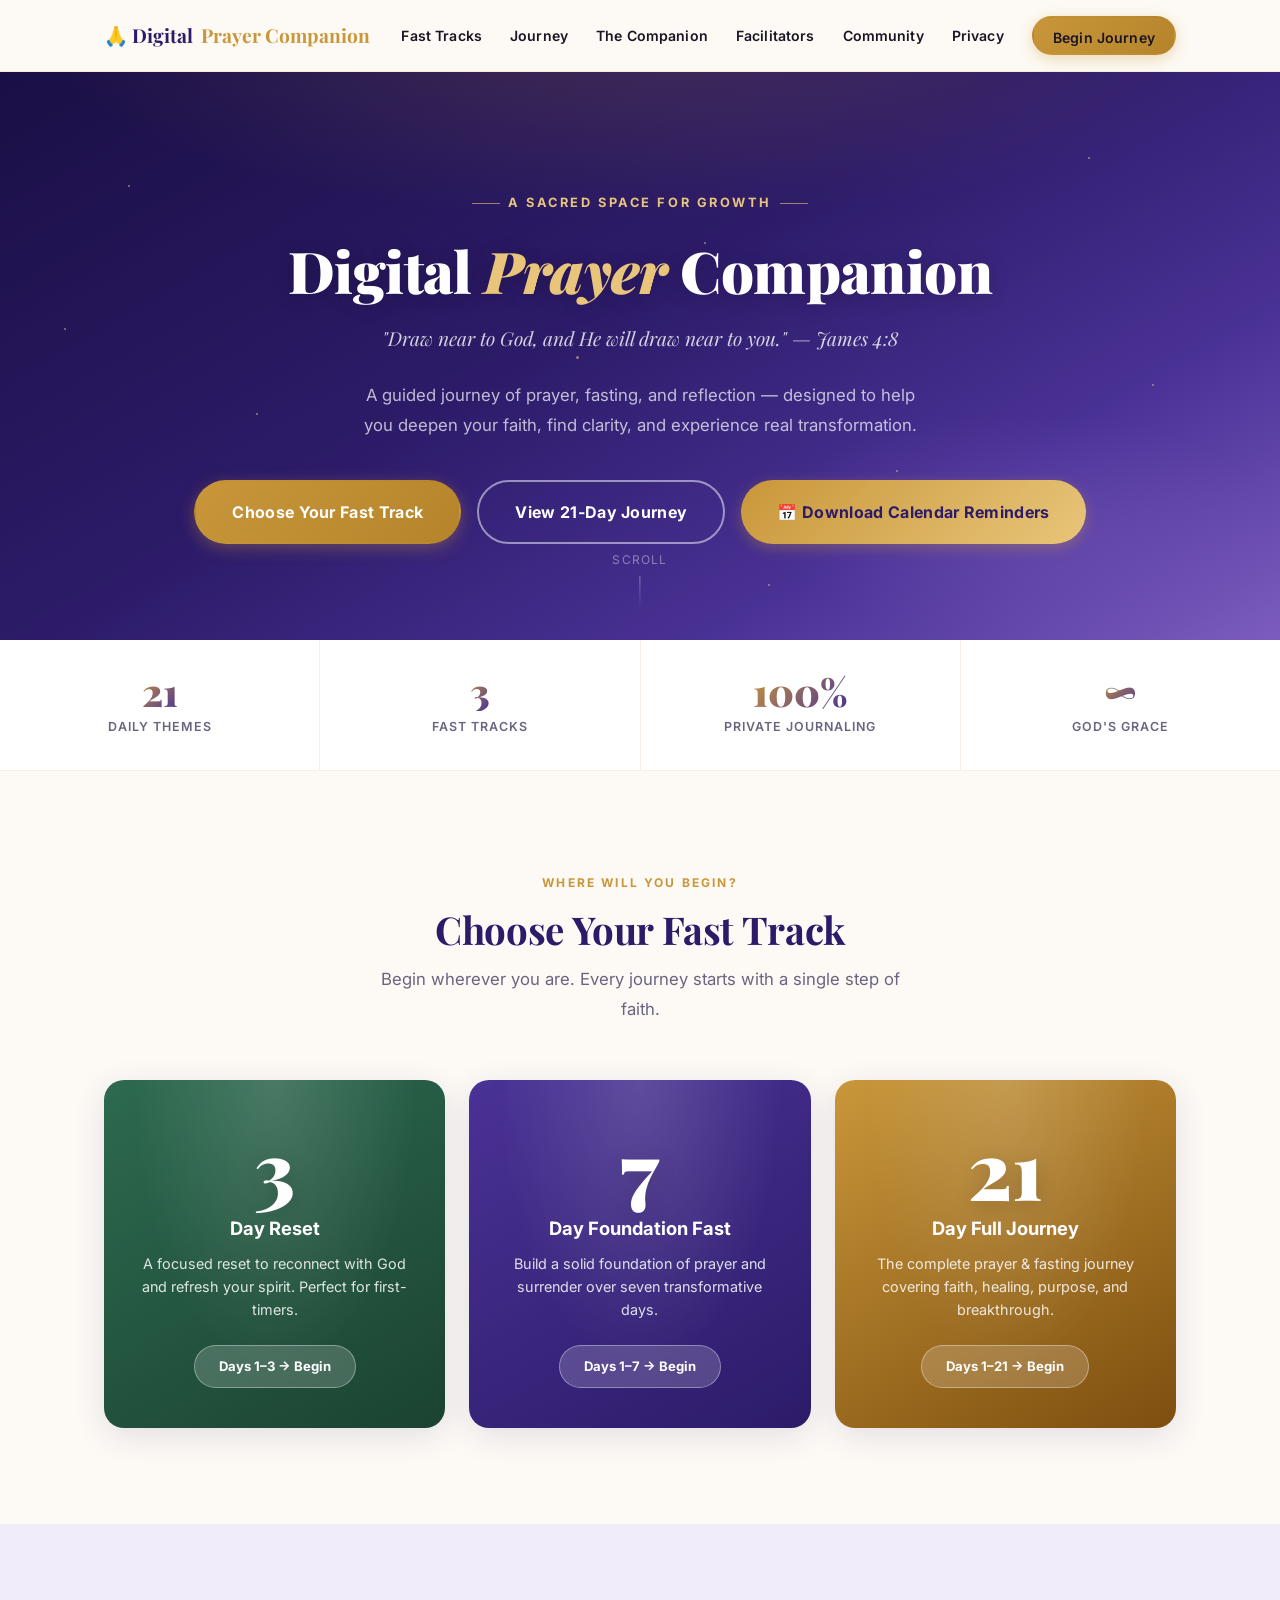
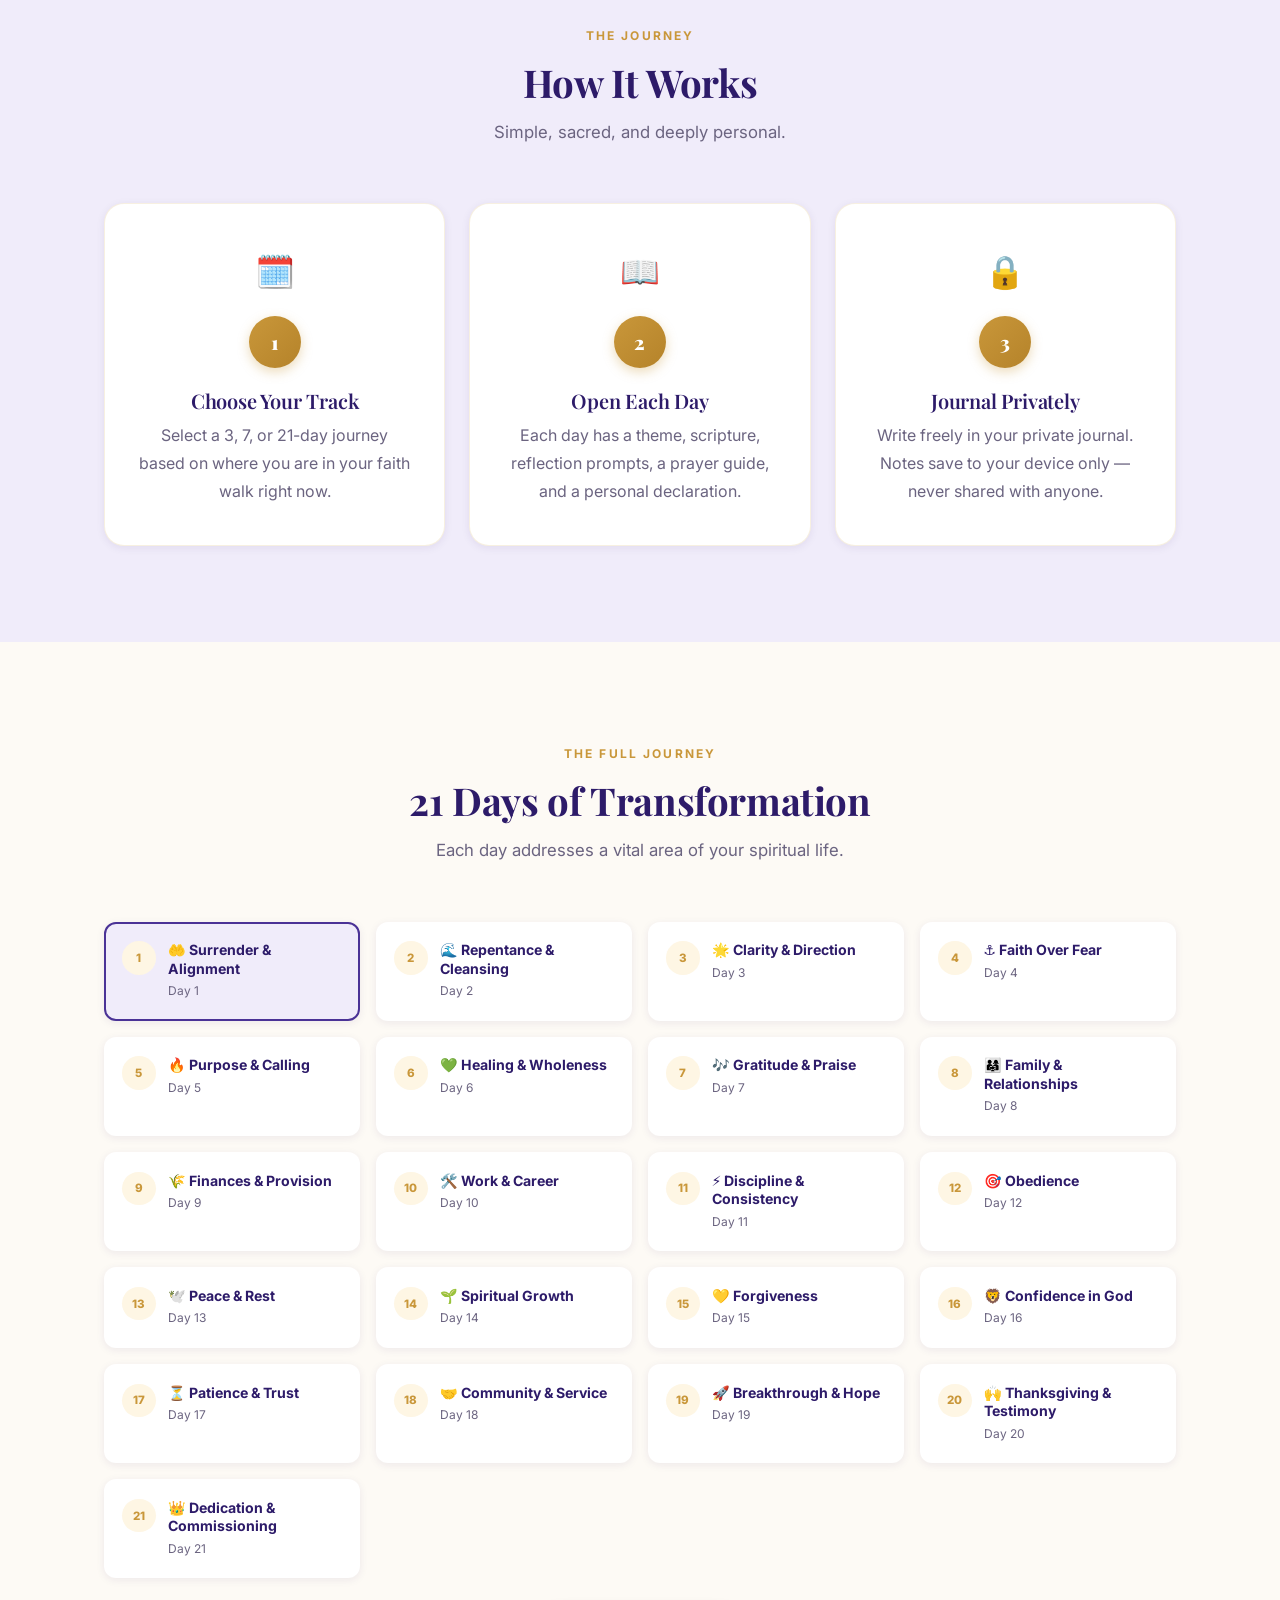
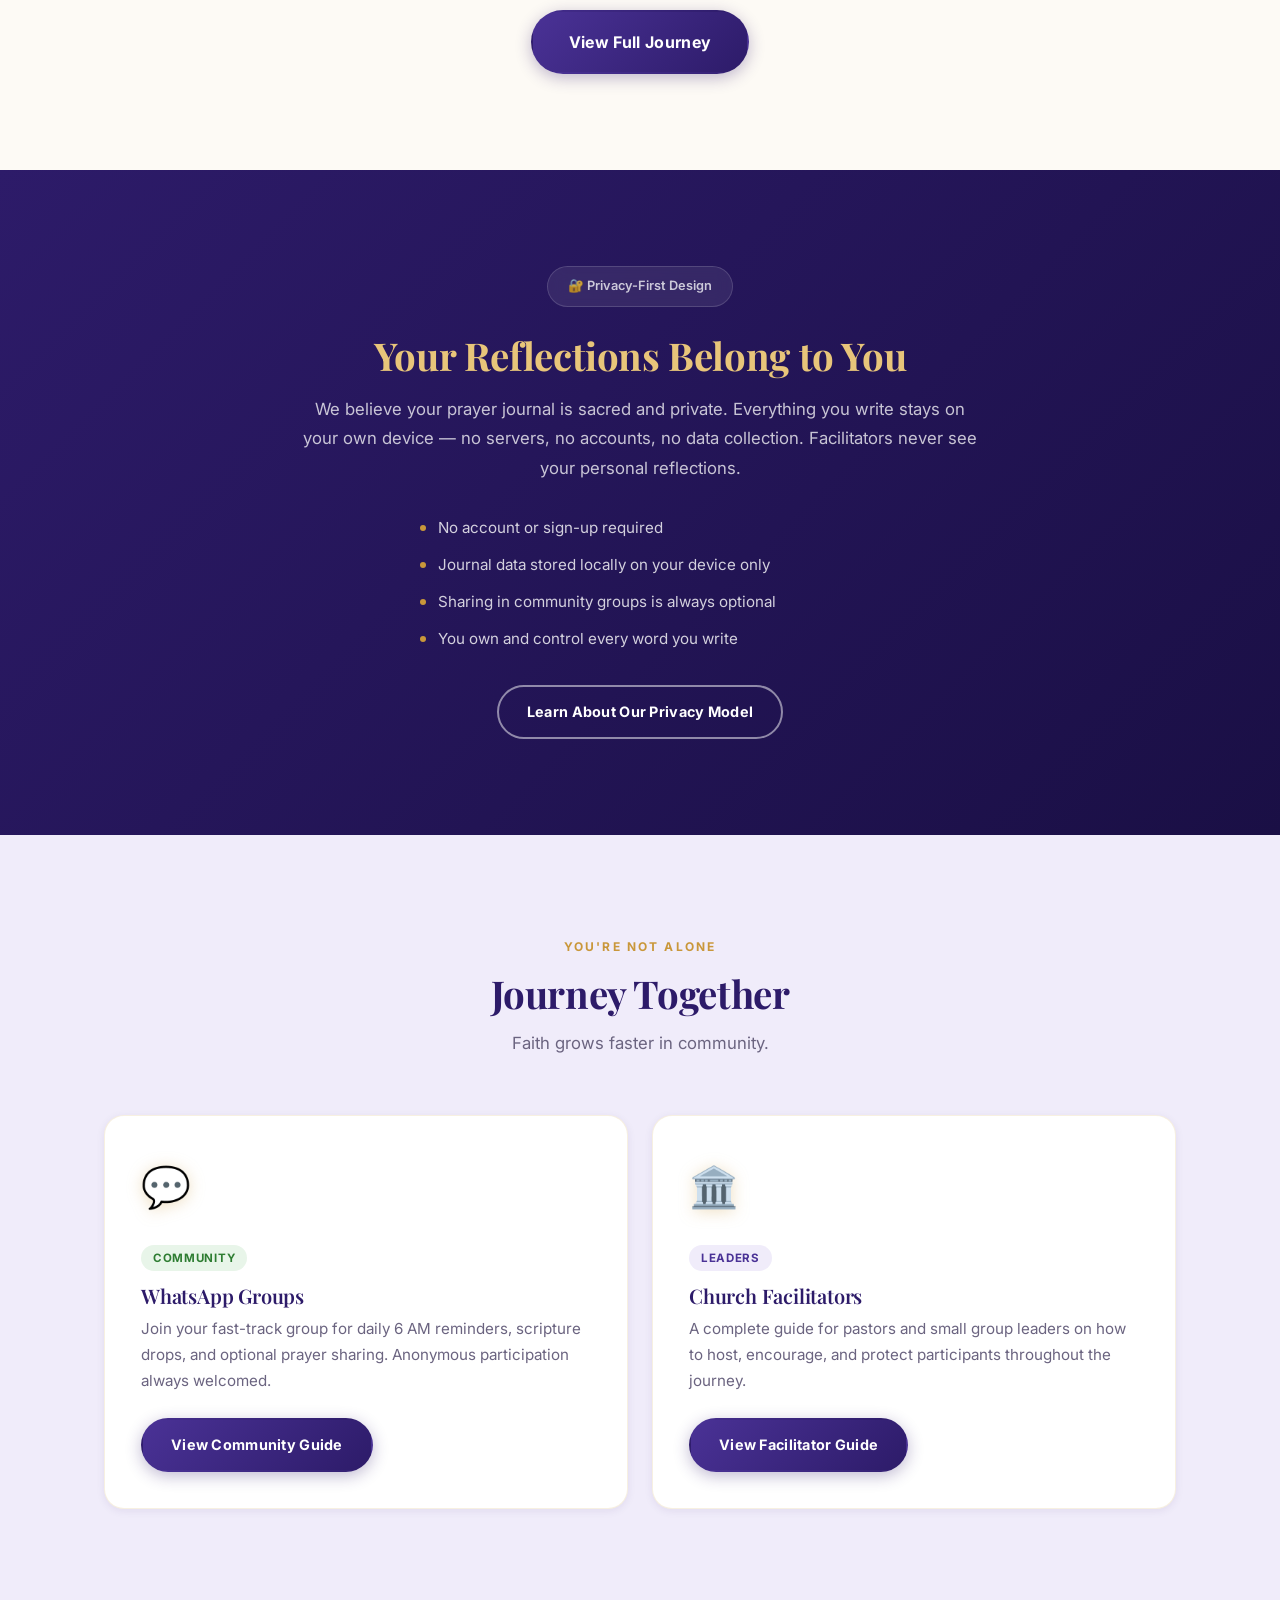
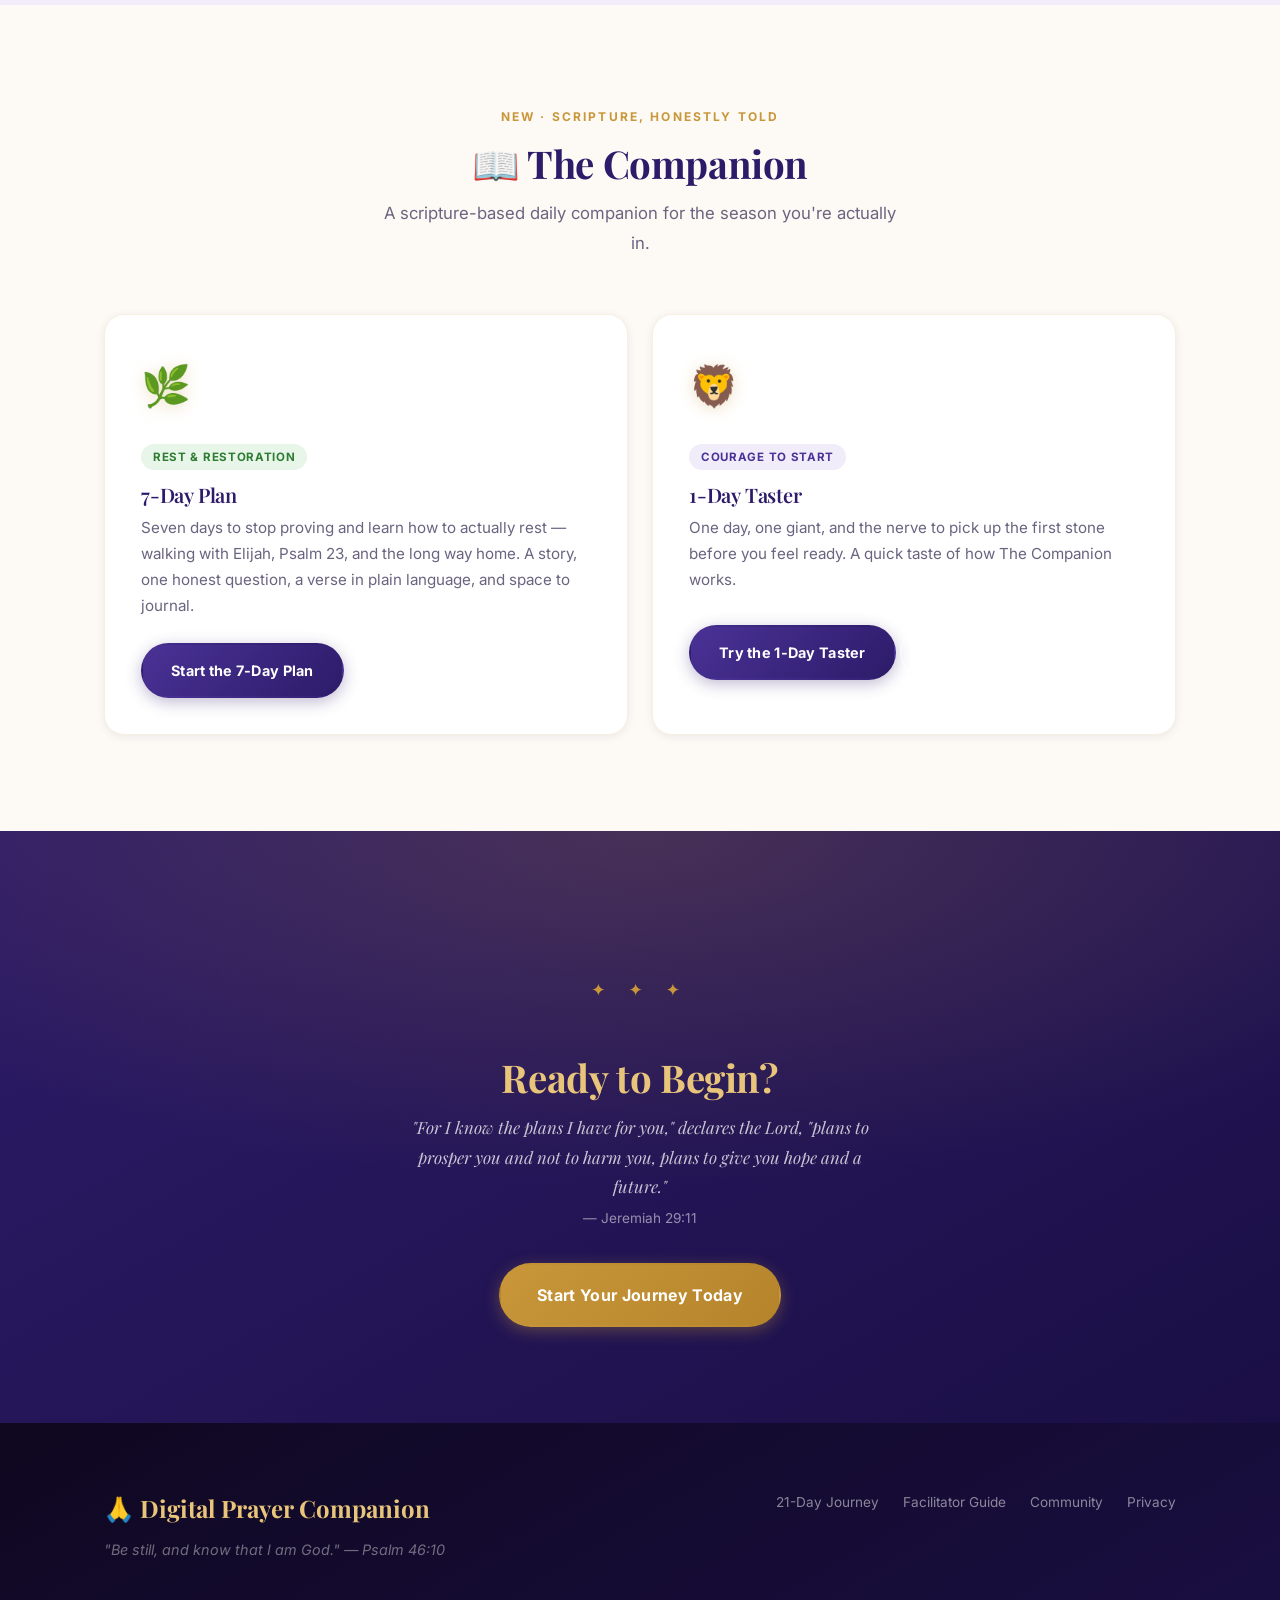
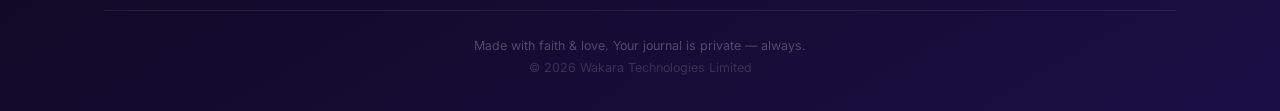
<file: index.html>
<!DOCTYPE html>
<html lang="en">
<head>
  <meta charset="UTF-8" />
  <meta name="viewport" content="width=device-width, initial-scale=1.0" />
  <title>Digital Prayer Companion — A Guided Journey of Prayer, Reflection & Transformation</title>
  <meta name="description" content="Join a guided 3, 7, or 21-day prayer and fasting journey with daily scriptures, reflections, and private journaling." />
  <link rel="stylesheet" href="style.css" />
  <link rel="icon" href="data:image/svg+xml,<svg xmlns='http://www.w3.org/2000/svg' viewBox='0 0 100 100'><text y='.9em' font-size='90'>🙏</text></svg>" />
  <!-- Google Analytics 4 -->
  <script async src="https://www.googletagmanager.com/gtag/js?id=G-9NB6XP5T39"></script>
  <script>
    window.dataLayer = window.dataLayer || [];
    function gtag(){dataLayer.push(arguments);}
    gtag('js', new Date());
    gtag('config', 'G-9NB6XP5T39');
  </script>
</head>
<body>

<nav class="nav" id="nav">
  <div class="container nav__inner">
    <a href="index.html" class="nav__logo">🙏 Digital <span class="logo-dot">Prayer Companion</span></a>
    <button class="nav__toggle" aria-label="Toggle menu">☰</button>
    <ul class="nav__links">
      <li><a href="#fast-tracks">Fast Tracks</a></li>
      <li><a href="journey.html">Journey</a></li>
      <li><a href="companion.html">The Companion</a></li>
      <li><a href="facilitator.html">Facilitators</a></li>
      <li><a href="community.html">Community</a></li>
      <li><a href="privacy.html">Privacy</a></li>
      <li><a href="journey.html" class="btn btn--primary btn--sm">Begin Journey</a></li>
    </ul>
  </div>
</nav>

<!-- ── Hero ── -->
<header class="hero">
  <div class="hero__bg"></div>
  <div class="hero__particles">
    <span></span><span></span><span></span><span></span><span></span>
    <span></span><span></span><span></span><span></span><span></span>
  </div>
  <div class="container hero__content">
    <div class="hero__eyebrow">A Sacred Space for Growth</div>
    <h1>Digital <em>Prayer</em> Companion</h1>
    <p class="hero__sub">"Draw near to God, and He will draw near to you." — James 4:8</p>
    <p class="hero__desc">A guided journey of prayer, fasting, and reflection — designed to help you deepen your faith, find clarity, and experience real transformation.</p>
    <div class="hero__actions">
      <a href="#fast-tracks" class="btn btn--primary btn--lg">Choose Your Fast Track</a>
      <a href="journey.html" class="btn btn--outline btn--lg">View 21-Day Journey</a>
      <button class="btn btn--gold btn--lg" data-modal-open="calendar-modal">📅 Download Calendar Reminders</button>
    </div>
  </div>
  <div class="hero__scroll">Scroll</div>
</header>

<!-- ── Stats ── -->
<div class="stats-bar">
  <div class="stats-bar__inner">
    <div class="stat-item fade-up"><div class="stat-item__num">21</div><div class="stat-item__label">Daily Themes</div></div>
    <div class="stat-item fade-up"><div class="stat-item__num">3</div><div class="stat-item__label">Fast Tracks</div></div>
    <div class="stat-item fade-up"><div class="stat-item__num">100%</div><div class="stat-item__label">Private Journaling</div></div>
    <div class="stat-item fade-up"><div class="stat-item__num">∞</div><div class="stat-item__label">God's Grace</div></div>
  </div>
</div>

<!-- ── Fast Tracks ── -->
<section class="section" id="fast-tracks">
  <div class="container">
    <div class="section-header fade-up">
      <div class="section-header__eyebrow">Where Will You Begin?</div>
      <h2>Choose Your Fast Track</h2>
      <p>Begin wherever you are. Every journey starts with a single step of faith.</p>
    </div>
    <div class="cards cards--3">
      <a href="journey.html?track=3" class="track-card track-card--3 fade-up" data-track="3">
        <div class="track-card__days">3</div>
        <div class="track-card__label">Day Reset</div>
        <div class="track-card__desc">A focused reset to reconnect with God and refresh your spirit. Perfect for first-timers.</div>
        <span class="track-card__cta">Days 1–3 → Begin</span>
      </a>
      <a href="journey.html?track=7" class="track-card track-card--7 fade-up" data-track="7">
        <div class="track-card__days">7</div>
        <div class="track-card__label">Day Foundation Fast</div>
        <div class="track-card__desc">Build a solid foundation of prayer and surrender over seven transformative days.</div>
        <span class="track-card__cta">Days 1–7 → Begin</span>
      </a>
      <a href="journey.html?track=21" class="track-card track-card--21 fade-up" data-track="21">
        <div class="track-card__days">21</div>
        <div class="track-card__label">Day Full Journey</div>
        <div class="track-card__desc">The complete prayer &amp; fasting journey covering faith, healing, purpose, and breakthrough.</div>
        <span class="track-card__cta">Days 1–21 → Begin</span>
      </a>
    </div>
  </div>
</section>

<!-- ── How It Works ── -->
<section class="section section--alt">
  <div class="container">
    <div class="section-header fade-up">
      <div class="section-header__eyebrow">The Journey</div>
      <h2>How It Works</h2>
      <p>Simple, sacred, and deeply personal.</p>
    </div>
    <div class="steps">
      <div class="step fade-up">
        <span class="step__icon">🗓️</span>
        <div class="step__num">1</div>
        <h3>Choose Your Track</h3>
        <p>Select a 3, 7, or 21-day journey based on where you are in your faith walk right now.</p>
      </div>
      <div class="step fade-up">
        <span class="step__icon">📖</span>
        <div class="step__num">2</div>
        <h3>Open Each Day</h3>
        <p>Each day has a theme, scripture, reflection prompts, a prayer guide, and a personal declaration.</p>
      </div>
      <div class="step fade-up">
        <span class="step__icon">🔒</span>
        <div class="step__num">3</div>
        <h3>Journal Privately</h3>
        <p>Write freely in your private journal. Notes save to your device only — never shared with anyone.</p>
      </div>
    </div>
  </div>
</section>

<!-- ── Journey Preview ── -->
<section class="section">
  <div class="container">
    <div class="section-header fade-up">
      <div class="section-header__eyebrow">The Full Journey</div>
      <h2>21 Days of Transformation</h2>
      <p>Each day addresses a vital area of your spiritual life.</p>
    </div>
    <div class="journey-grid" id="journey-preview"></div>
    <div class="text-center mt-2 fade-up">
      <a href="journey.html" class="btn btn--purple btn--lg">View Full Journey</a>
    </div>
  </div>
</section>

<!-- ── Privacy ── -->
<section class="section section--dark">
  <div class="container">
    <div style="max-width:680px;margin:0 auto;text-align:center">
      <div class="privacy-badge fade-up">🔐 Privacy-First Design</div>
      <h2 class="fade-up">Your Reflections Belong to You</h2>
      <p class="fade-up" style="margin:1rem 0 2rem;font-size:1.05rem">We believe your prayer journal is sacred and private. Everything you write stays on your own device — no servers, no accounts, no data collection. Facilitators never see your personal reflections.</p>
      <ul class="feature-list fade-up" style="text-align:left;max-width:440px;margin:0 auto 2rem">
        <li style="color:rgba(255,255,255,.8)">No account or sign-up required</li>
        <li style="color:rgba(255,255,255,.8)">Journal data stored locally on your device only</li>
        <li style="color:rgba(255,255,255,.8)">Sharing in community groups is always optional</li>
        <li style="color:rgba(255,255,255,.8)">You own and control every word you write</li>
      </ul>
      <a href="privacy.html" class="btn btn--outline fade-up">Learn About Our Privacy Model</a>
    </div>
  </div>
</section>

<!-- ── Community ── -->
<section class="section section--alt">
  <div class="container">
    <div class="section-header fade-up">
      <div class="section-header__eyebrow">You're Not Alone</div>
      <h2>Journey Together</h2>
      <p>Faith grows faster in community.</p>
    </div>
    <div class="cards cards--2">
      <div class="card fade-up">
        <span class="card__icon">💬</span>
        <div class="card__tag tag--green">Community</div>
        <h3>WhatsApp Groups</h3>
        <p>Join your fast-track group for daily 6 AM reminders, scripture drops, and optional prayer sharing. Anonymous participation always welcomed.</p>
        <a href="community.html" class="btn btn--purple">View Community Guide</a>
      </div>
      <div class="card fade-up">
        <span class="card__icon">🏛️</span>
        <div class="card__tag tag--purple">Leaders</div>
        <h3>Church Facilitators</h3>
        <p>A complete guide for pastors and small group leaders on how to host, encourage, and protect participants throughout the journey.</p>
        <a href="facilitator.html" class="btn btn--purple">View Facilitator Guide</a>
      </div>
    </div>
  </div>
</section>

<!-- ── The Companion ── -->
<section class="section">
  <div class="container">
    <div class="section-header fade-up">
      <div class="section-header__eyebrow">New · Scripture, Honestly Told</div>
      <h2>📖 The Companion</h2>
      <p>A scripture-based daily companion for the season you're actually in.</p>
    </div>
    <div class="cards cards--2">
      <div class="card fade-up">
        <span class="card__icon">🌿</span>
        <div class="card__tag tag--green">Rest &amp; Restoration</div>
        <h3>7-Day Plan</h3>
        <p>Seven days to stop proving and learn how to actually rest — walking with Elijah, Psalm 23, and the long way home. A story, one honest question, a verse in plain language, and space to journal.</p>
        <a href="companion.html?plan=rest7" class="btn btn--purple">Start the 7-Day Plan</a>
      </div>
      <div class="card fade-up">
        <span class="card__icon">🦁</span>
        <div class="card__tag tag--purple">Courage to Start</div>
        <h3>1-Day Taster</h3>
        <p>One day, one giant, and the nerve to pick up the first stone before you feel ready. A quick taste of how The Companion works.</p>
        <a href="companion.html?plan=courage1" class="btn btn--purple">Try the 1-Day Taster</a>
        <a href="companion.html" class="btn btn--outline" style="margin-top:.5rem">See all plans</a>
      </div>
    </div>
  </div>
</section>

<!-- ── CTA ── -->
<section class="section" style="background:linear-gradient(150deg,var(--purple) 0%,#1a0f45 100%);color:var(--white);text-align:center;position:relative;overflow:hidden">
  <div style="position:absolute;inset:0;background:radial-gradient(ellipse 70% 60% at 50% 0%,rgba(201,151,58,.2),transparent);pointer-events:none"></div>
  <div class="container" style="position:relative;z-index:1">
    <div class="ornament fade-up">✦ ✦ ✦</div>
    <h2 style="color:var(--gold-light)" class="fade-up">Ready to Begin?</h2>
    <p class="fade-up" style="color:rgba(255,255,255,.75);font-size:1.05rem;max-width:500px;margin:.75rem auto 2rem;font-style:italic;font-family:var(--serif)">"For I know the plans I have for you," declares the Lord, "plans to prosper you and not to harm you, plans to give you hope and a future."<br><span style="font-size:.85rem;font-style:normal;font-family:var(--sans);opacity:.7">— Jeremiah 29:11</span></p>
    <a href="journey.html" class="btn btn--primary btn--lg fade-up">Start Your Journey Today</a>
  </div>
</section>

<footer class="footer">
  <div class="container">
    <div class="footer__inner">
      <div class="footer__brand">
        <div class="footer__logo">🙏 Digital Prayer Companion</div>
        <p class="footer__tagline">"Be still, and know that I am God." — Psalm 46:10</p>
      </div>
      <ul class="footer__links">
        <li><a href="journey.html">21-Day Journey</a></li>
        <li><a href="facilitator.html">Facilitator Guide</a></li>
        <li><a href="community.html">Community</a></li>
        <li><a href="privacy.html">Privacy</a></li>
      </ul>
    </div>
    <div class="footer__bottom">Made with faith &amp; love. Your journal is private — always.<br><span style="font-size:.78rem;opacity:.6">&copy; <script>document.write(new Date().getFullYear())</script> <a href="https://wakaratech.com" target="_blank" rel="noopener" style="color:inherit">Wakara Technologies Limited</a></span></div>
  </div>
</footer>

<!-- ── Calendar Modal ── -->
<div class="modal-overlay" id="calendar-modal">
  <div class="modal">
    <button class="modal__close" data-modal-close="calendar-modal" aria-label="Close">✕</button>
    <div class="modal__icon">📅</div>
    <h2 class="modal__title">Download Calendar Reminders</h2>
    <p class="modal__desc">Get daily 6 AM prayer reminders added straight to your Google Calendar or Apple Calendar.</p>
    <form id="calendar-form" class="cal-form" novalidate>
      <div class="cal-form__row">
        <label class="cal-form__label" for="cal-name">Your Name</label>
        <input class="cal-form__input" id="cal-name" name="name" type="text" placeholder="e.g. Grace Johnson" required />
      </div>
      <div class="cal-form__row">
        <label class="cal-form__label" for="cal-email">Email Address</label>
        <input class="cal-form__input" id="cal-email" name="email" type="email" placeholder="your@email.com" required />
      </div>
      <div class="cal-form__row">
        <label class="cal-form__label" for="cal-track">Fast Track</label>
        <select class="cal-form__input" id="cal-track" name="track">
          <option value="3">3-Day Reset</option>
          <option value="7">7-Day Foundation Fast</option>
          <option value="21" selected>21-Day Full Journey</option>
        </select>
      </div>
      <div class="cal-form__row">
        <label class="cal-form__label" for="cal-date">Start Date</label>
        <input class="cal-form__input" id="cal-date" name="start_date" type="date" required />
      </div>
      <button type="submit" class="btn btn--primary btn--lg cal-submit-btn" style="width:100%;margin-top:.5rem">Download My Calendar</button>
      <p class="cal-form__note">🔒 Your info is only used to personalise your calendar file. We never spam.</p>
    </form>
  </div>
</div>

<script src="app.js"></script>
<script>
// Set today as default start date
const calDate = document.getElementById('cal-date');
if (calDate) calDate.valueAsDate = new Date();
</script>
<script>
const DAYS = [
  { num: 1,  title: "Surrender & Alignment",    emoji: "🤲" },
  { num: 2,  title: "Repentance & Cleansing",   emoji: "🌊" },
  { num: 3,  title: "Clarity & Direction",      emoji: "🌟" },
  { num: 4,  title: "Faith Over Fear",          emoji: "⚓" },
  { num: 5,  title: "Purpose & Calling",        emoji: "🔥" },
  { num: 6,  title: "Healing & Wholeness",      emoji: "💚" },
  { num: 7,  title: "Gratitude & Praise",       emoji: "🎶" },
  { num: 8,  title: "Family & Relationships",   emoji: "👨‍👩‍👧" },
  { num: 9,  title: "Finances & Provision",     emoji: "🌾" },
  { num: 10, title: "Work & Career",            emoji: "🛠️" },
  { num: 11, title: "Discipline & Consistency", emoji: "⚡" },
  { num: 12, title: "Obedience",                emoji: "🎯" },
  { num: 13, title: "Peace & Rest",             emoji: "🕊️" },
  { num: 14, title: "Spiritual Growth",         emoji: "🌱" },
  { num: 15, title: "Forgiveness",              emoji: "💛" },
  { num: 16, title: "Confidence in God",        emoji: "🦁" },
  { num: 17, title: "Patience & Trust",         emoji: "⏳" },
  { num: 18, title: "Community & Service",      emoji: "🤝" },
  { num: 19, title: "Breakthrough & Hope",      emoji: "🚀" },
  { num: 20, title: "Thanksgiving & Testimony", emoji: "🙌" },
  { num: 21, title: "Dedication & Commissioning", emoji: "👑" },
];
const grid = document.getElementById('journey-preview');
if (grid) {
  DAYS.forEach(d => {
    const a = document.createElement('a');
    a.href = `day.html?day=${d.num}`;
    a.className = 'day-card fade-up';
    a.dataset.day = d.num;
    a.innerHTML = `<div class="day-card__num">${d.num}</div><div><div class="day-card__title">${d.emoji} ${d.title}</div><div class="day-card__sub">Day ${d.num}</div></div>`;
    grid.appendChild(a);
  });
  updateJourneyProgress();
}
</script>
</body>
</html>
</file>
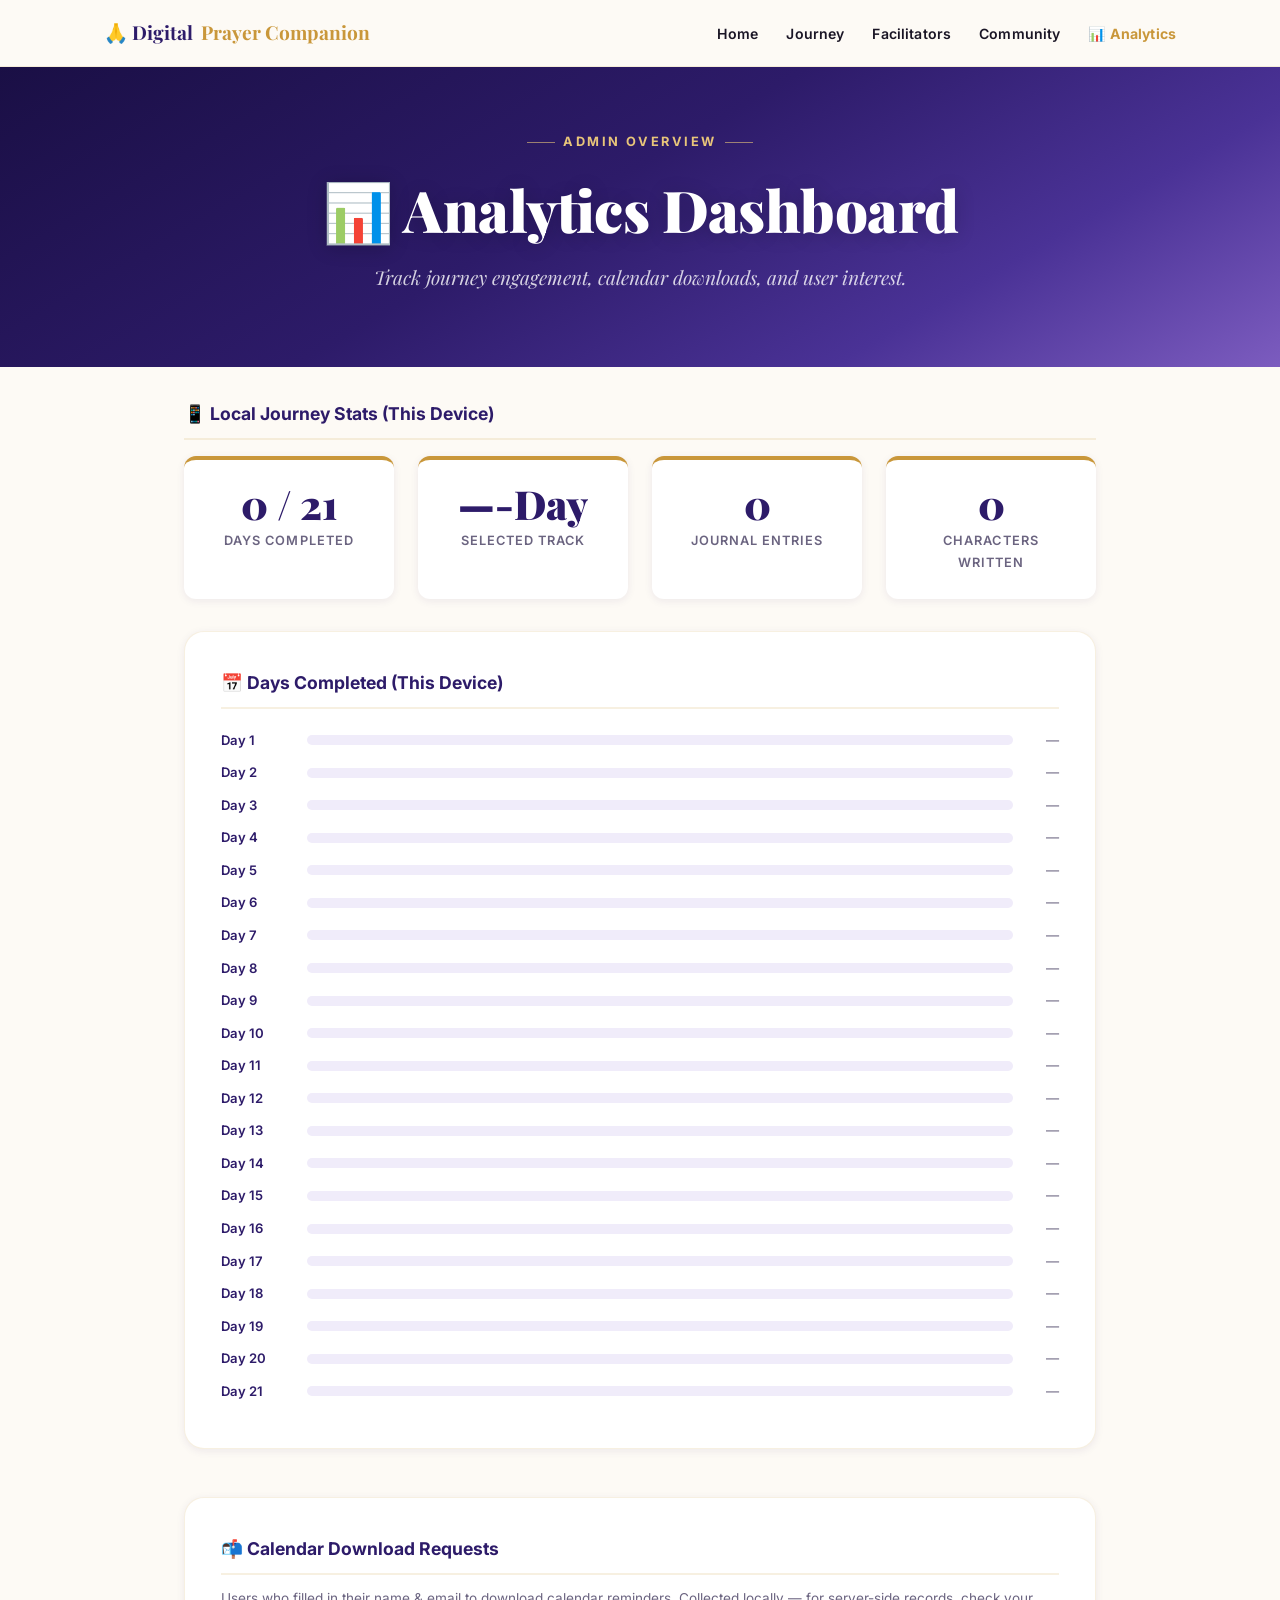
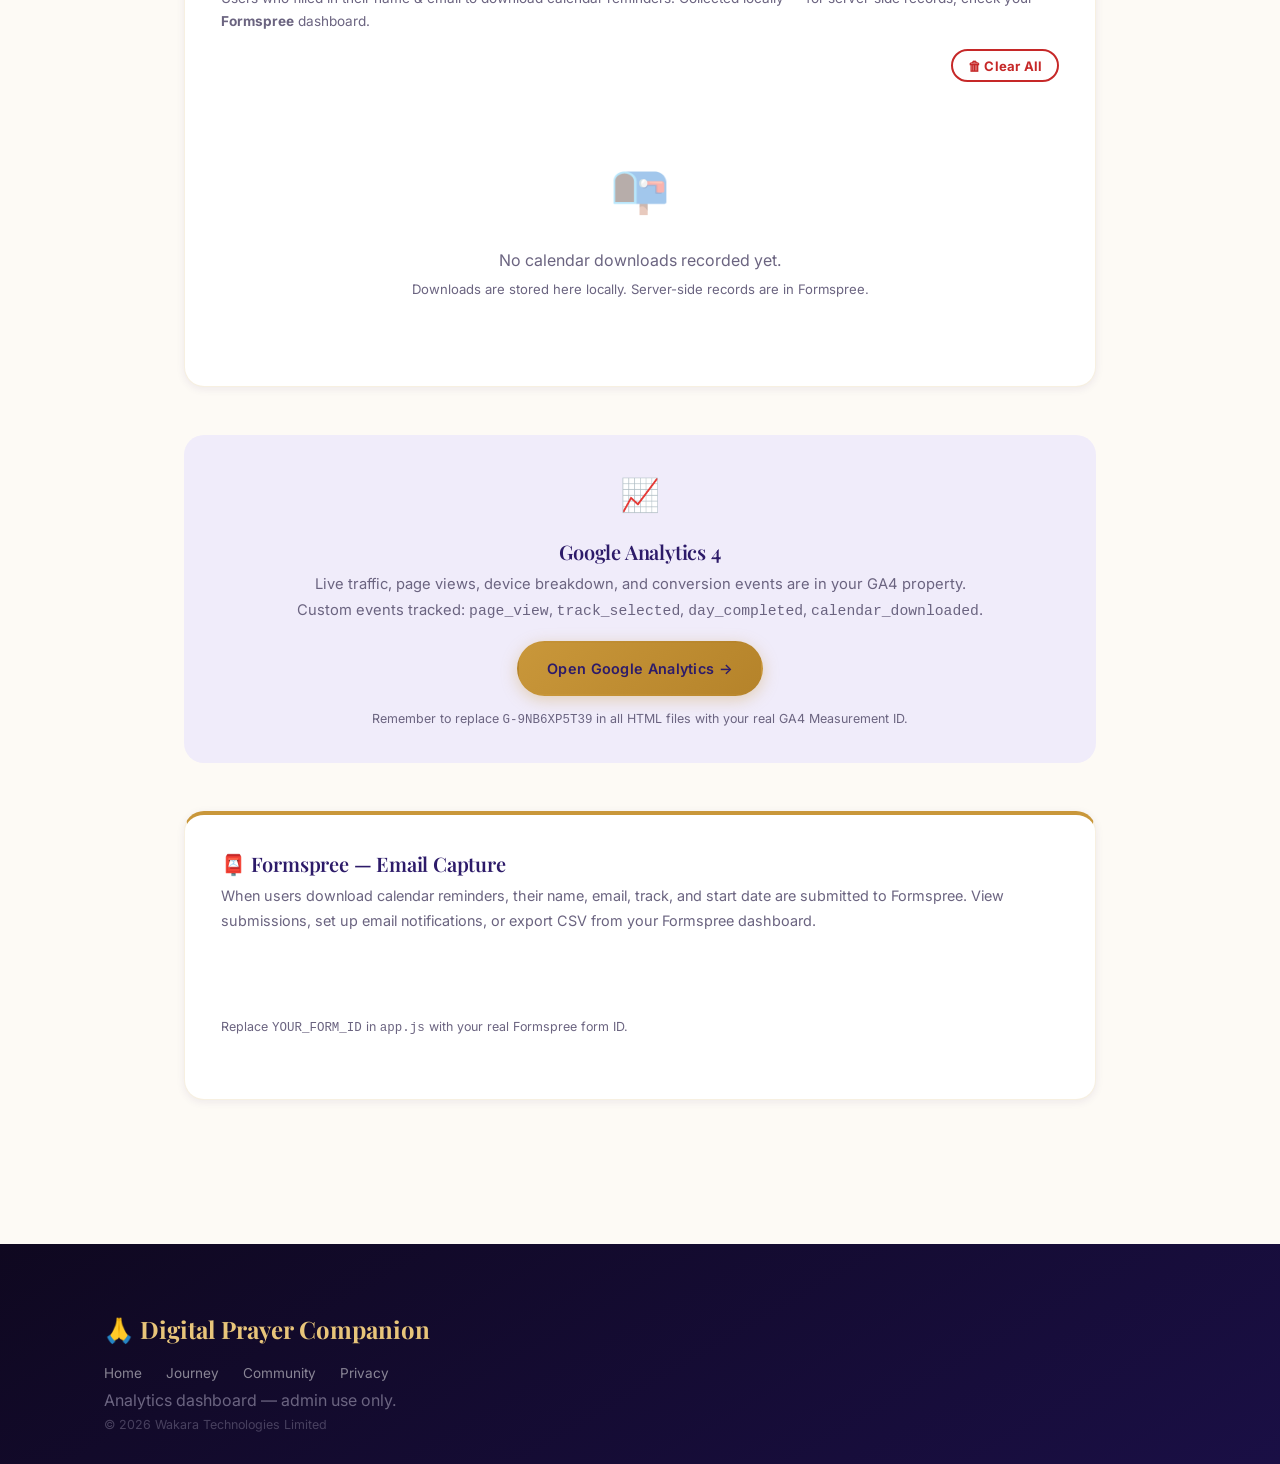
<file: analytics.html>
<!DOCTYPE html>
<html lang="en">
<head>
  <meta charset="UTF-8" />
  <meta name="viewport" content="width=device-width, initial-scale=1.0" />
  <title>Analytics Dashboard — Digital Prayer Companion</title>
  <link rel="stylesheet" href="style.css" />
  <link rel="icon" href="data:image/svg+xml,<svg xmlns='http://www.w3.org/2000/svg' viewBox='0 0 100 100'><text y='.9em' font-size='90'>🙏</text></svg>" />
  <script async src="https://www.googletagmanager.com/gtag/js?id=G-9NB6XP5T39"></script>
  <script>
    window.dataLayer = window.dataLayer || [];
    function gtag(){dataLayer.push(arguments);}
    gtag('js', new Date());
    gtag('config', 'G-9NB6XP5T39');
  </script>
  <style>
    .analytics-grid { display: grid; grid-template-columns: repeat(auto-fit, minmax(200px, 1fr)); gap: 1.5rem; margin-bottom: 2rem; }
    .metric-card { background: var(--white); border-radius: var(--radius-sm); padding: 1.5rem; box-shadow: var(--shadow-sm); border-top: 4px solid var(--gold); text-align: center; }
    .metric-card__num { font-family: var(--serif); font-size: 2.5rem; font-weight: 900; color: var(--purple); line-height: 1; }
    .metric-card__label { font-size: .8rem; font-weight: 600; color: var(--text-muted); text-transform: uppercase; letter-spacing: .08em; margin-top: .4rem; }
    .day-bar { display: flex; align-items: center; gap: 1rem; margin-bottom: .6rem; }
    .day-bar__label { width: 70px; font-size: .82rem; font-weight: 600; color: var(--purple); flex-shrink: 0; }
    .day-bar__track { flex: 1; background: var(--purple-pale); border-radius: 50px; height: 10px; overflow: hidden; }
    .day-bar__fill { height: 100%; background: linear-gradient(90deg, var(--purple-mid), var(--gold)); border-radius: 50px; transition: width .6s ease; }
    .day-bar__count { width: 30px; text-align: right; font-size: .82rem; color: var(--text-muted); }
    .ga-embed { background: var(--purple-pale); border-radius: var(--radius); padding: 2rem; text-align: center; }
    .ga-embed a { color: var(--purple); font-weight: 600; }
    .section-title { font-size: 1.1rem; font-weight: 700; color: var(--purple); margin-bottom: 1rem; border-bottom: 2px solid var(--border); padding-bottom: .5rem; }
    .track-pills { display: flex; gap: .75rem; flex-wrap: wrap; margin-bottom: 1rem; }
    .track-pill { padding: .35rem .9rem; border-radius: 50px; font-size: .8rem; font-weight: 700; }
    .track-pill--3  { background: #dcfce7; color: #15803d; }
    .track-pill--7  { background: var(--purple-pale); color: var(--purple-mid); }
    .track-pill--21 { background: var(--gold-pale); color: #92400e; }
    .subscribers-table { width: 100%; border-collapse: collapse; font-size: .88rem; }
    .subscribers-table th { background: var(--purple-pale); padding: .6rem 1rem; text-align: left; font-size: .78rem; font-weight: 700; color: var(--purple); text-transform: uppercase; letter-spacing: .06em; }
    .subscribers-table td { padding: .6rem 1rem; border-bottom: 1px solid var(--border); }
    .subscribers-table tr:last-child td { border-bottom: none; }
    .empty-state { text-align: center; padding: 3rem; color: var(--text-muted); }
    .empty-state__icon { font-size: 3rem; display: block; margin-bottom: 1rem; opacity: .4; }
    .badge { display: inline-block; padding: .2rem .6rem; border-radius: 50px; font-size: .72rem; font-weight: 700; }
    .badge--3  { background: #dcfce7; color: #15803d; }
    .badge--7  { background: var(--purple-pale); color: var(--purple-mid); }
    .badge--21 { background: var(--gold-pale); color: #92400e; }
    .export-row { display: flex; gap: 1rem; justify-content: flex-end; margin-bottom: 1rem; flex-wrap: wrap; }
  </style>
</head>
<body>

<nav class="nav" id="nav">
  <div class="container nav__inner">
    <a href="index.html" class="nav__logo">🙏 Digital <span class="logo-dot">Prayer Companion</span></a>
    <button class="nav__toggle" aria-label="Toggle menu">☰</button>
    <ul class="nav__links">
      <li><a href="index.html">Home</a></li>
      <li><a href="journey.html">Journey</a></li>
      <li><a href="facilitator.html">Facilitators</a></li>
      <li><a href="community.html">Community</a></li>
      <li><a href="analytics.html" style="color:var(--gold);font-weight:700">📊 Analytics</a></li>
    </ul>
  </div>
</nav>

<header class="hero" style="padding:3.5rem 0 3rem">
  <div class="container">
    <div class="hero__eyebrow">Admin Overview</div>
    <h1>📊 Analytics Dashboard</h1>
    <p class="hero__sub">Track journey engagement, calendar downloads, and user interest.</p>
  </div>
</header>

<section class="section" style="padding-top:2rem">
  <div class="container" style="max-width:960px">

    <!-- Local stats -->
    <div class="section-title">📱 Local Journey Stats (This Device)</div>
    <div class="analytics-grid" id="local-stats"></div>

    <!-- Days completion breakdown -->
    <div class="card mb-3">
      <div class="section-title" style="margin-bottom:1.25rem">📅 Days Completed (This Device)</div>
      <div id="days-breakdown"></div>
    </div>

    <!-- Calendar subscribers -->
    <div class="card mb-3">
      <div class="section-title" style="margin-bottom:.75rem">📬 Calendar Download Requests</div>
      <p style="font-size:.85rem;color:var(--text-muted);margin-bottom:1rem">Users who filled in their name &amp; email to download calendar reminders. Collected locally — for server-side records, check your <strong>Formspree</strong> dashboard.</p>
      <div class="export-row">
        <button class="btn btn--outline" style="font-size:.82rem;padding:.4rem .9rem" onclick="exportCSV()">⬇ Export CSV</button>
        <button class="btn btn--outline" style="font-size:.82rem;padding:.4rem .9rem;color:#c62828;border-color:#c62828" onclick="clearSubscribers()">🗑 Clear All</button>
      </div>
      <div id="subscribers-section"></div>
    </div>

    <!-- GA4 link -->
    <div class="ga-embed mb-3">
      <span style="font-size:2rem;display:block;margin-bottom:1rem">📈</span>
      <h3 style="margin-bottom:.5rem">Google Analytics 4</h3>
      <p style="color:var(--text-muted);font-size:.92rem;margin-bottom:1rem">Live traffic, page views, device breakdown, and conversion events are in your GA4 property.<br>Custom events tracked: <code>page_view</code>, <code>track_selected</code>, <code>day_completed</code>, <code>calendar_downloaded</code>.</p>
      <a href="https://analytics.google.com" target="_blank" rel="noopener" class="btn btn--primary">Open Google Analytics →</a>
      <p style="font-size:.78rem;color:var(--text-muted);margin-top:.75rem">Remember to replace <code>G-9NB6XP5T39</code> in all HTML files with your real GA4 Measurement ID.</p>
    </div>

    <!-- Formspree link -->
    <div class="card mb-3" style="border-top:4px solid var(--gold)">
      <h3 style="margin-bottom:.5rem">📮 Formspree — Email Capture</h3>
      <p style="font-size:.9rem;color:var(--text-muted);margin-bottom:1rem">When users download calendar reminders, their name, email, track, and start date are submitted to Formspree. View submissions, set up email notifications, or export CSV from your Formspree dashboard.</p>
      <a href="https://formspree.io" target="_blank" rel="noopener" class="btn btn--outline">Open Formspree →</a>
      <p style="font-size:.78rem;color:var(--text-muted);margin-top:.75rem">Replace <code>YOUR_FORM_ID</code> in <code>app.js</code> with your real Formspree form ID.</p>
    </div>

  </div>
</section>

<footer class="footer">
  <div class="container">
    <div class="footer__logo">🙏 Digital Prayer Companion</div>
    <ul class="footer__links">
      <li><a href="index.html">Home</a></li>
      <li><a href="journey.html">Journey</a></li>
      <li><a href="community.html">Community</a></li>
      <li><a href="privacy.html">Privacy</a></li>
    </ul>
    <p class="footer__copy">Analytics dashboard — admin use only.</p>
    <p class="footer__copy" style="font-size:.78rem;opacity:.6">&copy; <script>document.write(new Date().getFullYear())</script> <a href="https://wakaratech.com" target="_blank" rel="noopener" style="color:inherit">Wakara Technologies Limited</a></p>
  </div>
</footer>

<script src="app.js"></script>
<script>
(function() {
  const data = loadData();

  // ── Local stats ──────────────────────────────────────
  let daysCompleted = 0;
  for (let i = 1; i <= 21; i++) { if (data[`day_done_${i}`]) daysCompleted++; }
  const track = data.selected_track || '—';
  const journalKeys = Object.keys(data).filter(k => k.startsWith('journal_'));
  let journalChars = journalKeys.reduce((n, k) => n + (data[k] || '').length, 0);

  const metrics = [
    { num: daysCompleted + ' / 21', label: 'Days Completed' },
    { num: track + '-Day', label: 'Selected Track' },
    { num: journalKeys.length, label: 'Journal Entries' },
    { num: journalChars > 999 ? (journalChars/1000).toFixed(1)+'k' : journalChars, label: 'Characters Written' },
  ];

  const statsEl = document.getElementById('local-stats');
  metrics.forEach(m => {
    statsEl.innerHTML += `<div class="metric-card"><div class="metric-card__num">${m.num}</div><div class="metric-card__label">${m.label}</div></div>`;
  });

  // ── Days breakdown ───────────────────────────────────
  const daysEl = document.getElementById('days-breakdown');
  let html = '';
  for (let i = 1; i <= 21; i++) {
    const done = !!data[`day_done_${i}`];
    html += `<div class="day-bar">
      <div class="day-bar__label">Day ${i}</div>
      <div class="day-bar__track"><div class="day-bar__fill" style="width:${done ? 100 : 0}%"></div></div>
      <div class="day-bar__count">${done ? '✔' : '—'}</div>
    </div>`;
  }
  daysEl.innerHTML = html || '<p style="color:var(--text-muted)">No days completed yet.</p>';

  // ── Subscribers ──────────────────────────────────────
  const SUBS_KEY = 'dpc_cal_subscribers';
  function getSubscribers() {
    try { return JSON.parse(localStorage.getItem(SUBS_KEY)) || []; } catch { return []; }
  }

  function renderSubscribers() {
    const subs = getSubscribers();
    const el = document.getElementById('subscribers-section');
    if (!subs.length) {
      el.innerHTML = `<div class="empty-state"><span class="empty-state__icon">📭</span><p>No calendar downloads recorded yet.<br><span style="font-size:.82rem">Downloads are stored here locally. Server-side records are in Formspree.</span></p></div>`;
      return;
    }
    let rows = subs.map(s => `<tr>
      <td>${s.date || '—'}</td>
      <td><strong>${s.name}</strong></td>
      <td>${s.email}</td>
      <td><span class="badge badge--${s.track}">${s.track}-Day</span></td>
      <td>${s.start_date || '—'}</td>
    </tr>`).join('');
    el.innerHTML = `<table class="subscribers-table">
      <thead><tr><th>Date</th><th>Name</th><th>Email</th><th>Track</th><th>Start</th></tr></thead>
      <tbody>${rows}</tbody>
    </table><p style="font-size:.78rem;color:var(--text-muted);margin-top:.75rem">Showing ${subs.length} record${subs.length!==1?'s':''}.</p>`;
  }

  window.exportCSV = function() {
    const subs = getSubscribers();
    if (!subs.length) { showToast('No subscribers to export.', 'info'); return; }
    const header = 'Date,Name,Email,Track,Start Date';
    const rows   = subs.map(s => `"${s.date||''}","${s.name}","${s.email}","${s.track}-Day","${s.start_date||''}"`);
    const csv    = [header, ...rows].join('\n');
    const blob   = new Blob([csv], { type: 'text/csv' });
    const url    = URL.createObjectURL(blob);
    const a      = document.createElement('a');
    a.href = url; a.download = 'prayer-companion-subscribers.csv';
    document.body.appendChild(a); a.click(); document.body.removeChild(a);
    URL.revokeObjectURL(url);
  };

  window.clearSubscribers = function() {
    if (!confirm('Delete all local subscriber records? This cannot be undone.')) return;
    localStorage.removeItem(SUBS_KEY);
    renderSubscribers();
    showToast('Records cleared.', 'info');
  };

  renderSubscribers();
})();
</script>
</body>
</html>
</file>
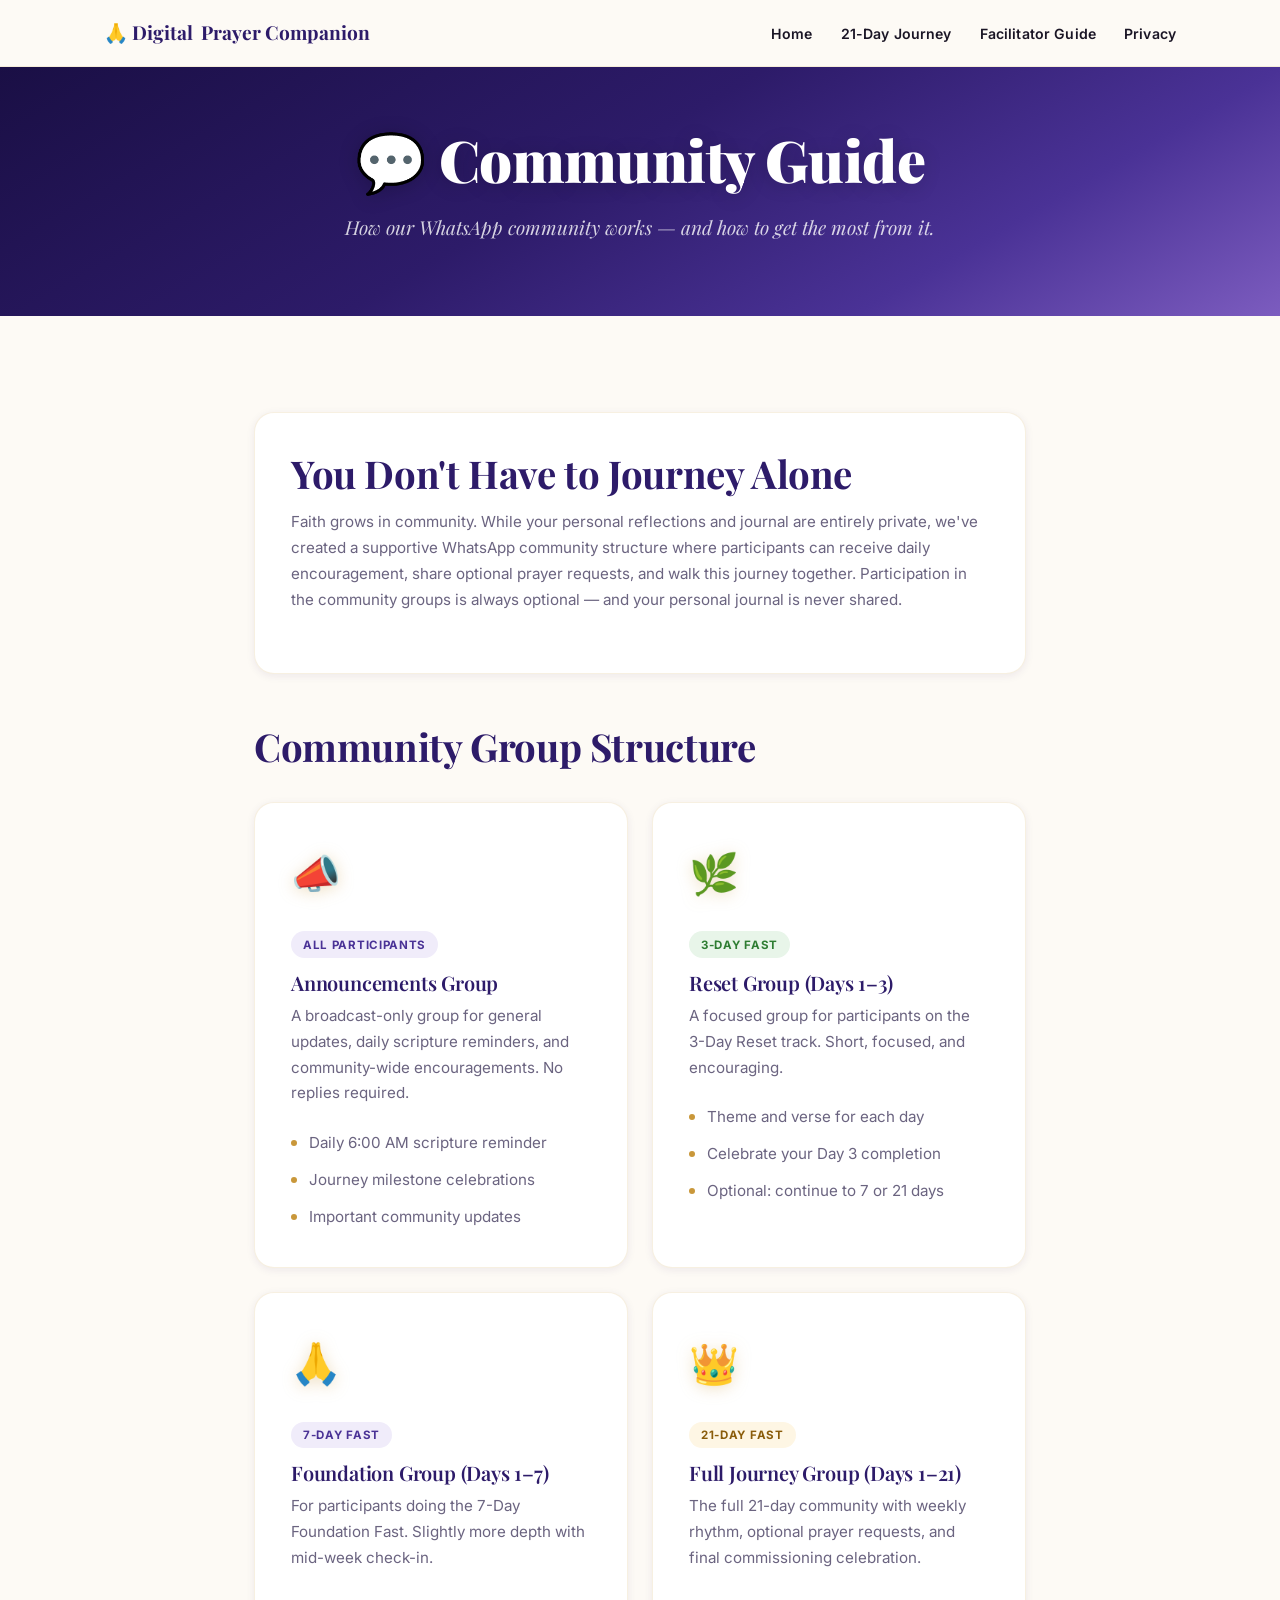
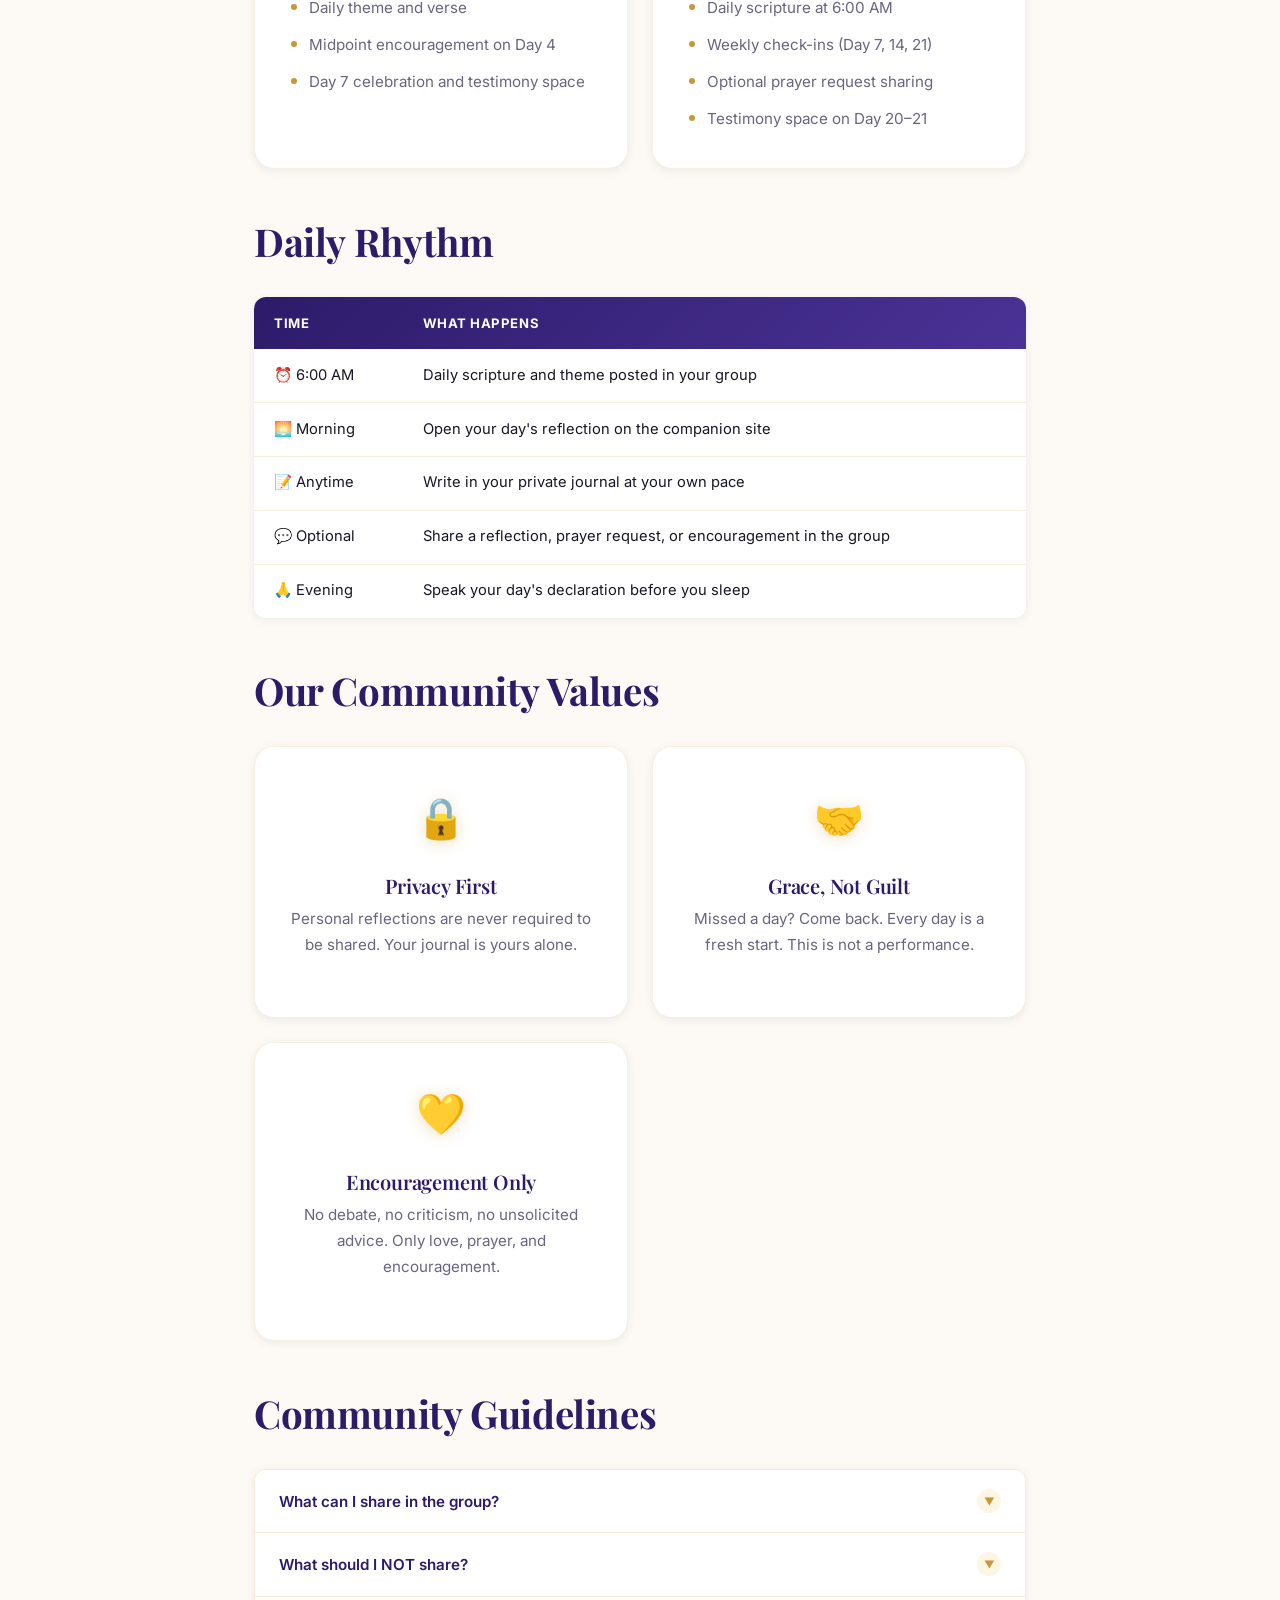
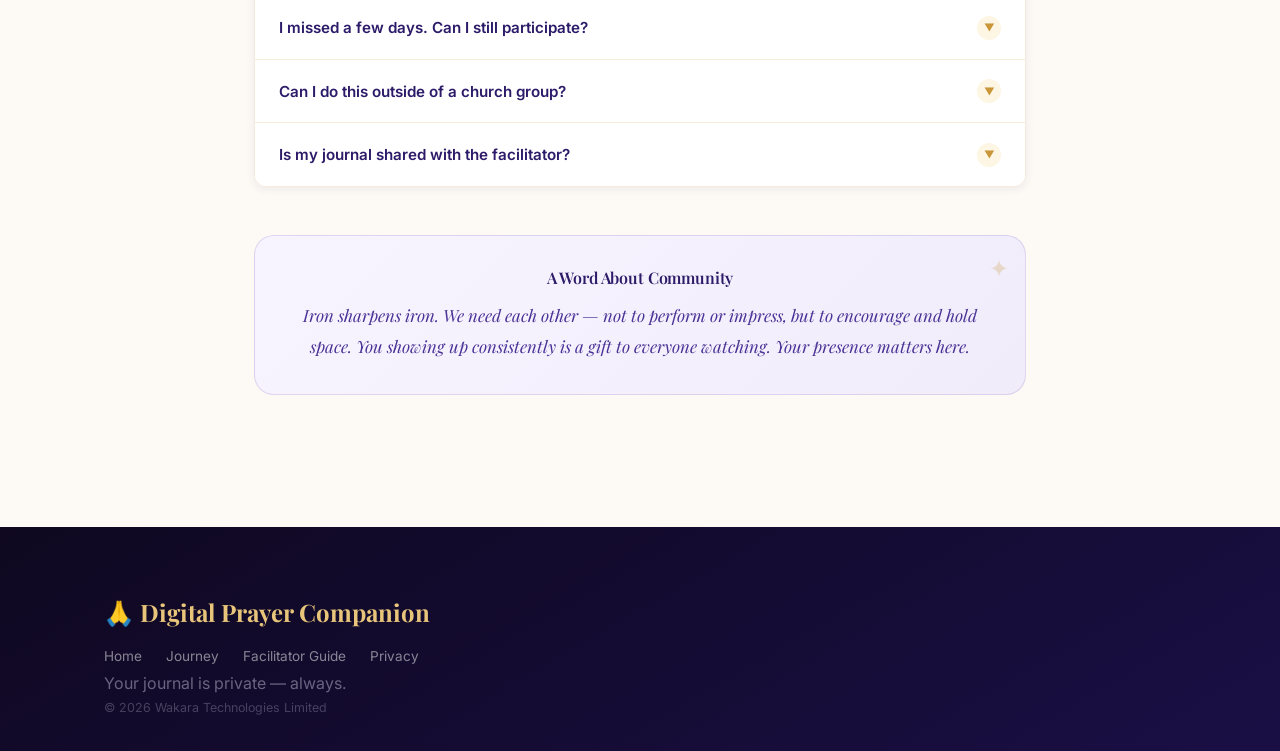
<file: community.html>
<!DOCTYPE html>
<html lang="en">
<head>
  <meta charset="UTF-8" />
  <meta name="viewport" content="width=device-width, initial-scale=1.0" />
  <title>Community Guide — Digital Prayer Companion</title>
  <link rel="stylesheet" href="style.css" />
  <link rel="icon" href="data:image/svg+xml,<svg xmlns='http://www.w3.org/2000/svg' viewBox='0 0 100 100'><text y='.9em' font-size='90'>🙏</text></svg>" />
  <script async src="https://www.googletagmanager.com/gtag/js?id=G-9NB6XP5T39"></script>
  <script>
    window.dataLayer = window.dataLayer || [];
    function gtag(){dataLayer.push(arguments);}
    gtag('js', new Date());
    gtag('config', 'G-9NB6XP5T39');
  </script>
</head>
<body>

<nav class="nav">
  <div class="container nav__inner">
    <a href="index.html" class="nav__logo">🙏 Digital <span>Prayer Companion</span></a>
    <button class="nav__toggle" aria-label="Toggle menu">☰</button>
    <ul class="nav__links">
      <li><a href="index.html">Home</a></li>
      <li><a href="journey.html">21-Day Journey</a></li>
      <li><a href="facilitator.html">Facilitator Guide</a></li>
      <li><a href="privacy.html">Privacy</a></li>
    </ul>
  </div>
</nav>

<header class="hero" style="padding:3.5rem 0 3rem">
  <div class="container">
    <h1>💬 Community Guide</h1>
    <p class="hero__sub">How our WhatsApp community works — and how to get the most from it.</p>
  </div>
</header>

<section class="section">
  <div class="container" style="max-width:820px">

    <div class="card mb-3">
      <h2>You Don't Have to Journey Alone</h2>
      <p style="margin-top:.75rem">Faith grows in community. While your personal reflections and journal are entirely private, we've created a supportive WhatsApp community structure where participants can receive daily encouragement, share optional prayer requests, and walk this journey together. Participation in the community groups is always optional — and your personal journal is never shared.</p>
    </div>

    <!-- Group Overview -->
    <h2 class="mb-2">Community Group Structure</h2>
    <div class="cards cards--2 mb-3">
      <div class="card">
        <span class="card__icon">📣</span>
        <div class="card__tag tag--purple">All Participants</div>
        <h3>Announcements Group</h3>
        <p>A broadcast-only group for general updates, daily scripture reminders, and community-wide encouragements. No replies required.</p>
        <ul class="feature-list mt-1">
          <li>Daily 6:00 AM scripture reminder</li>
          <li>Journey milestone celebrations</li>
          <li>Important community updates</li>
        </ul>
      </div>
      <div class="card">
        <span class="card__icon">🌿</span>
        <div class="card__tag tag--green">3-Day Fast</div>
        <h3>Reset Group (Days 1–3)</h3>
        <p>A focused group for participants on the 3-Day Reset track. Short, focused, and encouraging.</p>
        <ul class="feature-list mt-1">
          <li>Theme and verse for each day</li>
          <li>Celebrate your Day 3 completion</li>
          <li>Optional: continue to 7 or 21 days</li>
        </ul>
      </div>
      <div class="card">
        <span class="card__icon">🙏</span>
        <div class="card__tag tag--purple">7-Day Fast</div>
        <h3>Foundation Group (Days 1–7)</h3>
        <p>For participants doing the 7-Day Foundation Fast. Slightly more depth with mid-week check-in.</p>
        <ul class="feature-list mt-1">
          <li>Daily theme and verse</li>
          <li>Midpoint encouragement on Day 4</li>
          <li>Day 7 celebration and testimony space</li>
        </ul>
      </div>
      <div class="card">
        <span class="card__icon">👑</span>
        <div class="card__tag tag--gold">21-Day Fast</div>
        <h3>Full Journey Group (Days 1–21)</h3>
        <p>The full 21-day community with weekly rhythm, optional prayer requests, and final commissioning celebration.</p>
        <ul class="feature-list mt-1">
          <li>Daily scripture at 6:00 AM</li>
          <li>Weekly check-ins (Day 7, 14, 21)</li>
          <li>Optional prayer request sharing</li>
          <li>Testimony space on Day 20–21</li>
        </ul>
      </div>
    </div>

    <!-- Daily Rhythm -->
    <h2 class="mb-2">Daily Rhythm</h2>
    <div class="table-wrap mb-3">
      <table>
        <thead>
          <tr><th>Time</th><th>What Happens</th></tr>
        </thead>
        <tbody>
          <tr><td>⏰ 6:00 AM</td><td>Daily scripture and theme posted in your group</td></tr>
          <tr><td>🌅 Morning</td><td>Open your day's reflection on the companion site</td></tr>
          <tr><td>📝 Anytime</td><td>Write in your private journal at your own pace</td></tr>
          <tr><td>💬 Optional</td><td>Share a reflection, prayer request, or encouragement in the group</td></tr>
          <tr><td>🙏 Evening</td><td>Speak your day's declaration before you sleep</td></tr>
        </tbody>
      </table>
    </div>

    <!-- Community Values -->
    <h2 class="mb-2">Our Community Values</h2>
    <div class="cards cards--3 mb-3">
      <div class="card text-center">
        <span class="card__icon">🔒</span>
        <h3>Privacy First</h3>
        <p>Personal reflections are never required to be shared. Your journal is yours alone.</p>
      </div>
      <div class="card text-center">
        <span class="card__icon">🤝</span>
        <h3>Grace, Not Guilt</h3>
        <p>Missed a day? Come back. Every day is a fresh start. This is not a performance.</p>
      </div>
      <div class="card text-center">
        <span class="card__icon">💛</span>
        <h3>Encouragement Only</h3>
        <p>No debate, no criticism, no unsolicited advice. Only love, prayer, and encouragement.</p>
      </div>
    </div>

    <!-- Community Guidelines -->
    <h2 class="mb-2">Community Guidelines</h2>
    <div class="accordion">
      <div class="accordion__item">
        <button class="accordion__trigger">What can I share in the group? <span class="arrow">▼</span></button>
        <div class="accordion__body">Share what you feel comfortable with — a scripture that encouraged you, a brief testimony, a prayer request, or simply an emoji showing you showed up for the day. All of it is welcome. Nothing is required.</div>
      </div>
      <div class="accordion__item">
        <button class="accordion__trigger">What should I NOT share? <span class="arrow">▼</span></button>
        <div class="accordion__body">Please avoid sharing other people's private information, debating theology, posting unrelated content, or giving unsolicited advice. This is a prayer space, not a discussion forum.</div>
      </div>
      <div class="accordion__item">
        <button class="accordion__trigger">I missed a few days. Can I still participate? <span class="arrow">▼</span></button>
        <div class="accordion__body">Absolutely. There is no judgment here. Pick up wherever you left off — or start Day 1 again. God's grace is new every morning. Come back at any time.</div>
      </div>
      <div class="accordion__item">
        <button class="accordion__trigger">Can I do this outside of a church group? <span class="arrow">▼</span></button>
        <div class="accordion__body">Yes! The Digital Prayer Companion is fully self-contained. You can do the entire journey solo using the website. The community groups are optional enhancements, not requirements.</div>
      </div>
      <div class="accordion__item">
        <button class="accordion__trigger">Is my journal shared with the facilitator? <span class="arrow">▼</span></button>
        <div class="accordion__body">Never. Your journal is stored only on your own device. The facilitator, the website, and no one else can see what you write. Your reflections are completely private.</div>
      </div>
    </div>

    <div class="declaration-box mt-3">
      <h4>A Word About Community</h4>
      <p>Iron sharpens iron. We need each other — not to perform or impress, but to encourage and hold space. You showing up consistently is a gift to everyone watching. Your presence matters here.</p>
    </div>

  </div>
</section>

<footer class="footer">
  <div class="container">
    <div class="footer__logo">🙏 Digital Prayer Companion</div>
    <ul class="footer__links">
      <li><a href="index.html">Home</a></li>
      <li><a href="journey.html">Journey</a></li>
      <li><a href="facilitator.html">Facilitator Guide</a></li>
      <li><a href="privacy.html">Privacy</a></li>
    </ul>
    <p class="footer__copy">Your journal is private — always.</p>
    <p class="footer__copy" style="font-size:.78rem;opacity:.6">&copy; <script>document.write(new Date().getFullYear())</script> <a href="https://wakaratech.com" target="_blank" rel="noopener" style="color:inherit">Wakara Technologies Limited</a></p>
  </div>
</footer>

<script src="app.js"></script>
</body>
</html>
</file>
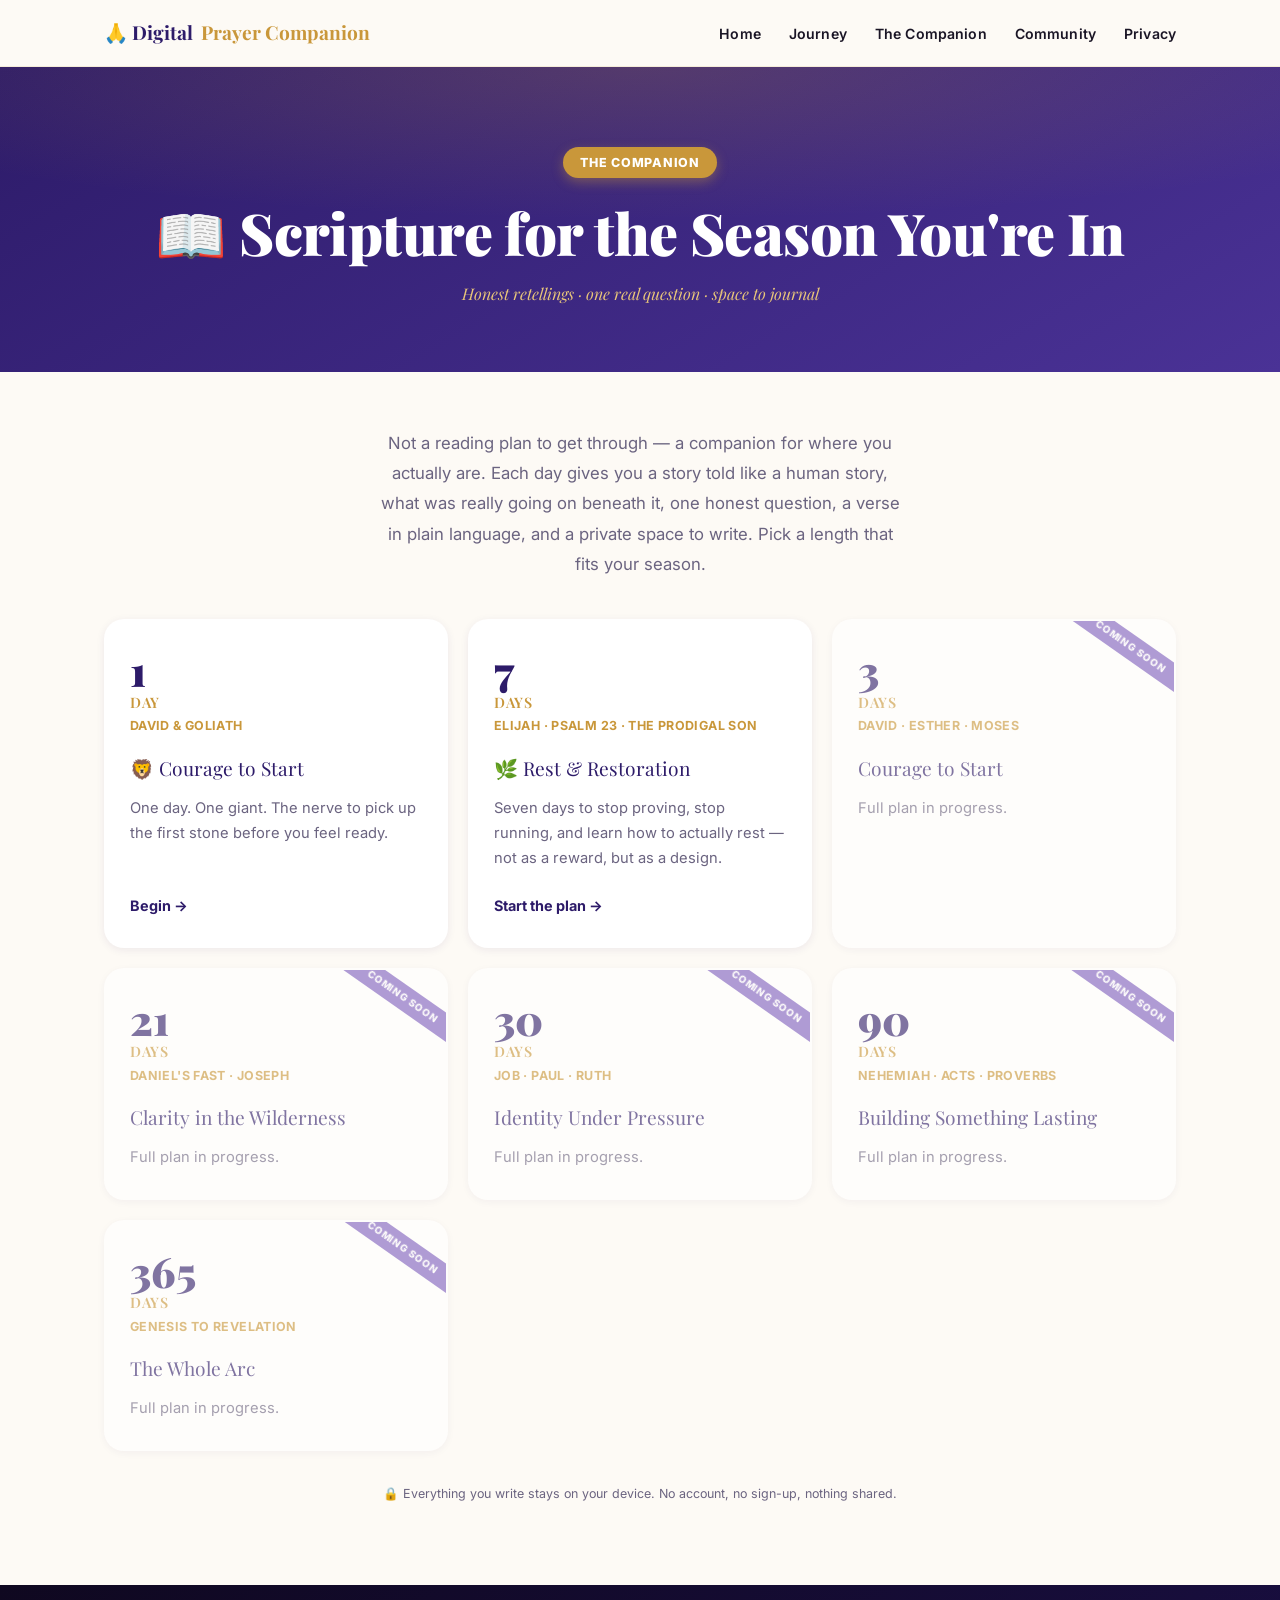
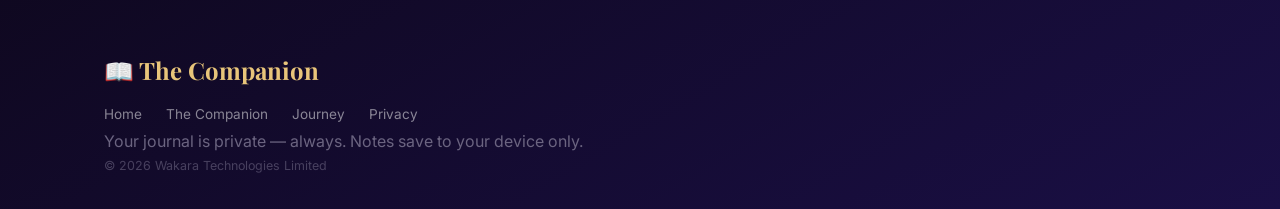
<file: companion.html>
<!DOCTYPE html>
<html lang="en">
<head>
  <meta charset="UTF-8" />
  <meta name="viewport" content="width=device-width, initial-scale=1.0" />
  <title>The Companion — Scripture for the Season You're In</title>
  <meta name="description" content="A scripture-based daily companion: honest retellings of Bible stories, one real question, and space to journal — built for people navigating real seasons of life." />
  <link rel="stylesheet" href="style.css" />
  <link rel="icon" href="data:image/svg+xml,<svg xmlns='http://www.w3.org/2000/svg' viewBox='0 0 100 100'><text y='.9em' font-size='90'>📖</text></svg>" />
  <script async src="https://www.googletagmanager.com/gtag/js?id=G-9NB6XP5T39"></script>
  <script>
    window.dataLayer = window.dataLayer || [];
    function gtag(){dataLayer.push(arguments);}
    gtag('js', new Date());
    gtag('config', 'G-9NB6XP5T39');
  </script>
</head>
<body>

<nav class="nav" id="nav">
  <div class="container nav__inner">
    <a href="index.html" class="nav__logo">🙏 Digital <span class="logo-dot">Prayer Companion</span></a>
    <button class="nav__toggle" aria-label="Toggle menu">☰</button>
    <ul class="nav__links">
      <li><a href="index.html">Home</a></li>
      <li><a href="journey.html">Journey</a></li>
      <li><a href="companion.html">The Companion</a></li>
      <li><a href="community.html">Community</a></li>
      <li><a href="privacy.html">Privacy</a></li>
    </ul>
  </div>
</nav>

<div id="companion-app"></div>

<footer class="footer">
  <div class="container">
    <div class="footer__logo">📖 The Companion</div>
    <ul class="footer__links">
      <li><a href="index.html">Home</a></li>
      <li><a href="companion.html">The Companion</a></li>
      <li><a href="journey.html">Journey</a></li>
      <li><a href="privacy.html">Privacy</a></li>
    </ul>
    <p class="footer__copy">Your journal is private — always. Notes save to your device only.</p>
    <p class="footer__copy" style="font-size:.78rem;opacity:.6">&copy; <script>document.write(new Date().getFullYear())</script> <a href="https://wakaratech.com" target="_blank" rel="noopener" style="color:inherit">Wakara Technologies Limited</a></p>
  </div>
</footer>

<script src="app.js"></script>
<script>
/* ════════════════════════════════════════════════════════
   THE COMPANION — content + renderer
   Pattern mirrors day.html: inline data, render into #companion-app,
   reuse app.js globals (loadData/saveData/showToast/trackEvent).
   Default translation: NIV.
   ════════════════════════════════════════════════════════ */

/* Where-you-are-now moments -- order + display labels */
const SITUATIONS = [
  ['drained',    'Running on empty'],
  ['rebuilding', 'Rebuilding'],
  ['unsure',     'Not sure what’s next'],
  ['deep',       'In the thick of it'],
  ['rising',     'On the rise'],
];

const PLANS = {

  /* ─────────────────────────── 1-DAY: COURAGE TO START ── */
  courage1: {
    id: 'courage1', length: 1, emoji: '🦁',
    title: 'Courage to Start',
    seed: 'David & Goliath',
    blurb: 'One day. One giant. The nerve to pick up the first stone before you feel ready.',
    days: {
      1: {
        emoji: '🦁',
        title: 'The Giant and the Five Stones',
        ref: '1 Samuel 17',
        story: "For forty days the same thing happened every morning. A giant walked out, shouted across the valley, and an entire army decided again that today was not the day. Fear had become a routine. Then a teenager arrived — not a soldier, just a younger brother carrying bread and cheese to the front line. He heard the giant and asked the obvious question nobody else was asking anymore: why is everyone just standing here? They dressed him in the king's armour. It didn't fit, so he took it off. He went to a stream, chose five smooth stones, and walked toward the thing everyone else had agreed to be afraid of. One stone. One throw. Forty days of paralysis ended in about forty seconds.",
        lesson: "The battle wasn't lost on the day David arrived — it was lost forty days earlier, the first morning the army let the giant set the terms. Courage here isn't the absence of a giant; it's refusing to let the giant run the clock. And notice what David took off: the borrowed armour. He didn't win with someone else's method. He won with the stream, the sling, and the thing he already knew how to do.",
        application: "What have you been quietly filing under \"impossible\" that is actually just \"unfamiliar\" — and what is the one small stone you could pick up today?",
        verses: [
          { text: "David said to the Philistine, \"You come against me with sword and spear and javelin, but I come against you in the name of the Lord Almighty.\"", ref: "1 Samuel 17:45 (NIV)" }
        ],
        plain: "David basically said: you've got all the gear and the size advantage — but you've misjudged what this fight is actually about.",
        situations: {
          drained:      "You don't have to feel strong to start. David wasn't a trained soldier — he just refused to keep standing still.",
          rebuilding: "Go to the stream first. Gather the few steady, to-hand things you already trust before you face the loud thing.",
          unsure:   "Take off the borrowed armour. Someone else's method may not fit you — test your own before the moment of truth.",
          deep:     "Five stones, one throw. You don't need a perfect plan, just the first real action taken before the nerve fades.",
          rising:     "David's one yes moved a whole army off the hillside. Your courage quietly gives permission to everyone watching.",
        },
        prompt: "Name your giant plainly — the thing you've been walking past for days or weeks. How long have you actually been standing in the valley staring at it? Now describe the first stone: the smallest honest action you could take in the next 24 hours.",
        commitments: [
          "Name the giant out loud to one person I trust today.",
          "Pick up the first stone — one 15-minute action toward it before I sleep.",
          "Take off one piece of 'borrowed armour' — a method that isn't mine — and do it my way instead.",
        ],
      }
    }
  },

  /* ─────────────────────── 7-DAY: REST & RESTORATION ──── */
  rest7: {
    id: 'rest7', length: 7, emoji: '🌿',
    title: 'Rest & Restoration',
    seed: 'Elijah · Psalm 23 · The Prodigal Son',
    blurb: 'Seven days to stop proving, stop running, and learn how to actually rest — not as a reward, but as a design.',
    days: {
      1: {
        emoji: '🌳',
        title: "The Man Who Asked to Die",
        ref: '1 Kings 19',
        story: "Elijah had just pulled off the biggest win of his life — fire from heaven, the whole nation watching. You'd expect him flying high. Instead, one threatening message sends him running a full day into the desert. He collapses under a lone broom tree and, for the first time, asks God to just let him die. He's done. And here's what God does not do: no lecture, no \"pull yourself together,\" no reminder of yesterday's victory. An angel wakes him — not to talk, but to feed him. Bread and water. Then: sleep again. Then food again. Only after he has slept and eaten twice does the conversation begin, and even then it's gentle: \"the journey is too much for you.\"",
        lesson: "Burnout often shows up right after the big win, not the big failure — the crash comes when the adrenaline leaves. And God's first response to a wrung-out person wasn't correction; it was a nap and a meal. Sometimes the most spiritual thing you can do is sleep and eat. Rest isn't you failing at faith. Sometimes it's the most faithful thing available to you.",
        application: "When did you last let yourself rest without earning it first — and what would it cost you to do that this week?",
        verses: [
          { text: "All at once an angel touched him and said, \"Get up and eat.\" ... \"Get up and eat, for the journey is too much for you.\"", ref: "1 Kings 19:5,7 (NIV)" }
        ],
        plain: "God didn't say 'try harder.' He said: eat something, sleep, the road is genuinely too much right now — and that's okay.",
        situations: {
          drained:      "This is your day. Heaven's prescription for exhaustion was bread, water, and sleep — in that order, before any talking.",
          rebuilding: "Notice the pattern: eat, rest, eat, rest, then the conversation. Rebuild the basics before you try to make big decisions.",
          unsure:   "You can't hear the 'gentle whisper' that comes later in this chapter while you're still running. Stop first, listen second.",
          deep:     "Even in a push season, two meals and real sleep aren't optional extras — they're the fuel the push runs on.",
          rising:     "Elijah thought he was finished. God was actually recommissioning him. Rest is often the setup for what's next, not the end.",
        },
        prompt: "Where are you running right now — and what are you running from? Be honest about how tired you actually are. What would 'bread, water, and sleep' look like for you this week, practically?",
        commitments: [
          "Go to bed 45 minutes earlier tonight — no screen in the last 15.",
          "Eat one unhurried meal today without my phone in my hand.",
          "Say no to one thing this week that I'd normally say yes to out of guilt.",
        ],
      },
      2: {
        emoji: '🐑',
        title: "The Shepherd Who Makes You Lie Down",
        ref: 'Psalm 23',
        story: "It's the most quoted poem in the world, and we've heard it so often we've stopped hearing it. But read it as a shepherd's working day. Green pastures. Still water. The dark valley. A table. Here's the detail we skip: a sheep will not lie down when it's anxious, hungry, or sensing a threat. It stays on its feet, alert, exhausted. So the shepherd's whole job is to remove the fear, the hunger, the danger — until the sheep can finally rest. That's why the line reads 'he makes me lie down.' Not suggests. Makes. Because the sheep, left to itself, never would.",
        lesson: "Rest, in Psalm 23, is engineered by the shepherd, not willed by the sheep. You don't rest by gritting your teeth harder about resting. You rest when you trust someone else is keeping watch. 'He restores my soul' is the whole point of the lying down — restoration happens in the stopping, not the striving.",
        application: "What would it actually take for you to lie down — and who, or what, are you trusting to keep watch while you do?",
        verses: [
          { text: "The Lord is my shepherd, I lack nothing. He makes me lie down in green pastures, he leads me beside quiet waters, he refreshes my soul.", ref: "Psalm 23:1–3 (NIV)" }
        ],
        plain: "I'm looked after, so I'm not running on empty. I'm made to stop in a safe place and drink from calm water — and that's where I get put back together.",
        situations: {
          drained:      "You are the sheep being made to lie down. Let yourself be led to still water instead of forcing your own pace.",
          rebuilding: "Green pastures and quiet water are the stable inputs. Build a few of them into your week on purpose.",
          unsure:   "'He leads' — you don't have to see the whole route to take the next step beside the water.",
          deep:     "Even the valley is walked 'through,' not camped in. Keep moving, but at the shepherd's pace, not panic's.",
          rising:     "The table is set 'in the presence of my enemies.' Rest and provision can coexist with pressure — they don't wait for it to clear.",
        },
        prompt: "Where is your 'green pasture' — the place or practice that genuinely refreshes you? When did you last go there? What's the fear or hunger keeping you on your feet when you could lie down?",
        commitments: [
          "Block 30 minutes this week in my 'green pasture' and defend it like a meeting.",
          "Name one worry I'm carrying and deliberately hand it over for today.",
          "Drink the still water: 10 minutes of quiet with no input — no music, no feed.",
        ],
      },
      3: {
        emoji: '🫖',
        title: "The One Thing",
        ref: 'Luke 10:38–42',
        story: "Jesus comes to stay, and two sisters respond in completely different ways. Martha goes into overdrive — hosting, cooking, arranging, the whole production. Mary just sits down on the floor near Jesus and listens. Martha, up to her elbows and increasingly resentful, finally snaps: \"Don't you care that she's left me to do all this? Tell her to help me!\" You can feel it — the busyness curdling into bitterness. And Jesus, kindly, doesn't take the bait. \"Martha, Martha — you are worried and upset about many things, but few things are needed, or indeed only one. Mary has chosen what is better.\"",
        lesson: "Busyness can look exactly like devotion from the outside — Martha was serving Jesus, after all. But activity isn't the same as attention. The tell is the resentment: when serving leaves you bitter, it's often because you've buried the one thing under the many things. Rest sometimes means letting the lesser things wait while you choose the better thing on purpose.",
        application: "What are the 'many things' crowding your week right now — and what is the one thing that actually matters that you keep postponing?",
        verses: [
          { text: "\"Martha, Martha,\" the Lord answered, \"you are worried and upset about many things, but few things are needed — or indeed only one.\"", ref: "Luke 10:41–42 (NIV)" }
        ],
        plain: "You're spinning over a hundred things. Almost none of them are the point. One is.",
        situations: {
          drained:      "If serving has turned to resentment, that's your signal to sit down before you do more — not push through.",
          rebuilding: "Sort the 'many things' into what's truly needed and what's just noise. Stability starts with that honest list.",
          unsure:   "Mary 'chose.' Rest can be an active choice about where your attention goes, not just the absence of tasks.",
          deep:     "In a delivery season, protect the one thing. Everything else is negotiable; the main thing can't become the maybe thing.",
          rising:     "More capacity without more focus just scales the busyness. Expand the one thing, not the hundred.",
        },
        prompt: "List the 'many things' you're worried and upset about this week — get them all out. Now circle the one. What would it look like to put the one first tomorrow, before the hundred?",
        commitments: [
          "Write tomorrow's 'one thing' tonight and do it before I open any inbox.",
          "Drop or delegate one task from the 'many things' list this week.",
          "Sit for five unproductive minutes — no output expected — and just pay attention.",
        ],
      },
      4: {
        emoji: '🕊️',
        title: "The Day God Stopped",
        ref: 'Genesis 2 · Exodus 20',
        story: "At the very start of everything, the pattern is set. Six days of making — light, sea, sky, creatures, people. Then, on the seventh, something strange: God stops. Not because He's tired — nothing tires the One who spoke galaxies into being. He stops to make a rhythm, and He blesses that day and sets it apart. Later, in the desert, His people learn the same lesson through bread. Every morning, manna. Gather enough for the day. On the sixth day, gather double — because tomorrow, you rest, and it'll keep. The ones who tried to hoard extra on the other days watched it rot. The ones who refused to rest on the seventh went out and found nothing.",
        lesson: "Rest isn't a reward for finishing the work — it's woven into the design of reality itself, built in before anyone had earned a thing. And the manna was a weekly lesson in trust: God provides for the day you stop. Taking a real break is, quietly, an act of faith that the world will keep turning without your hands on it for a while.",
        application: "If you built one fixed stopping point into your week, what would you have to trust God to handle while you're not working?",
        verses: [
          { text: "By the seventh day God had finished the work he had been doing; so on the seventh day he rested from all his work.", ref: "Genesis 2:2 (NIV)" }
        ],
        plain: "Even God built a full stop into the week — on purpose, as a blessing, not because He'd run out of energy.",
        situations: {
          drained:      "Permission, in writing, from page two of the Bible: stopping is holy, not lazy. Take the day.",
          rebuilding: "A fixed weekly stop is the single most stabilising rhythm you can set. Pick the day and protect it.",
          unsure:   "The manna taught trust one day at a time. You can experiment with stopping before you've figured out the whole system.",
          deep:     "'Gather double on the sixth' — plan ahead so the rest day holds. Rest is scheduled, not stumbled into.",
          rising:     "Hoarding rotted; trusting held. Growth that never stops isn't growth, it's just accumulation that spoils.",
        },
        prompt: "What's your relationship with stopping — do you treat rest as earned or as given? Describe one fixed 'stop' you could build into your week. What comes up in you when you imagine not working during it?",
        commitments: [
          "Choose one half-day this week as a fixed stop and put it in the calendar now.",
          "Prepare on the 'sixth day' — get one thing done early so the stop can hold.",
          "Notice the urge to 'just check one thing' during the stop — and let it pass.",
        ],
      },
      5: {
        emoji: '🪢',
        title: "Come to Me",
        ref: 'Matthew 11:28–30',
        story: "Jesus is talking to ordinary, worn-out people — not slackers, but folks weighed down by a religion of endless requirements and a life of endless demands. And He makes one of the most human offers in the whole Bible: \"Come to me, all you who are weary and burdened, and I will give you rest.\" Then He reaches for a farming image everyone in the crowd would know. A yoke — the wooden beam across two oxen so they pull together. \"Take my yoke... for my yoke is easy and my burden is light.\" A good yoke was custom-carved to fit the animal's shoulders so it didn't chafe. His point: stop pulling alone under a load that doesn't fit. Get in the fitted yoke, and learn to pull alongside me.",
        lesson: "The invitation isn't 'try harder' — it's 'come and exchange.' Weariness often comes from carrying a load we were never meant to carry alone, under a yoke someone else strapped on us. 'Easy' here doesn't mean no work; it means well-fitted — matched to you, shared, carried in step with Someone stronger.",
        application: "What burden are you carrying right now that you were never actually meant to carry alone?",
        verses: [
          { text: "\"Come to me, all you who are weary and burdened, and I will give you rest. Take my yoke upon you and learn from me... For my yoke is easy and my burden is light.\"", ref: "Matthew 11:28–30 (NIV)" }
        ],
        plain: "Worn out? Come here. Swap the load that's crushing you for one that actually fits, and stop pulling it on your own.",
        situations: {
          drained:      "Start with the first word: come. Before fixing anything, just bring the tiredness here and set it down.",
          rebuilding: "A fitted yoke doesn't chafe. Check which loads are yours to carry and which were strapped on by someone else.",
          unsure:   "'Learn from me.' Rest can be a season of relearning your pace, not just pausing the old one.",
          deep:     "Pulling in a yoke still means pulling — but in step, and not solo. Find the person you're meant to pull alongside.",
          rising:     "You can carry more when the load is shared and fitted. Scale the partnership, not the strain.",
        },
        prompt: "Name the heaviest thing you're carrying this season. Is it genuinely yours — or did someone hand it to you, or did you pick it up out of habit? What would 'coming' and setting it down actually look like this week?",
        commitments: [
          "Hand off or ask for help with one burden I've been carrying solo.",
          "Identify one 'yoke' that was strapped on me by someone else — and question whether I keep it.",
          "Start one day this week with two minutes of simply 'coming' — before the to-do list.",
        ],
      },
      6: {
        emoji: '🏃',
        title: "The Long Way Home",
        ref: 'Luke 15:11–24',
        story: "A younger son asks for his inheritance early — which is essentially telling his father, 'I wish you were dead.' He takes the money, goes far away, and burns through all of it. When a famine hits, he ends up feeding pigs, hungry enough to envy their food. That's where it turns. He rehearses a speech: 'Father, I've sinned, I'm not worthy to be called your son, just make me a hired servant.' A careful, earn-my-way-back speech. He heads home braced for the cold reception he deserves. But while he's still a long way off, his father sees him — which means the father had been watching the road — and runs. In that culture, dignified older men did not run. The father runs anyway, throws his arms around him, and the son doesn't even get to finish the speech before there's a robe, a ring, and a feast.",
        lesson: "Restoration here is not earned back. The son had a whole repayment plan ready, and the father interrupted it with a hug. So much of our exhaustion is the effort of proving ourselves back into worthiness — to people, to God, to ourselves. This story says the welcome was already running toward you before you got your speech out. Rest includes stopping the long, grinding work of earning your way home.",
        application: "Where have you been trying to earn your way back to something — and what if the welcome is already on its way to you?",
        verses: [
          { text: "But while he was still a long way off, his father saw him and was filled with compassion for him; he ran to his son, threw his arms around him and kissed him.", ref: "Luke 15:20 (NIV)" }
        ],
        plain: "He was still far down the road, mid-apology in his head, when his dad spotted him and sprinted to him — no lecture, just arms open.",
        situations: {
          drained:      "You don't have to arrive fixed. The father ran to the son mid-mess, 'still a long way off.' Come as you are.",
          rebuilding: "The robe, ring, and feast re-established his place. Let yourself be re-rooted in belonging before performance.",
          unsure:   "'He came to his senses.' Honest reflection about where you've wandered is the first step home — not the last.",
          deep:     "Drop the repayment plan. Striving to earn back what's freely given just burns energy you need elsewhere.",
          rising:     "The feast was for the whole house. Being welcomed home frees you to welcome others instead of guarding your worth.",
        },
        prompt: "Where in your life are you running a 'repayment plan' — trying to earn back approval, trust, or a sense of worth? Who or what are you trying to earn it from? Write the sentence you'd most want to hear from them — and sit with the idea that grace might get there first.",
        commitments: [
          "Stop one 'proving' behaviour this week — the thing I do just to earn approval.",
          "Receive one good thing today without immediately trying to repay it.",
          "Take one step 'home' — a message, a return, a reconciliation I've been putting off.",
        ],
      },
      7: {
        emoji: '🌅',
        title: "He Restores My Soul",
        ref: 'Psalm 23:4–6',
        story: "We end where we started the week — back with the shepherd, but further down the road. By now the sheep has been through it: the valley, the shadows, the pressure. And the song doesn't pretend otherwise. 'Even though I walk through the darkest valley, I will fear no evil, for you are with me.' Notice — through. Not around, not instead of. The valley still gets walked. But there's a table set right in the middle of the pressure, a cup filled past the brim, and a promise that follows the sheep like a second flock: goodness and mercy, all the days, all the way home. The week's work wasn't to escape the hard road. It was to learn Who's walking it with you.",
        lesson: "Rest, it turns out, isn't a break from your life — it's a different way of carrying it. 'He restores my soul' isn't a one-time top-up; it's the ongoing work of a God who walks the valley with you and keeps the cup overflowing. You won't always get the easy road. But you can stop walking it alone, braced and depleted, and start walking it restored.",
        application: "After this week — what's the real difference, for you, between stopping and resting? And what's one rhythm you'll keep?",
        verses: [
          { text: "Surely your goodness and love will follow me all the days of my life, and I will dwell in the house of the Lord forever.", ref: "Psalm 23:6 (NIV)" }
        ],
        plain: "Good things and steady kindness aren't just ahead of me — they're trailing me the whole way. I'm not a visitor to that; it's home.",
        situations: {
          drained:      "Restoration is ongoing, not a finish line. Let 'he restores my soul' be a daily return, not a one-off repair.",
          rebuilding: "'Goodness and mercy follow me all the days' — build your rhythm on what's constant, not on how you feel today.",
          unsure:   "The valley gets walked 'through.' Keep moving into what's next, carrying the rest you found here.",
          deep:     "The overflowing cup sits 'in the presence of enemies' — you can execute under pressure from a place of fullness, not fumes.",
          rising:     "A restored soul has something to pour out. What you received this week, you're now carrying for others.",
        },
        prompt: "Look back over the week — Elijah, the shepherd, the one thing, the day God stopped, the fitted yoke, the long way home. Which day met you most? What did this week teach you about the difference between merely stopping and actually being restored? Name the one rhythm you're keeping.",
        commitments: [
          "Keep the one rest rhythm from this week — written down, starting now.",
          "Tell one person what this week shifted in me.",
          "Set a reminder to return to my favourite day in two weeks and journal again.",
        ],
      },
    }
  },

};

/* Plans shown as 'coming soon' on the picker (from the roadmap) */
const SOON = [
  { len: 3,   title: 'Courage to Start',        seed: 'David · Esther · Moses' },
  { len: 21,  title: 'Clarity in the Wilderness', seed: "Daniel's fast · Joseph" },
  { len: 30,  title: 'Identity Under Pressure',  seed: 'Job · Paul · Ruth' },
  { len: 90,  title: 'Building Something Lasting', seed: 'Nehemiah · Acts · Proverbs' },
  { len: 365, title: 'The Whole Arc',             seed: 'Genesis to Revelation' },
];

/* ── Storage (namespaced under the shared dpc_v1 store) ── */
const doneKey  = (plan, n)      => `companion_${plan}_done_${n}`;
const signKey  = (plan, n)      => `companion_${plan}_sign_${n}`;
const commKey  = (plan, n, i)   => `companion_${plan}_commit_${n}_${i}`;
const jrnlKey  = (plan, n)      => `companion_${plan}_journal_${n}`;

function doneCount(plan) {
  const d = loadData(); const p = PLANS[plan]; let c = 0;
  for (let i = 1; i <= p.length; i++) if (d[doneKey(plan, i)]) c++;
  return c;
}

/* ── WhatsApp share ─────────────────────────────────────── */
function shareWhatsApp(text) {
  const url = window.location.href.split('#')[0];
  const msg = encodeURIComponent(`${text}\n${url}`);
  window.open(`https://wa.me/?text=${msg}`, '_blank', 'noopener');
  trackEvent('companion_share', { channel: 'whatsapp' });
}
window.shareWhatsApp = shareWhatsApp;

/* ════════════ VIEW: plan picker ════════════ */
function renderPicker() {
  document.title = "The Companion — Scripture for the Season You're In";
  const live = Object.values(PLANS).map(p => {
    const done = doneCount(p.id);
    const cta  = done > 0 ? `Continue · ${done}/${p.length} done` : (p.length === 1 ? 'Begin →' : 'Start the plan →');
    return `
      <a class="c-plan-card" href="companion.html?plan=${p.id}">
        <div class="c-plan-card__len">${p.length}<small>${p.length === 1 ? 'Day' : 'Days'}</small></div>
        <div class="c-plan-card__seed">${p.seed}</div>
        <div class="c-plan-card__title">${p.emoji} ${p.title}</div>
        <div class="c-plan-card__desc">${p.blurb}</div>
        <div class="c-plan-card__cta">${cta}</div>
      </a>`;
  }).join('');

  const soon = SOON.map(s => `
    <div class="c-plan-card soon">
      <div class="c-plan-card__len">${s.len}<small>Days</small></div>
      <div class="c-plan-card__seed">${s.seed}</div>
      <div class="c-plan-card__title">${s.title}</div>
      <div class="c-plan-card__desc">Full plan in progress.</div>
    </div>`).join('');

  return `
    <div class="day-hero">
      <div class="container day-hero__content">
        <span class="day-num-badge">The Companion</span>
        <h1>📖 Scripture for the Season You're In</h1>
        <p class="scripture-ref">Honest retellings · one real question · space to journal</p>
      </div>
    </div>
    <div class="c-planwrap">
      <div class="section-header fade-up" style="text-align:center;max-width:640px;margin:0 auto 2.5rem">
        <p style="color:var(--text-muted);line-height:1.8">Not a reading plan to get through — a companion for where you actually are. Each day gives you a story told like a human story, what was really going on beneath it, one honest question, a verse in plain language, and a private space to write. Pick a length that fits your season.</p>
      </div>
      <div class="c-plan-grid fade-up">${live}${soon}</div>
      <p class="journal-hint" style="text-align:center;margin-top:2rem">🔒 Everything you write stays on your device. No account, no sign-up, nothing shared.</p>
    </div>`;
}

/* ════════════ VIEW: plan overview ════════════ */
function renderOverview(plan) {
  const p = PLANS[plan];
  document.title = `${p.title} — The Companion`;
  const d = loadData();
  const done = doneCount(plan);
  const pct  = Math.round((done / p.length) * 100);

  let nextDay = 1;
  for (let i = 1; i <= p.length; i++) if (d[doneKey(plan, i)]) nextDay = Math.min(p.length, i + 1);

  const cards = Object.keys(p.days).map(n => {
    const day = p.days[n];
    const isDone = d[doneKey(plan, n)];
    return `
      <a class="c-day-card${isDone ? ' done' : ''}" href="companion.html?plan=${plan}&day=${n}">
        <div class="c-day-card__num">${isDone ? '✓' : n}</div>
        <div>
          <div class="c-day-card__title">${day.emoji} ${day.title}</div>
          <div class="c-day-card__sub">Day ${n} · ${day.ref}</div>
        </div>
      </a>`;
  }).join('');

  const startLabel = done === 0 ? 'Begin Day 1' : (done >= p.length ? 'Revisit the plan' : `Continue · Day ${nextDay}`);

  return `
    <div class="day-hero">
      <div class="container day-hero__content">
        <span class="day-num-badge">${p.length}-Day Plan</span>
        <h1>${p.emoji} ${p.title}</h1>
        <p class="scripture-ref">${p.seed}</p>
      </div>
    </div>
    <div class="day-content">
      <p style="font-family:var(--serif);font-size:1.12rem;color:var(--purple);font-style:italic;line-height:1.7">${p.blurb}</p>

      <div class="c-progress-wrap">
        <div class="c-progress-label"><span>Your progress</span><span>${done} / ${p.length}</span></div>
        <div class="c-progress-bar"><div class="c-progress-fill" style="width:${pct}%"></div></div>
      </div>

      <a href="companion.html?plan=${plan}&day=${done >= p.length ? 1 : nextDay}" class="c-complete-btn" style="text-decoration:none;text-align:center">${startLabel}</a>

      <div class="c-section">
        <h3>The Days</h3>
        <div class="c-day-grid">${cards}</div>
      </div>

      <div class="c-day-nav">
        <a href="companion.html" class="btn btn--outline" style="color:var(--purple);border-color:var(--purple)">← All plans</a>
        <span></span>
      </div>
    </div>`;
}

/* ════════════ VIEW: a single day ════════════ */
function renderDayView(plan, n) {
  const p = PLANS[plan];
  const day = p.days[n];
  if (!day) { return renderOverview(plan); }
  document.title = `Day ${n}: ${day.title} — ${p.title}`;
  const d = loadData();

  const prev = n > 1
    ? `<a href="companion.html?plan=${plan}&day=${n-1}" class="btn btn--outline" style="color:var(--purple);border-color:var(--purple)">← Day ${n-1}</a>`
    : `<a href="companion.html?plan=${plan}" class="btn btn--outline" style="color:var(--purple);border-color:var(--purple)">← Overview</a>`;
  const next = n < p.length
    ? `<a href="companion.html?plan=${plan}&day=${n+1}" class="btn btn--primary">Day ${n+1} →</a>`
    : `<a href="companion.html?plan=${plan}" class="btn btn--primary">Finish →</a>`;

  const verses = day.verses.map(v => `"${v.text}"<cite>— ${v.ref}</cite>`).join('<br><br>');
  const situations = SITUATIONS.map(([k, label]) => `
    <div class="c-situ-item">
      <div class="c-situ-item__label">${label}</div>
      <p>${day.situations[k]}</p>
    </div>`).join('');

  const sign = d[signKey(plan, n)] || {};
  const commits = day.commitments.map((c, i) => {
    const on = d[commKey(plan, n, i)];
    return `
      <li class="c-commit-item${on ? ' checked' : ''}" data-ci="${i}">
        <input type="checkbox" ${on ? 'checked' : ''} />
        <span>${c}</span>
      </li>`;
  }).join('');

  const isDone = d[doneKey(plan, n)];

  return `
    <div class="day-hero">
      <div class="container day-hero__content">
        <span class="day-num-badge">Day ${n} of ${p.length}</span>
        <h1>${day.emoji} ${day.title}</h1>
        <p class="scripture-ref">${day.ref} · ${p.title}</p>
      </div>
    </div>

    <div class="day-content">

      <div class="c-section">
        <div class="c-section__eyebrow">The Story</div>
        <h3>${day.title}</h3>
        <p>${day.story}</p>
      </div>

      <div class="c-section">
        <div class="c-section__eyebrow">The Lesson</div>
        <h3>What was really happening</h3>
        <p>${day.lesson}</p>
      </div>

      <div class="c-section">
        <div class="c-section__eyebrow">The Application</div>
        <h3>One honest question</h3>
        <div class="c-application"><p>${day.application}</p></div>
      </div>

      <div class="c-section">
        <div class="c-section__eyebrow">The Verse</div>
        <h3>Hold onto this</h3>
        <div class="scripture-block">${verses}</div>
        <div class="c-plain"><strong>In plain words:</strong> ${day.plain}</div>
      </div>

      <div class="c-section">
        <div class="c-section__eyebrow">Where You Are</div>
        <h3>Wherever you are right now</h3>
        <div class="c-situ-list">${situations}</div>
      </div>

      <div class="c-section">
        <div class="c-section__eyebrow">Journal</div>
        <h3>📝 Your private space</h3>
        <p style="font-size:.9rem;color:var(--text-muted);margin-bottom:.5rem">${day.prompt}</p>
        <textarea class="journal-area" data-key="${jrnlKey(plan, n)}" placeholder="Write freely — no one sees this but you…"></textarea>
        <p class="journal-hint">🔒 Saved locally on your device only</p>

        <h4 style="margin:1.75rem 0 .5rem;color:var(--purple)">This week's micro-commitments</h4>
        <ul class="c-commit-list">${commits}</ul>

        <div class="c-sign-row">
          <div class="c-sign-field">
            <label for="c-sign-name">Signed</label>
            <input id="c-sign-name" class="c-sign-name" type="text" placeholder="Your name" value="${(sign.name || '').replace(/"/g, '&quot;')}" />
          </div>
          <div class="c-sign-field">
            <label for="c-sign-date">Date</label>
            <input id="c-sign-date" type="date" value="${sign.date || ''}" />
          </div>
        </div>
      </div>

      <button class="c-complete-btn${isDone ? ' done' : ''}" data-plan="${plan}" data-day="${n}">${isDone ? '✔ Day Completed' : `Mark Day ${n} Complete`}</button>

      <div id="c-summary-slot"></div>

      <div class="c-day-nav">
        ${prev}
        <button class="btn btn--whatsapp" onclick="shareWhatsApp('Day ${n}: ${day.title.replace(/'/g, "\\'")} — The Companion (${p.title})')">Share on WhatsApp</button>
        ${next}
      </div>
    </div>`;
}

/* ── Summary card (plan complete) ── */
function summaryCard(plan) {
  const p = PLANS[plan];
  return `
    <div class="c-summary fade-up visible">
      <div class="ornament" style="color:var(--gold-light)">✦ ✦ ✦</div>
      <h2>You finished ${p.title}</h2>
      <div class="c-summary__stat">${p.length}/${p.length}</div>
      <p>${p.length === 1 ? 'One day, one honest step.' : `${p.length} days of showing up for yourself.`} Whatever you wrote is still here, and still yours.</p>
      <button class="btn btn--whatsapp" onclick="shareWhatsApp('I just finished the ${p.length}-day &quot;${p.title}&quot; plan on The Companion.')">Share your milestone</button>
    </div>`;
}

/* ── Bind day-view interactions after render ── */
function bindDayView(plan, n) {
  // micro-commitments
  document.querySelectorAll('.c-commit-item').forEach(li => {
    const i = li.dataset.ci;
    const box = li.querySelector('input');
    li.addEventListener('click', (e) => {
      if (e.target !== box) box.checked = !box.checked;
      const data = loadData(); data[commKey(plan, n, i)] = box.checked; saveData(data);
      li.classList.toggle('checked', box.checked);
    });
  });

  // signed name + date (auto-save)
  const nameEl = document.getElementById('c-sign-name');
  const dateEl = document.getElementById('c-sign-date');
  function saveSign() {
    const data = loadData();
    data[signKey(plan, n)] = { name: nameEl.value.trim(), date: dateEl.value };
    saveData(data);
  }
  if (nameEl) nameEl.addEventListener('input', saveSign);
  if (dateEl) dateEl.addEventListener('change', saveSign);

  // completion
  const btn = document.querySelector('.c-complete-btn[data-day]');
  if (btn) {
    btn.addEventListener('click', () => {
      // stamp the signature date if left blank, then persist name + date
      if (dateEl && !dateEl.value) dateEl.valueAsDate = new Date();
      saveSign();
      const data = loadData(); // reload so the just-saved signature isn't clobbered
      data[doneKey(plan, n)] = true;
      saveData(data);
      btn.textContent = '✔ Day Completed';
      btn.classList.add('done');
      showToast(`Day ${n} complete. Keep going 🌿`, 'success');
      trackEvent('companion_day_completed', { plan, day: n });
      if (doneCount(plan) >= PLANS[plan].length) {
        document.getElementById('c-summary-slot').innerHTML = summaryCard(plan);
        document.getElementById('c-summary-slot').scrollIntoView({ behavior: 'smooth', block: 'center' });
      }
    });
  }

  // if the plan was already finished, show the summary on load
  if (doneCount(plan) >= PLANS[plan].length) {
    const slot = document.getElementById('c-summary-slot');
    if (slot) slot.innerHTML = summaryCard(plan);
  }
}

/* ── Router ── */
(function () {
  const params = new URLSearchParams(window.location.search);
  const plan = params.get('plan');
  const app  = document.getElementById('companion-app');

  if (!plan || !PLANS[plan]) {
    app.innerHTML = renderPicker();
    trackEvent('companion_view', { view: 'picker' });
    return;
  }

  const dayParam = params.get('day');
  if (dayParam == null) {
    app.innerHTML = renderOverview(plan);
    trackEvent('companion_view', { view: 'overview', plan });
    return;
  }

  const n = Math.min(PLANS[plan].length, Math.max(1, parseInt(dayParam) || 1));
  app.innerHTML = renderDayView(plan, n);
  bindDayView(plan, n);
  trackEvent('companion_view', { view: 'day', plan, day: n });
})();
</script>
</body>
</html>
</file>
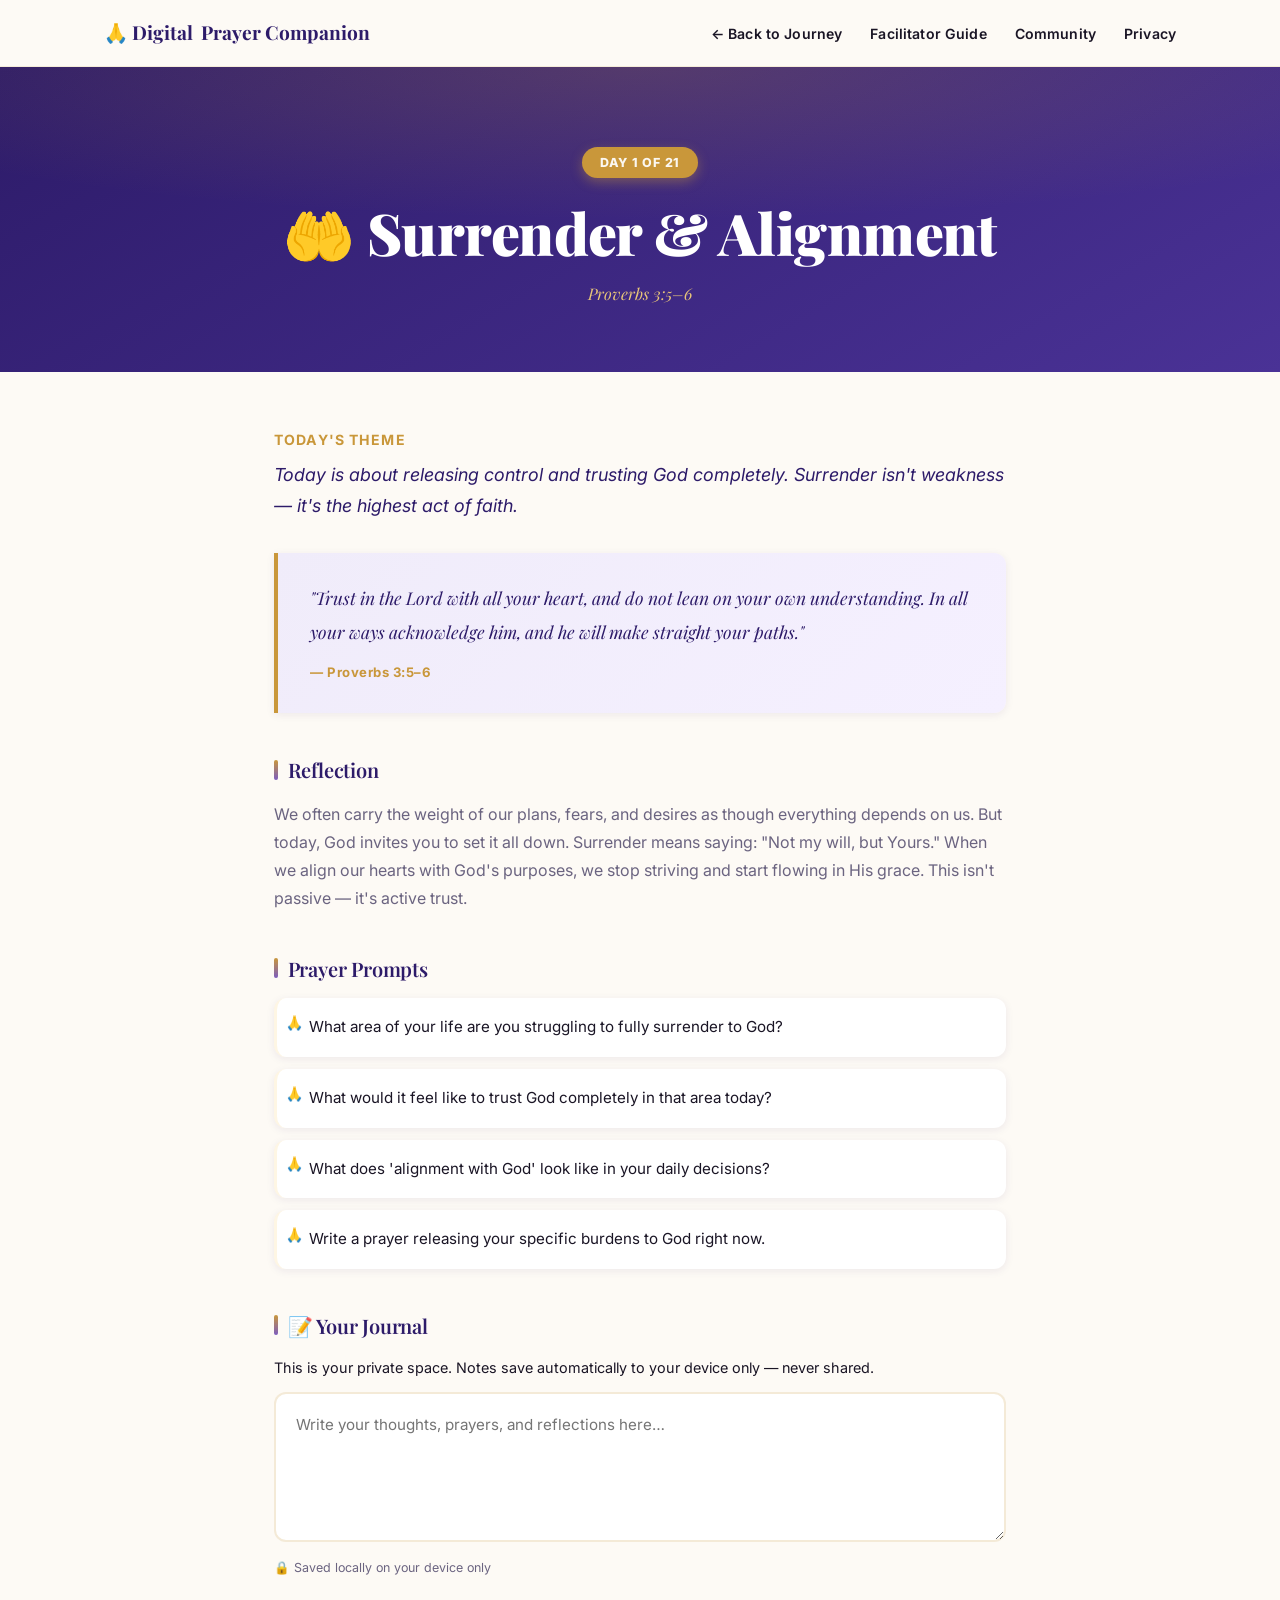
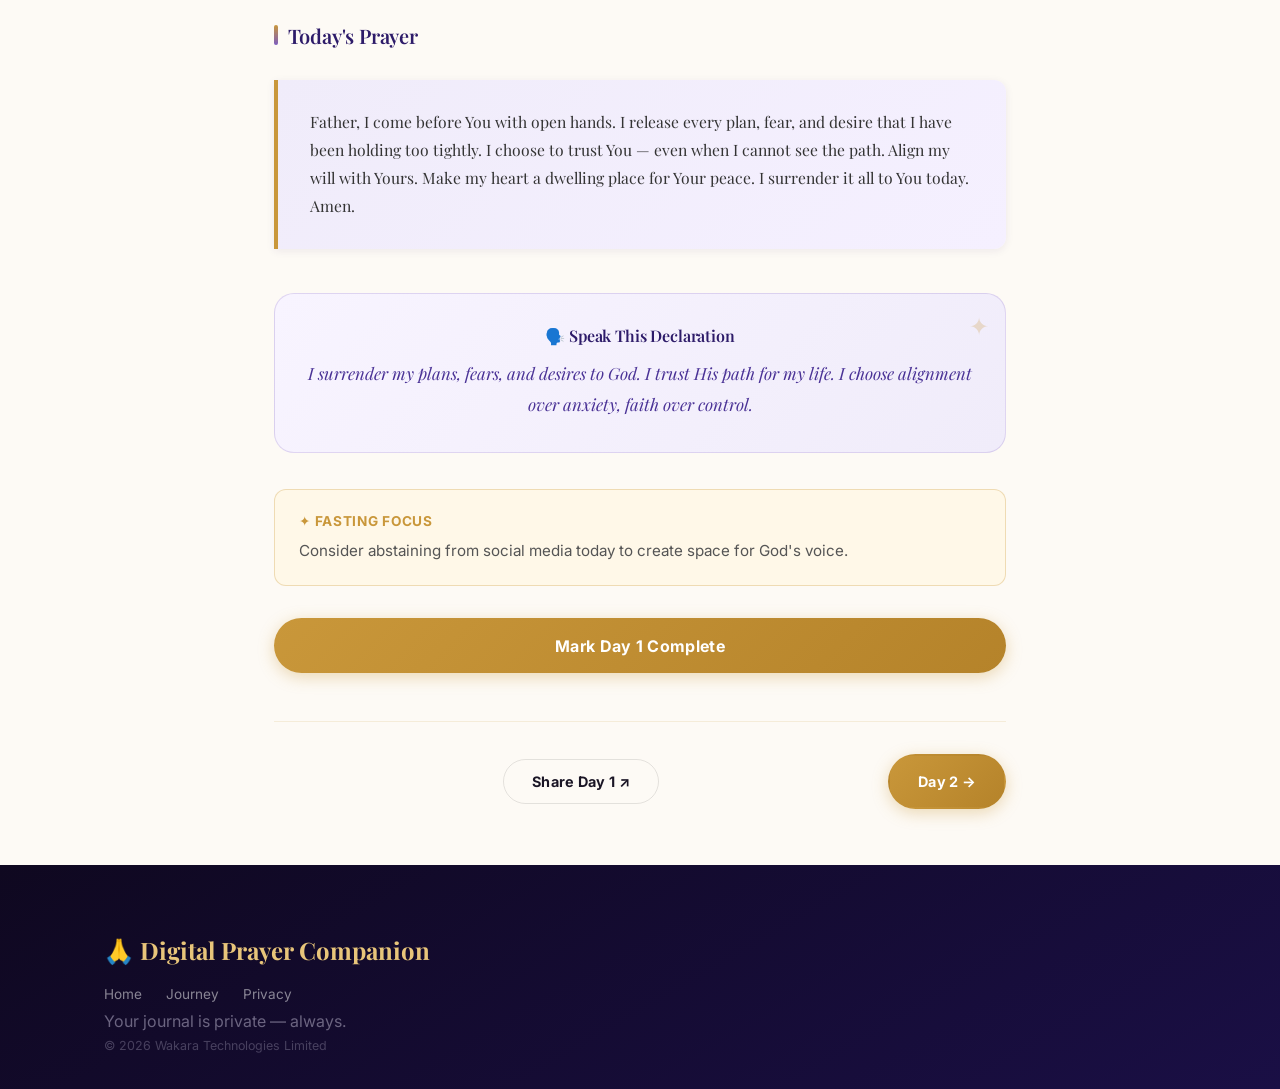
<file: day.html>
<!DOCTYPE html>
<html lang="en">
<head>
  <meta charset="UTF-8" />
  <meta name="viewport" content="width=device-width, initial-scale=1.0" />
  <title>Daily Reflection — Digital Prayer Companion</title>
  <link rel="stylesheet" href="style.css" />
  <link rel="icon" href="data:image/svg+xml,<svg xmlns='http://www.w3.org/2000/svg' viewBox='0 0 100 100'><text y='.9em' font-size='90'>🙏</text></svg>" />
  <script async src="https://www.googletagmanager.com/gtag/js?id=G-9NB6XP5T39"></script>
  <script>
    window.dataLayer = window.dataLayer || [];
    function gtag(){dataLayer.push(arguments);}
    gtag('js', new Date());
    gtag('config', 'G-9NB6XP5T39');
  </script>
</head>
<body>

<nav class="nav">
  <div class="container nav__inner">
    <a href="index.html" class="nav__logo">🙏 Digital <span>Prayer Companion</span></a>
    <button class="nav__toggle" aria-label="Toggle menu">☰</button>
    <ul class="nav__links">
      <li><a href="journey.html">← Back to Journey</a></li>
      <li><a href="facilitator.html">Facilitator Guide</a></li>
      <li><a href="community.html">Community</a></li>
      <li><a href="privacy.html">Privacy</a></li>
    </ul>
  </div>
</nav>

<div id="day-app"></div>

<footer class="footer">
  <div class="container">
    <div class="footer__logo">🙏 Digital Prayer Companion</div>
    <ul class="footer__links">
      <li><a href="index.html">Home</a></li>
      <li><a href="journey.html">Journey</a></li>
      <li><a href="privacy.html">Privacy</a></li>
    </ul>
    <p class="footer__copy">Your journal is private — always.</p>
    <p class="footer__copy" style="font-size:.78rem;opacity:.6">&copy; <script>document.write(new Date().getFullYear())</script> <a href="https://wakaratech.com" target="_blank" rel="noopener" style="color:inherit">Wakara Technologies Limited</a></p>
  </div>
</footer>

<script src="app.js"></script>
<script>
/* ── Day Content Data ───────────────────────────────── */
const DAY_DATA = {
  1: {
    title: "Surrender & Alignment",
    emoji: "🤲",
    verse: "Trust in the Lord with all your heart, and do not lean on your own understanding. In all your ways acknowledge him, and he will make straight your paths.",
    verseRef: "Proverbs 3:5–6",
    theme: "Today is about releasing control and trusting God completely. Surrender isn't weakness — it's the highest act of faith.",
    reflection: "We often carry the weight of our plans, fears, and desires as though everything depends on us. But today, God invites you to set it all down. Surrender means saying: \"Not my will, but Yours.\" When we align our hearts with God's purposes, we stop striving and start flowing in His grace. This isn't passive — it's active trust.",
    prompts: [
      "What area of your life are you struggling to fully surrender to God?",
      "What would it feel like to trust God completely in that area today?",
      "What does 'alignment with God' look like in your daily decisions?",
      "Write a prayer releasing your specific burdens to God right now."
    ],
    prayer: "Father, I come before You with open hands. I release every plan, fear, and desire that I have been holding too tightly. I choose to trust You — even when I cannot see the path. Align my will with Yours. Make my heart a dwelling place for Your peace. I surrender it all to You today. Amen.",
    declaration: "I surrender my plans, fears, and desires to God. I trust His path for my life. I choose alignment over anxiety, faith over control.",
    fasting: "Consider abstaining from social media today to create space for God's voice."
  },
  2: {
    title: "Repentance & Cleansing",
    emoji: "🌊",
    verse: "If we confess our sins, he is faithful and just to forgive us our sins and to cleanse us from all unrighteousness.",
    verseRef: "1 John 1:9",
    theme: "Repentance is not punishment — it is the doorway to freedom and fresh beginnings.",
    reflection: "Many people avoid repentance because it feels like shame. But biblical repentance is the opposite of shame — it is the relief of being fully known and fully loved. When we bring our mistakes, failures, and sins into the light, God's forgiveness meets us there. Cleansing follows confession. This is where new beginnings are born.",
    prompts: [
      "Is there anything weighing on your heart that you haven't fully brought before God?",
      "What does genuine repentance (not just regret) look like for you today?",
      "How has God's forgiveness changed your perspective on past mistakes?",
      "Is there someone you may need to apologize to as part of your cleansing?"
    ],
    prayer: "Heavenly Father, I come before You honestly today. I acknowledge where I have fallen short — in my actions, words, and thoughts. I receive Your forgiveness fully. Wash me clean, Lord. Let no guilt or shame linger where Your grace has already spoken. Renew a right spirit within me. Amen.",
    declaration: "I am forgiven and cleansed by the blood of Jesus. I walk in freedom, not condemnation. I release shame and receive God's grace.",
    fasting: "Fast from negative self-talk today. Every critical thought about yourself — release it to God."
  },
  3: {
    title: "Clarity & Direction",
    emoji: "🌟",
    verse: "If any of you lacks wisdom, let him ask God, who gives generously to all without reproach, and it will be given him.",
    verseRef: "James 1:5",
    theme: "Confusion dissipates in God's presence. Today, ask boldly for wisdom and direction.",
    reflection: "There are seasons when the path ahead feels foggy. Decisions feel heavy. The future feels uncertain. But God promises to give wisdom generously to those who ask. Clarity doesn't always come all at once — sometimes it comes step by step, like a lamp illuminating just enough of the road ahead for you to take the next step in faith.",
    prompts: [
      "What decision or area of life are you most in need of clarity about right now?",
      "What would taking 'one step of faith' look like in your current situation?",
      "How do you distinguish between God's direction and your own desires?",
      "Write down three things you feel God may be saying to you in this season."
    ],
    prayer: "Lord, I need Your wisdom today. The path ahead is unclear, but I know You see it fully. Speak to me through Your Word, through stillness, through those around me. Give me eyes to see what You are doing and courage to follow where You lead. Bring clarity to every area of confusion. Amen.",
    declaration: "God is my source of wisdom and direction. I have clarity because I have access to the mind of Christ. I will not be paralyzed by confusion.",
    fasting: "Take 20 minutes of silence today — no phone, no noise. Simply listen."
  },
  4: {
    title: "Faith Over Fear",
    emoji: "⚓",
    verse: "Fear not, for I am with you; be not dismayed, for I am your God. I will strengthen you, yes, I will help you, I will uphold you with My righteous right hand.",
    verseRef: "Isaiah 41:10",
    theme: "Fear is a liar. Faith is the antidote. Today, choose to stand on what God has said over what fear whispers.",
    reflection: "Fear is one of the enemy's most powerful tools — not because it is real, but because it feels real. It whispers \"what if\" and steals your peace before anything has even happened. But God's Word says over and over again: Fear not. Not because life is without danger, but because God is with you. Faith doesn't mean having no fear — it means taking the step anyway, anchored in God's promises.",
    prompts: [
      "What fear has been holding you back from stepping into God's calling for your life?",
      "What specific promise from God's Word speaks to your current fear?",
      "Think of a time God came through for you. How does that strengthen your faith today?",
      "What would you do differently if you knew God was 100% with you in it?"
    ],
    prayer: "Father, I choose faith over fear today. I will not be held captive by what might happen or what others think. Your Word says You are with me — and that is enough. Strengthen me where I am weak. Let Your perfect love cast out every fear. I walk forward in confidence today. Amen.",
    declaration: "I will not be moved by fear. God's presence is my anchor. I choose faith over every fearful thought, and I step forward in boldness.",
    fasting: "Fast from consuming news or content that increases anxiety. Fill that space with worship."
  },
  5: {
    title: "Purpose & Calling",
    emoji: "🔥",
    verse: "For I know the plans I have for you, declares the Lord, plans to prosper you and not to harm you, plans to give you hope and a future.",
    verseRef: "Jeremiah 29:11",
    theme: "You are not an accident. God placed specific gifts, passions, and purpose within you — and He is calling it forward.",
    reflection: "Before you were born, God already had a plan for your life. Purpose isn't something you find — it's something you discover as you walk closely with God. Your unique story, your wounds, your gifts, your experiences — all of it is being woven into something meaningful. You are called to something greater than you can see right now.",
    prompts: [
      "What activities or causes make you feel most alive and connected to God's heart?",
      "What do the people who know you best say are your greatest gifts?",
      "How does your current season of life connect to the bigger purpose God has for you?",
      "What one step toward your calling could you take this week?"
    ],
    prayer: "God, You placed dreams and gifts in me before I understood them. Awaken what has been dormant. Clarify my calling. Help me steward every gift You've given me for Your glory. Remove the distractions that pull me from my purpose. Let me live a life of intentional, purposeful faith. Amen.",
    declaration: "I am created with purpose. My gifts and calling are real and needed. I commit to walking boldly in what God has placed within me.",
    fasting: "Fast from busyness today. Protect an hour of your time for reflection and prayer about your calling."
  },
  6: {
    title: "Healing & Wholeness",
    emoji: "💚",
    verse: "He heals the brokenhearted and binds up their wounds.",
    verseRef: "Psalm 147:3",
    theme: "God is in the healing business — body, mind, soul, and spirit. You are allowed to ask for wholeness.",
    reflection: "Healing comes in many forms: physical, emotional, relational, and spiritual. Some wounds are obvious — we know they're there. Others have been buried so long we've normalized the pain. But God sees every broken place. He doesn't ask us to be strong before He heals us. He comes to us in our brokenness and begins His work from there. Wholeness is His will for you.",
    prompts: [
      "What area of your life — physical, emotional, or spiritual — most needs healing right now?",
      "Is there a past wound you've been carrying that you haven't fully released to God?",
      "How do you receive healing? What would it look like to be fully whole in this area?",
      "Write a prayer specifically asking God for healing in a vulnerable area of your life."
    ],
    prayer: "Lord Jesus, You are the Healer. I come to You with the places that hurt — the wounds I can name and those too deep for words. Heal my body where it is broken. Heal my mind where it is clouded. Heal my heart where it is wounded. Make me whole from the inside out. I receive Your healing today. Amen.",
    declaration: "By His stripes I am healed. I receive God's healing in every area of my life — body, mind, and soul. I am being made whole.",
    fasting: "Fast from rehearsing old hurts today. When painful memories surface, speak healing over them."
  },
  7: {
    title: "Gratitude & Praise",
    emoji: "🎶",
    verse: "Give thanks in all circumstances; for this is the will of God in Christ Jesus for you.",
    verseRef: "1 Thessalonians 5:18",
    theme: "Gratitude shifts your perspective from what you lack to the abundance of what God has already done.",
    reflection: "Gratitude is a spiritual discipline — and a powerful weapon. When we choose thankfulness, we break the cycle of complaint and open our hearts to receive more of what God has for us. Praise doesn't require perfect circumstances. It requires a heart that remembers: God was faithful yesterday, He is faithful today, and He will be faithful tomorrow.",
    prompts: [
      "List 10 things — big or small — you are genuinely grateful for today.",
      "Think of a difficult season you went through. What did God teach you or do for you in it?",
      "How does your level of gratitude affect your relationship with God and others?",
      "Write a personal psalm of thanksgiving to God from your heart."
    ],
    prayer: "Father, I thank You. For life, for breath, for grace that is new every morning. For doors You opened that I didn't deserve. For protection I didn't see. For love that never fails. I praise You not just for what You do, but for who You are. Let my life be an offering of thanks. Amen.",
    declaration: "I am a person of gratitude and praise. I choose thankfulness over complaint. My life is a testimony of God's goodness and faithfulness.",
    fasting: "Replace one hour of entertainment with worship music. Let praise fill the space."
  },
  8: {
    title: "Family & Relationships",
    emoji: "👨‍👩‍👧",
    verse: "Be completely humble and gentle; be patient, bearing with one another in love. Make every effort to keep the unity of the Spirit through the bond of peace.",
    verseRef: "Ephesians 4:2–3",
    theme: "The people in your life are not accidents. Today, pray for the relationships God has entrusted to you.",
    reflection: "Family and relationships are where faith is truly tested. It is easy to love God when life is peaceful. It is harder to reflect His love when those closest to us frustrate, wound, or misunderstand us. Yet God calls us to be patient, humble, and peaceable — not because others always deserve it, but because that is the character of Christ being formed in us.",
    prompts: [
      "Which relationship in your life needs the most prayer and intentionality right now?",
      "Is there a pattern of conflict or disconnection you can take responsibility for?",
      "How is God calling you to show up differently in your family or close relationships?",
      "Write a prayer for each member of your immediate family by name."
    ],
    prayer: "Lord, bless my family and those You have placed in my life. Heal what is broken. Strengthen what is fragile. Give me patience where I am frustrated, grace where I've been harsh, and wisdom to love well. Unite us in Your peace. Let our relationships reflect Your love. Amen.",
    declaration: "I am a peacemaker in my relationships. I love with patience and grace. God is healing and strengthening every relationship He has entrusted to me.",
    fasting: "Fast from criticism of family members today. Replace every critical thought with a prayer for that person."
  },
  9: {
    title: "Finances & Provision",
    emoji: "🌾",
    verse: "And my God will supply every need of yours according to his riches in glory in Christ Jesus.",
    verseRef: "Philippians 4:19",
    theme: "God is Jehovah Jireh — the Lord who provides. Your needs are not too big for Him.",
    reflection: "Financial stress is one of the most common sources of anxiety in modern life. But God's Word is clear: He is your provider. This doesn't mean financial irresponsibility is rewarded, but it does mean that when we are faithful, trusting, and obedient, God meets our needs in ways that exceed our own ability to provide. Today, bring your financial situation honestly before God.",
    prompts: [
      "What financial concerns are weighing on you most heavily right now?",
      "Where do you need to trust God more and stress less in your finances?",
      "Are there any areas where God may be calling you to greater stewardship or generosity?",
      "Write a prayer of trust, releasing financial worry to God."
    ],
    prayer: "Jehovah Jireh, You are my provider. I release every financial worry to You today. I trust that You see my needs and that You are already at work. Give me wisdom to steward well, faith to give generously, and peace that surpasses financial anxiety. You have never failed me, and I trust You now. Amen.",
    declaration: "God is my source and provision. I am not defined by my financial situation. I am a faithful steward and I trust God to supply every need.",
    fasting: "Fast from unnecessary purchases today. Give what you would have spent as an offering or act of generosity."
  },
  10: {
    title: "Work & Career",
    emoji: "🛠️",
    verse: "Whatever you do, work heartily, as for the Lord and not for men.",
    verseRef: "Colossians 3:23",
    theme: "Your work is a form of worship. Today, invite God into your Monday through Friday.",
    reflection: "For many of us, faith stays in Sunday morning while work operates on a completely different track. But God never compartmentalizes. He is Lord of every area — including your career. Your work is not separate from your calling; it is often the ground where your calling is lived out. Excellence, integrity, and compassion in the workplace are powerful testimony.",
    prompts: [
      "How is your faith currently visible (or not visible) in your workplace?",
      "What would it look like to do your work 'as for the Lord' this week?",
      "Are there areas of your career where God may be directing you toward change?",
      "Who at your workplace might need to see God's love through your actions?"
    ],
    prayer: "Lord, I dedicate my work to You. Let my efforts, relationships, and output reflect Your character. Give me wisdom for the challenges I face. Let my integrity speak louder than any title or position. Guide my career in the direction of Your purpose. May what I build with my hands bring honor to Your name. Amen.",
    declaration: "I work with excellence and integrity as an act of worship. My career is under God's direction. I am a light in my workplace.",
    fasting: "Fast from complaining about work today. Replace every grievance with a prayer."
  },
  11: {
    title: "Discipline & Consistency",
    emoji: "⚡",
    verse: "No discipline seems pleasant at the time, but painful. Later on, however, it produces a harvest of righteousness and peace for those who have been trained by it.",
    verseRef: "Hebrews 12:11",
    theme: "Spiritual discipline is not about earning God's love — it's about positioning yourself to receive more of it.",
    reflection: "Discipline often feels like restriction, but it is actually the path to freedom. When we are disciplined in prayer, in the Word, in serving — we are not earning brownie points with God. We are positioning our hearts to receive, to grow, to become more like Christ. Consistency, even in small things, produces extraordinary results over time. Every habit of faith you build today is an investment in who you are becoming.",
    prompts: [
      "What spiritual discipline is God calling you to grow in during this season?",
      "What gets in the way of your consistency in prayer and Bible reading?",
      "What is one small daily habit that could strengthen your faith over time?",
      "Write a commitment to God about one discipline you will practice for the rest of this journey."
    ],
    prayer: "Father, I want to be a person of godly discipline. Help me to be consistent — not out of religious duty, but out of deep love for You. Remove every distraction and laziness that keeps me from the habits that grow my faith. Produce in me the fruit of self-control and perseverance. Amen.",
    declaration: "I am disciplined and consistent in my faith. I commit to the habits that grow my spirit. Small daily choices are shaping me into who God has called me to be.",
    fasting: "Fast from your biggest time-waster today (scrolling, TV, etc.) and use that time for prayer."
  },
  12: {
    title: "Obedience",
    emoji: "🎯",
    verse: "If you love me, you will keep my commandments.",
    verseRef: "John 14:15",
    theme: "Obedience is love in action. Where God is calling, trust is expressed through your yes.",
    reflection: "Obedience can feel like loss of freedom — but Jesus reframes it entirely. He connects obedience to love. When we truly love God, obedience becomes the natural expression of that love. The hardest obedience is usually the one that requires the most surrender: the conversation you've been avoiding, the step you've been afraid to take, the thing God has been nudging you toward that seems impossible.",
    prompts: [
      "Is there something God has been asking you to do that you have been delaying?",
      "What has partial obedience cost you in a past season?",
      "How does obedience to God free you rather than restrict you?",
      "Write the thing you believe God is calling you to do, and pray over it."
    ],
    prayer: "Lord, I want to be fully obedient to Your voice. Remove my resistance, my excuses, and my fear. Where I have been holding back, give me courage to say yes. I trust that Your commands are not burdensome — they are the path to life. Teach me to hear Your voice clearly and to follow without delay. Amen.",
    declaration: "I am obedient to God's voice. My yes to God costs me nothing I cannot afford to lose. I walk in the joy of full surrender and obedience.",
    fasting: "Do the one thing today that you have been postponing in obedience to God. Take that step."
  },
  13: {
    title: "Peace & Rest",
    emoji: "🕊️",
    verse: "And the peace of God, which surpasses all understanding, will guard your hearts and your minds in Christ Jesus.",
    verseRef: "Philippians 4:7",
    theme: "Peace is not the absence of problems — it is the presence of God in the midst of them.",
    reflection: "We live in a world that rewards hustle and punishes stillness. But God created rest — not as a reward for finishing, but as a rhythm for flourishing. Peace is not passive; it is a choice to position your heart in the truth of who God is. Jesus slept through a storm not because the storm wasn't real, but because He knew who held the sea. That same peace is available to you.",
    prompts: [
      "What is robbing you of peace in this season? Name it honestly.",
      "What does 'rest in God' practically look like for your life right now?",
      "Where have you been striving for a result that only God can produce?",
      "Write a prayer releasing anxiety and choosing God's peace today."
    ],
    prayer: "Prince of Peace, I invite You into every anxious place in my heart. Still the storms. Quiet the noise. Guard my mind against every worry that exceeds my faith. Let Your peace — the kind that makes no logical sense — fill every room of my heart. I choose rest in You today. Amen.",
    declaration: "I have the peace of God that surpasses understanding. I choose rest over striving. My heart is guarded by God's perfect peace.",
    fasting: "Fast from rushing today. Move slowly, intentionally, and prayerfully through each task."
  },
  14: {
    title: "Spiritual Growth",
    emoji: "🌱",
    verse: "But grow in the grace and knowledge of our Lord and Savior Jesus Christ.",
    verseRef: "2 Peter 3:18",
    theme: "Spiritual maturity is not a destination — it is a lifelong journey of becoming more like Christ.",
    reflection: "Growth is rarely comfortable. Seeds must be buried before they can bloom. Pruning happens before fruit appears. The trials, questions, and stretching seasons of our faith are not signs that God has abandoned us — they are often the very tools He uses to grow us. A plant that never grows is either dying or has stopped receiving what it needs. Today, ask God what He wants to grow in you.",
    prompts: [
      "In what area of your faith have you experienced the most growth in the last year?",
      "What has been the hardest season of your spiritual life, and what grew from it?",
      "Where is God currently stretching you beyond your comfort zone?",
      "What spiritual practice or input has most contributed to your growth?"
    ],
    prayer: "Father, I want to grow. I don't want to stay the same. Prune whatever is unfruitful. Water what is good. Send the people, words, and experiences into my life that will accelerate my growth. Make me more like Christ, even when the process is uncomfortable. I trust Your work in me. Amen.",
    declaration: "I am growing in grace and knowledge every day. Every challenge is an opportunity. I am becoming more like Christ — in character, in wisdom, and in love.",
    fasting: "Fast from spiritual complacency. Read one chapter of the Bible you've never deeply studied before."
  },
  15: {
    title: "Forgiveness",
    emoji: "💛",
    verse: "Bear with each other and forgive one another if any of you has a grievance against someone. Forgive as the Lord forgave you.",
    verseRef: "Colossians 3:13",
    theme: "Forgiveness is not excusing the wrong. It is releasing yourself from the prison of bitterness.",
    reflection: "Unforgiveness is a weight we carry while believing it punishes someone else. But bitterness, resentment, and offense primarily hurt the one holding them. To forgive is not to say what happened was okay — it is to say: I refuse to let this define me or hold me back. God's forgiveness of us is the model and the power source for forgiving others. Where He forgave infinitely, we can forgive once more.",
    prompts: [
      "Is there someone you are carrying offense or unforgiveness toward, even silently?",
      "How has unforgiveness affected your relationship with God or others?",
      "What would it practically mean to forgive that person today — not for their sake, but yours?",
      "Write a prayer of release over anyone you need to forgive."
    ],
    prayer: "Lord, I choose to forgive [name]. Not because what happened was right, but because You have forgiven me of so much more. I release the offense, the hurt, and the desire for justice into Your hands. Heal my heart where it has been wounded by this. Set me free from bitterness and let Your love fill that space. Amen.",
    declaration: "I am a person who forgives freely. I release every offense. Bitterness has no hold on me. I walk in the freedom of forgiveness.",
    fasting: "Abstain from revisiting or retelling a grievance today. Every time it surfaces, speak forgiveness instead."
  },
  16: {
    title: "Confidence in God",
    emoji: "🦁",
    verse: "Therefore do not throw away your confidence, which has a great reward.",
    verseRef: "Hebrews 10:35",
    theme: "Your confidence is not in yourself — it's in the God who called you, equipped you, and is with you.",
    reflection: "There is a difference between self-confidence and God-confidence. Self-confidence depends on your performance, your track record, and your circumstances. God-confidence is rooted in the unchanging character of who God is. When He calls you, He equips you. When He sends you, He goes with you. Your confidence is only as strong as who you place it in — and God never fails.",
    prompts: [
      "In what area of your life do you struggle most with confidence or self-doubt?",
      "What does God say about you in His Word that contradicts the lies you believe about yourself?",
      "How would you live differently if you were fully confident in God's backing?",
      "Write 5 affirmations rooted in scripture about who God says you are."
    ],
    prayer: "Father, I reject every lie that says I am not enough. I am enough because You are with me. Give me bold confidence that is not arrogance, but rooted in deep trust in You. Let me walk into every room, every challenge, every calling knowing that the One who created the universe is with me. Amen.",
    declaration: "I am confident in God. I know who I am and whose I am. I step forward boldly, knowing God goes before me and stands behind me.",
    fasting: "Fast from self-deprecating language today. Not one negative statement about yourself allowed."
  },
  17: {
    title: "Patience & Trust",
    emoji: "⏳",
    verse: "But if we hope for what we do not see, we wait for it with patience.",
    verseRef: "Romans 8:25",
    theme: "Waiting on God is not wasted time. It is sacred time of preparation and trust.",
    reflection: "We live in an instant world — instant answers, instant gratification, instant feedback. But God often works in seasons, not seconds. The waiting room is not a punishment. It is a place of preparation where God is developing in you what is needed for what He is preparing for you. Patience is not passive resignation — it is active, expectant trust.",
    prompts: [
      "What are you currently waiting for that is testing your patience?",
      "What has God taught you in past seasons of waiting?",
      "How do you maintain faith and joy while waiting for God's promises to manifest?",
      "Write a declaration of trust specifically over what you're waiting for."
    ],
    prayer: "Lord, I choose to trust Your timing. I will not run ahead of You or lag behind in unbelief. What You have promised, You will perform. Teach me the grace of waiting well. While I wait, strengthen my faith, deepen my roots, and prepare me for what is coming. I trust You. Amen.",
    declaration: "I trust God's timing perfectly. While I wait, I grow. What God has promised for my life will come to pass in His perfect time.",
    fasting: "Fast from rushing God's answers today. Don't look for shortcuts — sit in the wait with Him."
  },
  18: {
    title: "Community & Service",
    emoji: "🤝",
    verse: "Carry each other's burdens, and in this way you will fulfill the law of Christ.",
    verseRef: "Galatians 6:2",
    theme: "Faith was never meant to be practiced alone. You need community, and community needs you.",
    reflection: "The Christian life is not a solo journey. We are built for community — to give and receive, to carry and be carried. The early church turned the world upside down not because of individual superheroes, but because ordinary people did life together with extraordinary love. Service is how that love becomes visible. Today, ask God who in your community needs what He has placed in you.",
    prompts: [
      "Are you currently planted in a faith community? What is your role there?",
      "Who in your sphere of influence is carrying a burden you could help bear?",
      "How can you serve someone today with your time, resources, or encouragement?",
      "What gift or ability do you have that could benefit your community right now?"
    ],
    prayer: "Lord, make me a person who builds up, not tears down. Show me someone who needs what You have placed in me. Let my life be a gift to my community. Give me humility to receive from others when I am in need. Build Your Church through us — a community marked by love and service. Amen.",
    declaration: "I am planted in community and I flourish there. I use my gifts to serve others. I am a burden-bearer and a blessing-bringer wherever I go.",
    fasting: "Perform one act of service today — for someone who cannot repay you."
  },
  19: {
    title: "Breakthrough & Hope",
    emoji: "🚀",
    verse: "May the God of hope fill you with all joy and peace as you trust in him, so that you may overflow with hope by the power of the Holy Spirit.",
    verseRef: "Romans 15:13",
    theme: "Breakthrough is coming. Hope is not wishful thinking — it is confident expectation in a God who keeps His word.",
    reflection: "Hope is one of the most powerful forces available to a believer. The enemy's strategy is always to make you feel that nothing will ever change, that breakthrough is for others, that your situation is hopeless. But hope anchored in God is unshakable. It is not denial of your current reality — it is confidence in a God who steps into impossible situations and writes new endings. Your breakthrough is not a question of whether, but when.",
    prompts: [
      "What area of your life are you most in need of breakthrough right now?",
      "What would life look like on the other side of this breakthrough?",
      "What scriptures or testimonies of God's faithfulness give you the most hope?",
      "Write a prayer specifically asking God for breakthrough in a named area."
    ],
    prayer: "God of breakthroughs, I believe You are moving in my situation right now. I refuse to accept that this is permanent. I call forth breakthrough in [specific area]. Let hope arise in me. Let the Holy Spirit flood every discouraged place with Your presence and expectation. I believe my testimony is being written. Amen.",
    declaration: "I am full of hope. Breakthrough belongs to me. God is at work in every impossible situation in my life. My testimony is already being written.",
    fasting: "Fast from speaking defeat over your situation. Only speak breakthrough and possibility today."
  },
  20: {
    title: "Thanksgiving & Testimony",
    emoji: "🙌",
    verse: "Give thanks to the Lord, for he is good; his love endures forever.",
    verseRef: "Psalm 107:1",
    theme: "Your testimony is not just your story — it is evidence of God's power for everyone watching.",
    reflection: "A testimony is more than a spiritual highlight reel. It is the honest account of God's faithfulness woven through your real life — including the hard parts. When you share what God has done, you release faith in others to believe for their own breakthrough. You are also reminding yourself of every reason to trust Him for what lies ahead. Thanksgiving is the fuel that keeps faith burning.",
    prompts: [
      "Write your personal testimony — what has God brought you through?",
      "What has changed in you during these past 20 days of prayer and fasting?",
      "Who needs to hear your testimony right now? How can you share it?",
      "List the 5 most significant things God has done in your life."
    ],
    prayer: "Father, thank You. For every moment You carried me. For every prayer You answered in ways I didn't expect. For being faithful when I was faithless. I am a living testimony of Your love and power. Let my life be a song of praise and a beacon of hope to everyone around me. Amen.",
    declaration: "My life is a testimony. What God has done for me is too great to keep silent. I will speak His goodness, I will live His faithfulness, and I will give thanks always.",
    fasting: "Fast from silence about what God has done. Tell someone your testimony today."
  },
  21: {
    title: "Dedication & Commissioning",
    emoji: "👑",
    verse: "Therefore go and make disciples of all nations, baptizing them in the name of the Father and of the Son and of the Holy Spirit.",
    verseRef: "Matthew 28:19–20",
    theme: "This is not the end of the journey. This is your commissioning into a deeper walk with God.",
    reflection: "You made it. Twenty-one days of seeking, surrendering, growing, and trusting. But this is not a finish line — it is a launching pad. The transformation that began here must continue to unfold in your everyday life. You are being sent out with new depth, new clarity, and new strength. The question is no longer 'Can I do this?' The question is: 'What will I do with who I have become?'",
    prompts: [
      "What is the most significant thing God revealed to you during this 21-day journey?",
      "What specific commitments will you carry forward from this journey into your daily life?",
      "Who can you take with you on the next journey? Who needs this companion?",
      "Write a letter from your current self to your future self one year from today."
    ],
    prayer: "Lord, I am Yours. Take everything that has been developed in me during these 21 days and use it for Your glory. Send me out with clarity, courage, and compassion. Let me be a carrier of Your presence everywhere I go. I am commissioned — for my family, my community, and the world. Here I am. Send me. Amen.",
    declaration: "I am fully dedicated to God's purposes. I am commissioned and sent. What began in 21 days will unfold over a lifetime. I go forward in faith, love, and power.",
    fasting: "Commit to one ongoing spiritual habit you will carry beyond day 21."
  }
};

/* ── Render day ─────────────────────────────────────── */
function renderDay(num) {
  const d    = DAY_DATA[num];
  const prev = num > 1  ? `<a href="day.html?day=${num-1}" class="btn btn--outline" style="color:var(--purple);border-color:var(--purple)">← Day ${num-1}</a>` : '<span></span>';
  const next = num < 21 ? `<a href="day.html?day=${num+1}" class="btn btn--primary">Day ${num+1} →</a>` : `<a href="journey.html" class="btn btn--primary">Complete Journey 🎉</a>`;

  document.title = `Day ${num}: ${d.title} — Digital Prayer Companion`;

  return `
    <div class="day-hero">
      <div class="container">
        <span class="day-num-badge">Day ${num} of 21</span>
        <h1>${d.emoji} ${d.title}</h1>
        <p class="scripture-ref">${d.verseRef}</p>
      </div>
    </div>

    <div class="day-content">
      <p style="color:var(--gold);font-weight:700;font-size:.88rem;letter-spacing:.08em;text-transform:uppercase;margin-bottom:.5rem">Today's Theme</p>
      <p style="font-family:var(--font-serif);font-size:1.12rem;color:var(--purple);font-style:italic;line-height:1.7">${d.theme}</p>

      <div class="scripture-block">
        "${d.verse}"
        <cite>— ${d.verseRef}</cite>
      </div>

      <div class="reflection-section">
        <h3>Reflection</h3>
        <p>${d.reflection}</p>
      </div>

      <div class="reflection-section">
        <h3>Prayer Prompts</h3>
        <ul class="prayer-prompts">
          ${d.prompts.map(p => `<li>${p}</li>`).join('')}
        </ul>
      </div>

      <div class="reflection-section">
        <h3>📝 Your Journal</h3>
        <p style="font-size:.9rem;color:var(--muted);margin-bottom:.75rem">This is your private space. Notes save automatically to your device only — never shared.</p>
        <textarea class="journal-area" data-key="journal_day_${num}" placeholder="Write your thoughts, prayers, and reflections here…"></textarea>
        <p class="journal-hint">🔒 Saved locally on your device only</p>
      </div>

      <div class="reflection-section">
        <h3>Today's Prayer</h3>
        <div class="scripture-block" style="font-style:normal;font-size:.98rem;line-height:1.8;color:#333">
          ${d.prayer}
        </div>
      </div>

      <div class="declaration-box">
        <h4>🗣️ Speak This Declaration</h4>
        <p>${d.declaration}</p>
      </div>

      ${d.fasting ? `
      <div style="background:#fff8e8;border:1px solid rgba(201,151,58,.3);border-radius:var(--radius-sm);padding:1.25rem 1.5rem;margin:1.5rem 0">
        <p style="font-size:.85rem;font-weight:700;color:var(--gold);margin-bottom:.3rem;letter-spacing:.05em;text-transform:uppercase">✦ Fasting Focus</p>
        <p style="font-size:.95rem;color:#555">${d.fasting}</p>
      </div>` : ''}

      <button class="complete-btn" data-day="${num}">Mark Day ${num} Complete</button>

      <div class="day-nav">
        ${prev}
        <button class="btn" style="background:none;color:var(--muted);border:1px solid rgba(0,0,0,.1)" onclick="shareDay(${num},'${d.title.replace(/'/g,"\\'")}')">
          Share Day ${num} ↗
        </button>
        ${next}
      </div>
    </div>`;
}

const params  = new URLSearchParams(window.location.search);
const dayNum  = Math.min(21, Math.max(1, parseInt(params.get('day')) || 1));
const appEl   = document.getElementById('day-app');
appEl.innerHTML = renderDay(dayNum);

document.addEventListener('DOMContentLoaded', () => {
  initJournal();
  initCompleteBtn();
  initMobileNav();
});
</script>
</body>
</html>
</file>
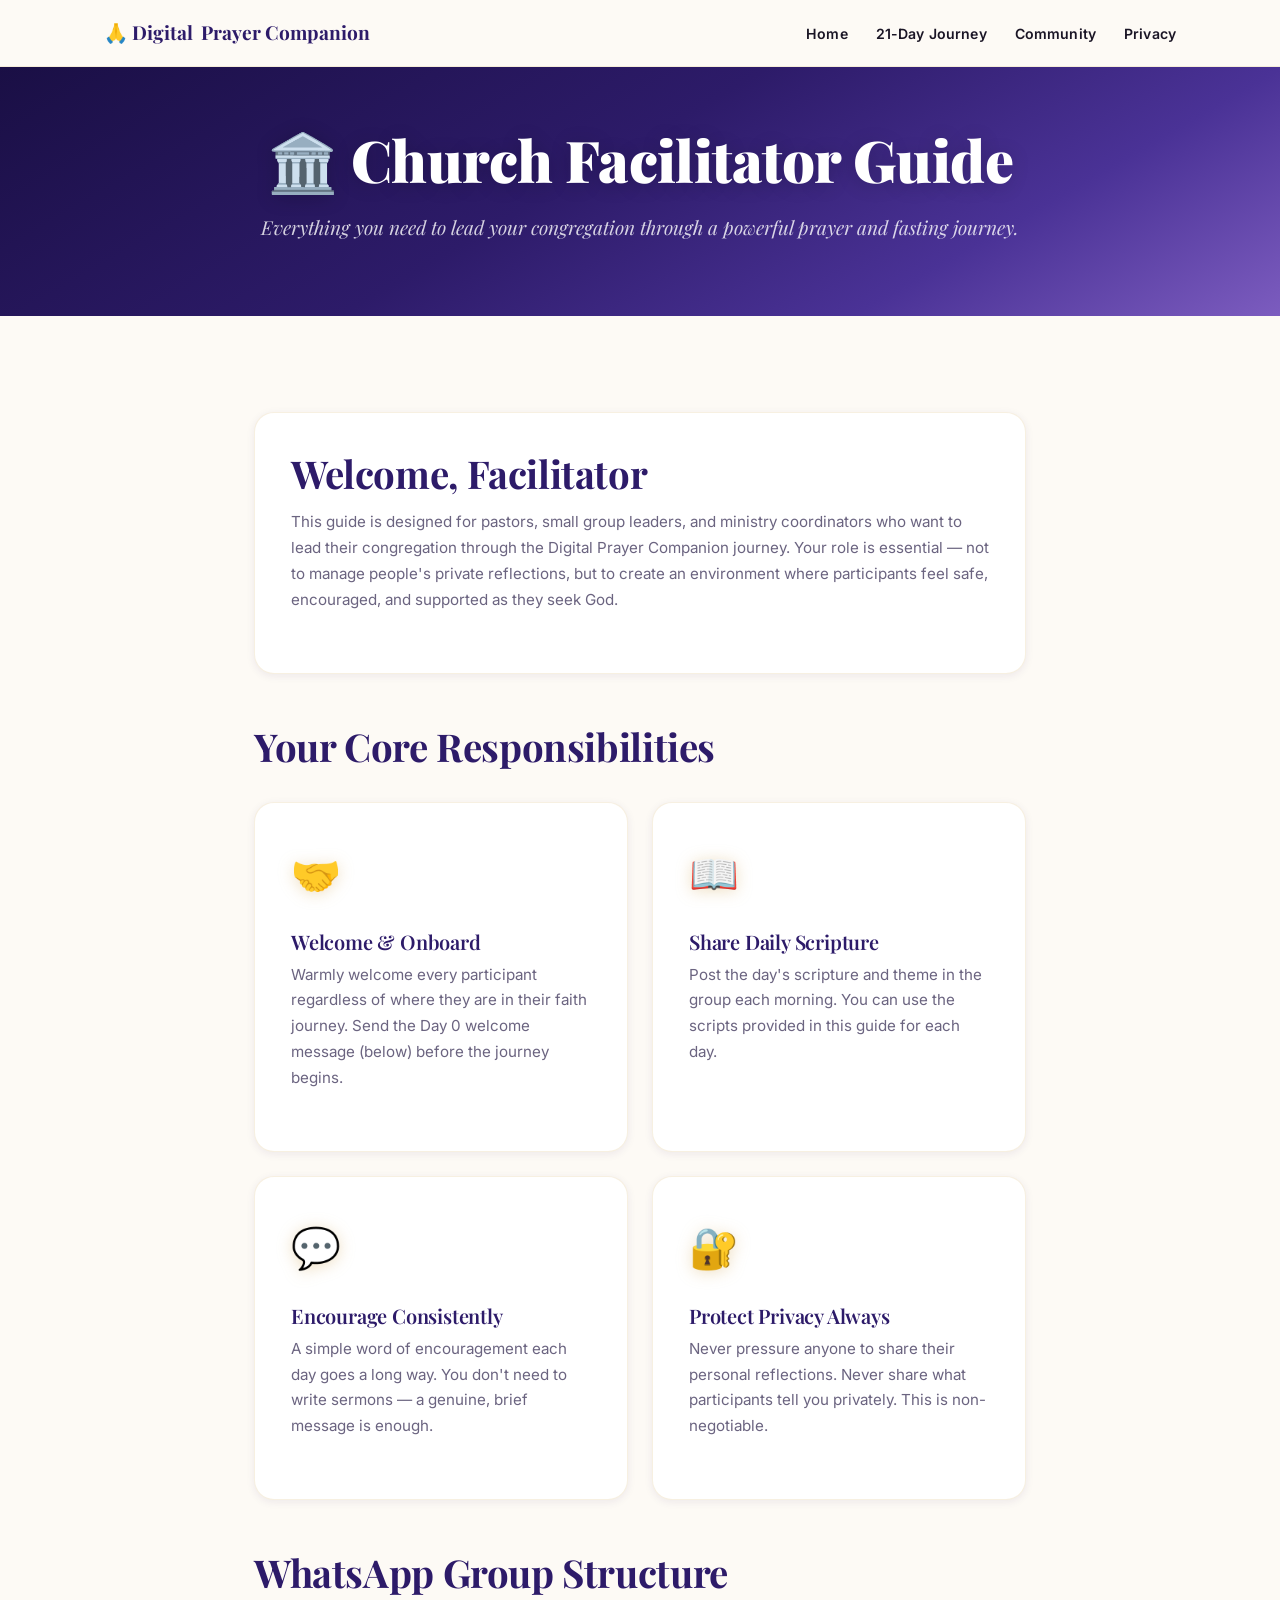
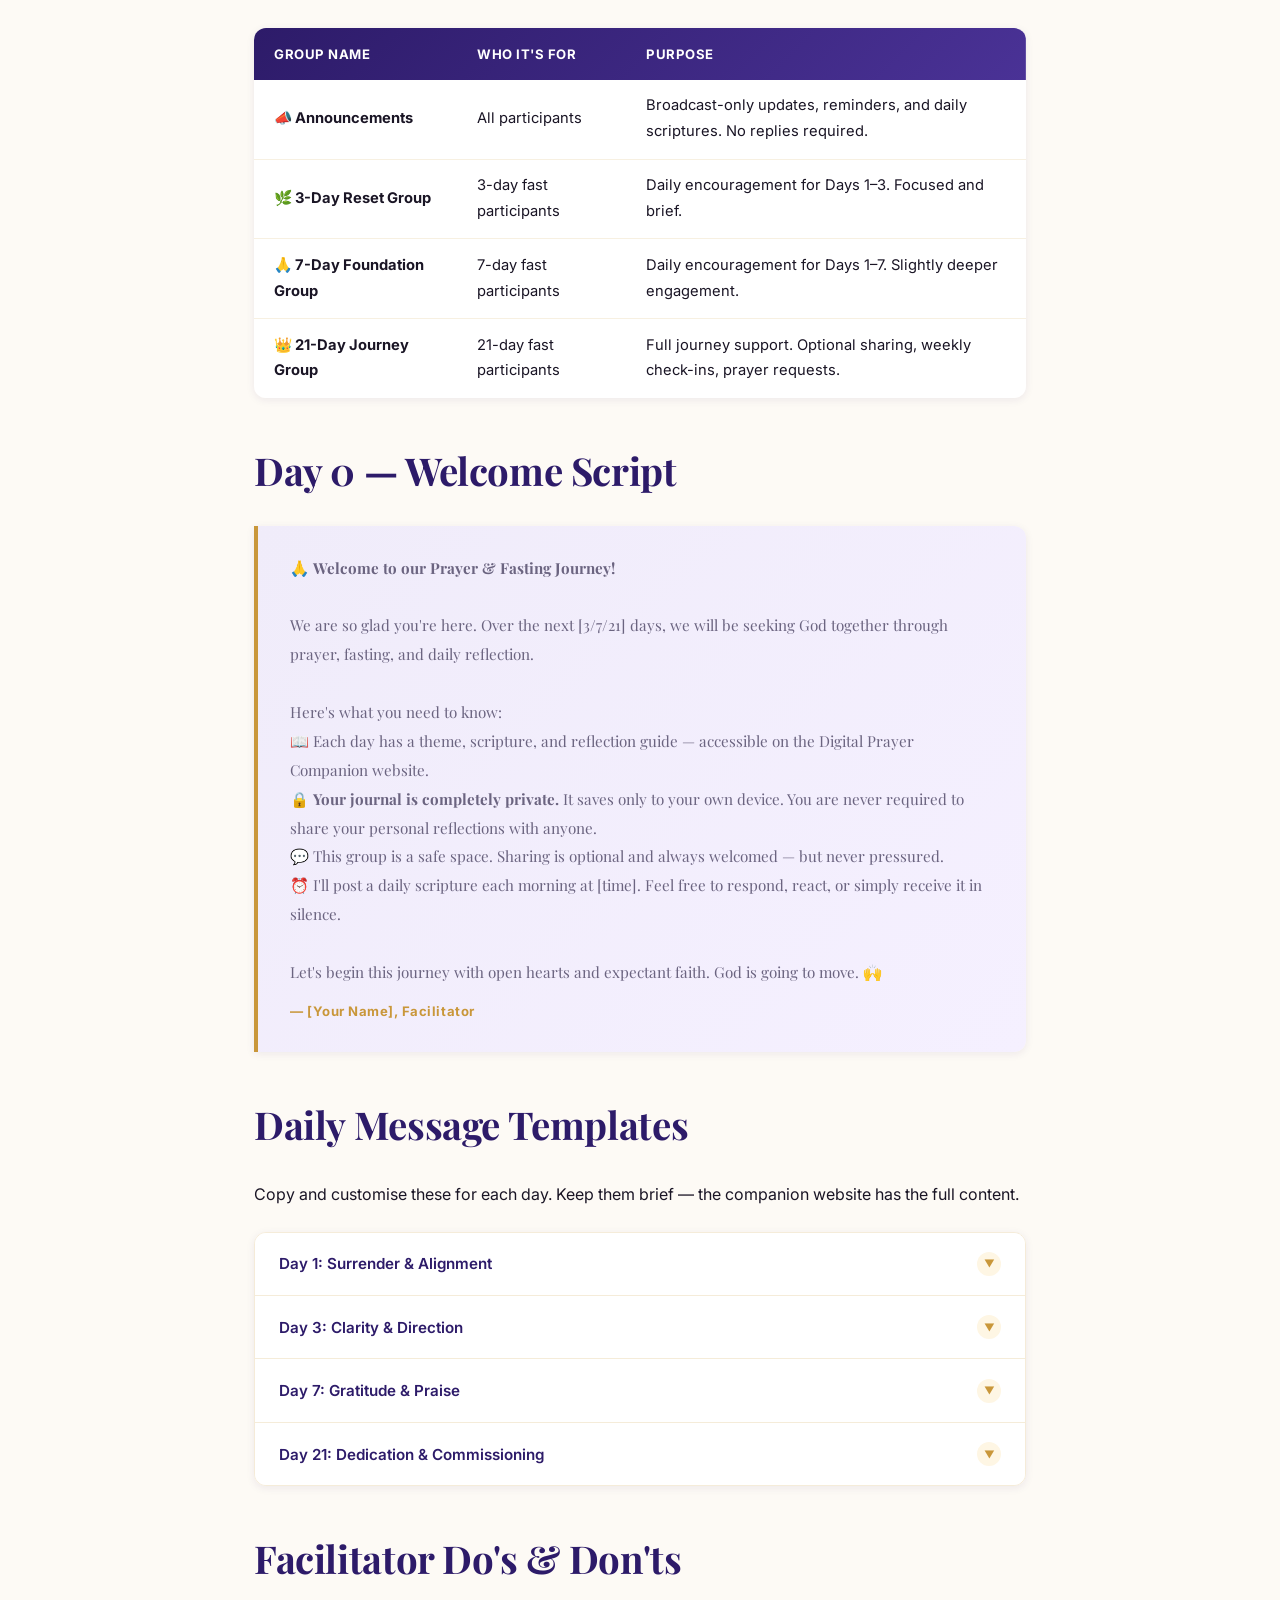
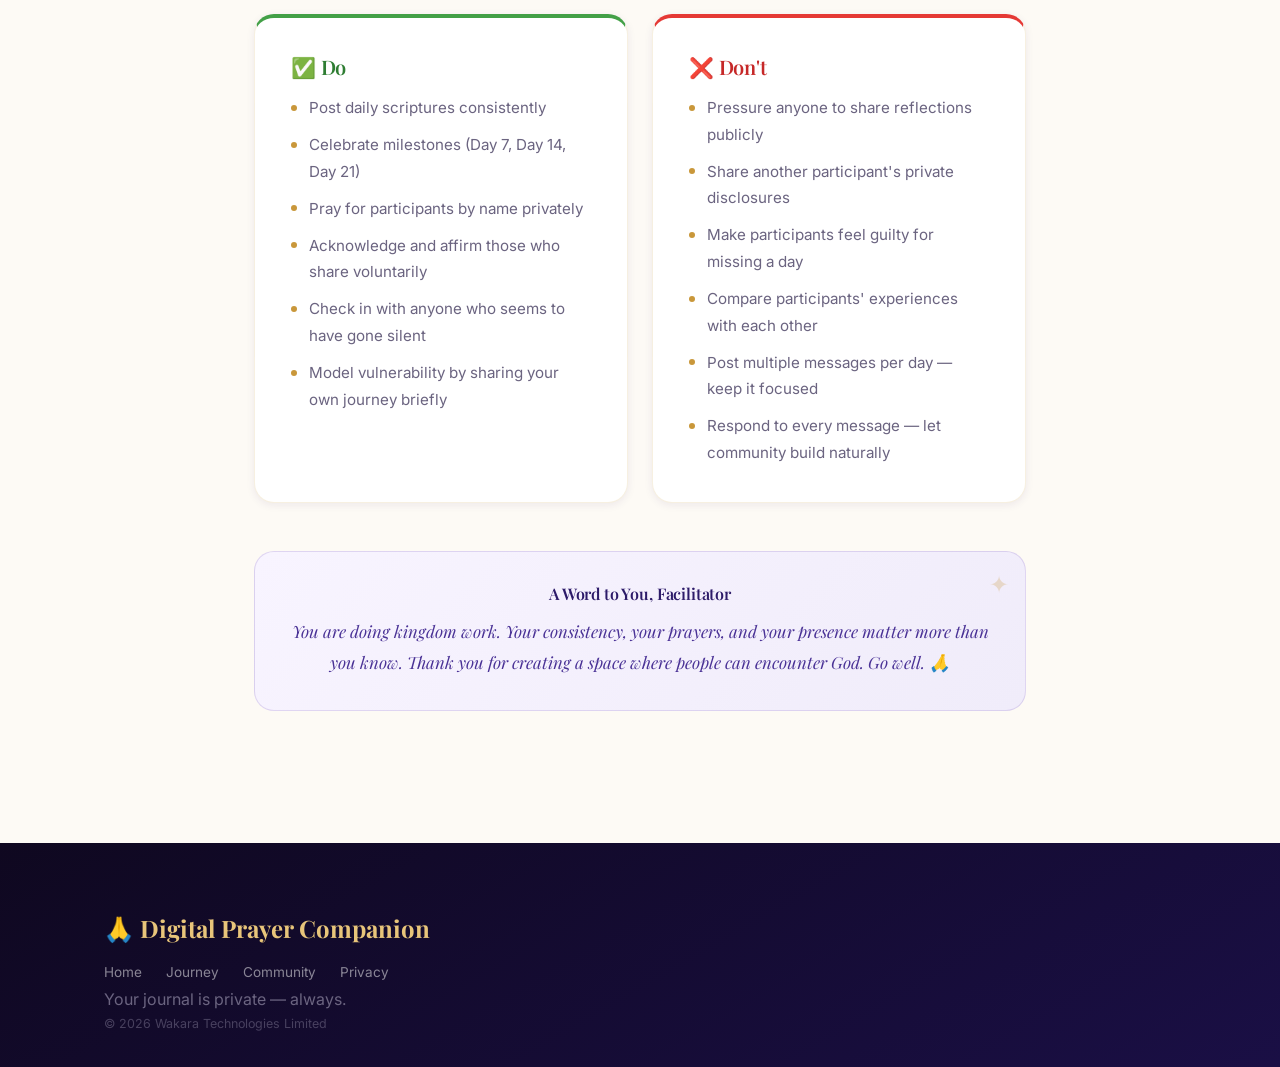
<file: facilitator.html>
<!DOCTYPE html>
<html lang="en">
<head>
  <meta charset="UTF-8" />
  <meta name="viewport" content="width=device-width, initial-scale=1.0" />
  <title>Facilitator Guide — Digital Prayer Companion</title>
  <link rel="stylesheet" href="style.css" />
  <link rel="icon" href="data:image/svg+xml,<svg xmlns='http://www.w3.org/2000/svg' viewBox='0 0 100 100'><text y='.9em' font-size='90'>🙏</text></svg>" />
  <script async src="https://www.googletagmanager.com/gtag/js?id=G-9NB6XP5T39"></script>
  <script>
    window.dataLayer = window.dataLayer || [];
    function gtag(){dataLayer.push(arguments);}
    gtag('js', new Date());
    gtag('config', 'G-9NB6XP5T39');
  </script>
</head>
<body>

<nav class="nav">
  <div class="container nav__inner">
    <a href="index.html" class="nav__logo">🙏 Digital <span>Prayer Companion</span></a>
    <button class="nav__toggle" aria-label="Toggle menu">☰</button>
    <ul class="nav__links">
      <li><a href="index.html">Home</a></li>
      <li><a href="journey.html">21-Day Journey</a></li>
      <li><a href="community.html">Community</a></li>
      <li><a href="privacy.html">Privacy</a></li>
    </ul>
  </div>
</nav>

<header class="hero" style="padding:3.5rem 0 3rem">
  <div class="container">
    <h1>🏛️ Church Facilitator Guide</h1>
    <p class="hero__sub">Everything you need to lead your congregation through a powerful prayer and fasting journey.</p>
  </div>
</header>

<section class="section">
  <div class="container" style="max-width:820px">

    <!-- Intro -->
    <div class="card mb-3">
      <h2>Welcome, Facilitator</h2>
      <p style="margin-top:.75rem">This guide is designed for pastors, small group leaders, and ministry coordinators who want to lead their congregation through the Digital Prayer Companion journey. Your role is essential — not to manage people's private reflections, but to create an environment where participants feel safe, encouraged, and supported as they seek God.</p>
    </div>

    <!-- Core Responsibilities -->
    <h2 class="mb-2">Your Core Responsibilities</h2>
    <div class="cards cards--2 mb-3">
      <div class="card">
        <span class="card__icon">🤝</span>
        <h3>Welcome & Onboard</h3>
        <p>Warmly welcome every participant regardless of where they are in their faith journey. Send the Day 0 welcome message (below) before the journey begins.</p>
      </div>
      <div class="card">
        <span class="card__icon">📖</span>
        <h3>Share Daily Scripture</h3>
        <p>Post the day's scripture and theme in the group each morning. You can use the scripts provided in this guide for each day.</p>
      </div>
      <div class="card">
        <span class="card__icon">💬</span>
        <h3>Encourage Consistently</h3>
        <p>A simple word of encouragement each day goes a long way. You don't need to write sermons — a genuine, brief message is enough.</p>
      </div>
      <div class="card">
        <span class="card__icon">🔐</span>
        <h3>Protect Privacy Always</h3>
        <p>Never pressure anyone to share their personal reflections. Never share what participants tell you privately. This is non-negotiable.</p>
      </div>
    </div>

    <!-- WhatsApp Structure -->
    <h2 class="mb-2">WhatsApp Group Structure</h2>
    <div class="table-wrap mb-3">
      <table>
        <thead>
          <tr>
            <th>Group Name</th>
            <th>Who It's For</th>
            <th>Purpose</th>
          </tr>
        </thead>
        <tbody>
          <tr>
            <td><strong>📣 Announcements</strong></td>
            <td>All participants</td>
            <td>Broadcast-only updates, reminders, and daily scriptures. No replies required.</td>
          </tr>
          <tr>
            <td><strong>🌿 3-Day Reset Group</strong></td>
            <td>3-day fast participants</td>
            <td>Daily encouragement for Days 1–3. Focused and brief.</td>
          </tr>
          <tr>
            <td><strong>🙏 7-Day Foundation Group</strong></td>
            <td>7-day fast participants</td>
            <td>Daily encouragement for Days 1–7. Slightly deeper engagement.</td>
          </tr>
          <tr>
            <td><strong>👑 21-Day Journey Group</strong></td>
            <td>21-day fast participants</td>
            <td>Full journey support. Optional sharing, weekly check-ins, prayer requests.</td>
          </tr>
        </tbody>
      </table>
    </div>

    <!-- Day 0 Welcome Script -->
    <h2 class="mb-2">Day 0 — Welcome Script</h2>
    <div class="scripture-block" style="font-style:normal;font-size:.95rem;line-height:1.9">
      <p>🙏 <strong>Welcome to our Prayer & Fasting Journey!</strong></p>
      <br>
      <p>We are so glad you're here. Over the next [3/7/21] days, we will be seeking God together through prayer, fasting, and daily reflection.</p>
      <br>
      <p>Here's what you need to know:</p>
      <p>📖 Each day has a theme, scripture, and reflection guide — accessible on the Digital Prayer Companion website.</p>
      <p>🔒 <strong>Your journal is completely private.</strong> It saves only to your own device. You are never required to share your personal reflections with anyone.</p>
      <p>💬 This group is a safe space. Sharing is optional and always welcomed — but never pressured.</p>
      <p>⏰ I'll post a daily scripture each morning at [time]. Feel free to respond, react, or simply receive it in silence.</p>
      <br>
      <p>Let's begin this journey with open hearts and expectant faith. God is going to move. 🙌</p>
      <cite>— [Your Name], Facilitator</cite>
    </div>

    <!-- Daily Message Templates -->
    <h2 class="mb-2 mt-3">Daily Message Templates</h2>
    <p style="color:var(--muted);margin-bottom:1.5rem">Copy and customise these for each day. Keep them brief — the companion website has the full content.</p>

    <div class="accordion">
      <div class="accordion__item">
        <button class="accordion__trigger">Day 1: Surrender & Alignment <span class="arrow">▼</span></button>
        <div class="accordion__body">
          <p>🤲 <strong>Day 1 — Surrender & Alignment</strong></p>
          <p>"Trust in the Lord with all your heart, and do not lean on your own understanding." — Proverbs 3:5</p>
          <p>Today we begin by releasing control. Open today's reflection on the companion site and let God meet you there. You are not alone in this. 🙏</p>
        </div>
      </div>
      <div class="accordion__item">
        <button class="accordion__trigger">Day 3: Clarity & Direction <span class="arrow">▼</span></button>
        <div class="accordion__body">
          <p>🌟 <strong>Day 3 — Clarity & Direction</strong></p>
          <p>"If any of you lacks wisdom, let him ask God, who gives generously." — James 1:5</p>
          <p>Three days in! You are doing amazing. Today, ask God boldly for direction. He is faithful to answer. 🙌</p>
        </div>
      </div>
      <div class="accordion__item">
        <button class="accordion__trigger">Day 7: Gratitude & Praise <span class="arrow">▼</span></button>
        <div class="accordion__body">
          <p>🎶 <strong>Day 7 — Gratitude & Praise</strong></p>
          <p>"Give thanks in all circumstances." — 1 Thessalonians 5:18</p>
          <p>One full week! Celebrate this milestone. Today is about counting God's goodness. What has He done that deserves your praise today? 🙏</p>
        </div>
      </div>
      <div class="accordion__item">
        <button class="accordion__trigger">Day 21: Dedication & Commissioning <span class="arrow">▼</span></button>
        <div class="accordion__body">
          <p>👑 <strong>Day 21 — Dedication & Commissioning</strong></p>
          <p>"Therefore go and make disciples of all nations." — Matthew 28:19</p>
          <p>YOU DID IT. 21 days of seeking God. Today we celebrate what He has done and commission you into what comes next. This is not an ending — it is a launching. Share something God did in you this journey. 🔥</p>
        </div>
      </div>
    </div>

    <!-- Do's & Don'ts -->
    <h2 class="mt-3 mb-2">Facilitator Do's & Don'ts</h2>
    <div class="cards cards--2">
      <div class="card" style="border-top:4px solid #43a047">
        <h3 style="color:#2e7d32">✅ Do</h3>
        <ul class="feature-list mt-1">
          <li>Post daily scriptures consistently</li>
          <li>Celebrate milestones (Day 7, Day 14, Day 21)</li>
          <li>Pray for participants by name privately</li>
          <li>Acknowledge and affirm those who share voluntarily</li>
          <li>Check in with anyone who seems to have gone silent</li>
          <li>Model vulnerability by sharing your own journey briefly</li>
        </ul>
      </div>
      <div class="card" style="border-top:4px solid #e53935">
        <h3 style="color:#c62828">❌ Don't</h3>
        <ul class="feature-list mt-1">
          <li>Pressure anyone to share reflections publicly</li>
          <li>Share another participant's private disclosures</li>
          <li>Make participants feel guilty for missing a day</li>
          <li>Compare participants' experiences with each other</li>
          <li>Post multiple messages per day — keep it focused</li>
          <li>Respond to every message — let community build naturally</li>
        </ul>
      </div>
    </div>

    <!-- Closing -->
    <div class="declaration-box mt-3">
      <h4>A Word to You, Facilitator</h4>
      <p>You are doing kingdom work. Your consistency, your prayers, and your presence matter more than you know. Thank you for creating a space where people can encounter God. Go well. 🙏</p>
    </div>

  </div>
</section>

<footer class="footer">
  <div class="container">
    <div class="footer__logo">🙏 Digital Prayer Companion</div>
    <ul class="footer__links">
      <li><a href="index.html">Home</a></li>
      <li><a href="journey.html">Journey</a></li>
      <li><a href="community.html">Community</a></li>
      <li><a href="privacy.html">Privacy</a></li>
    </ul>
    <p class="footer__copy">Your journal is private — always.</p>
    <p class="footer__copy" style="font-size:.78rem;opacity:.6">&copy; <script>document.write(new Date().getFullYear())</script> <a href="https://wakaratech.com" target="_blank" rel="noopener" style="color:inherit">Wakara Technologies Limited</a></p>
  </div>
</footer>

<script src="app.js"></script>
</body>
</html>
</file>
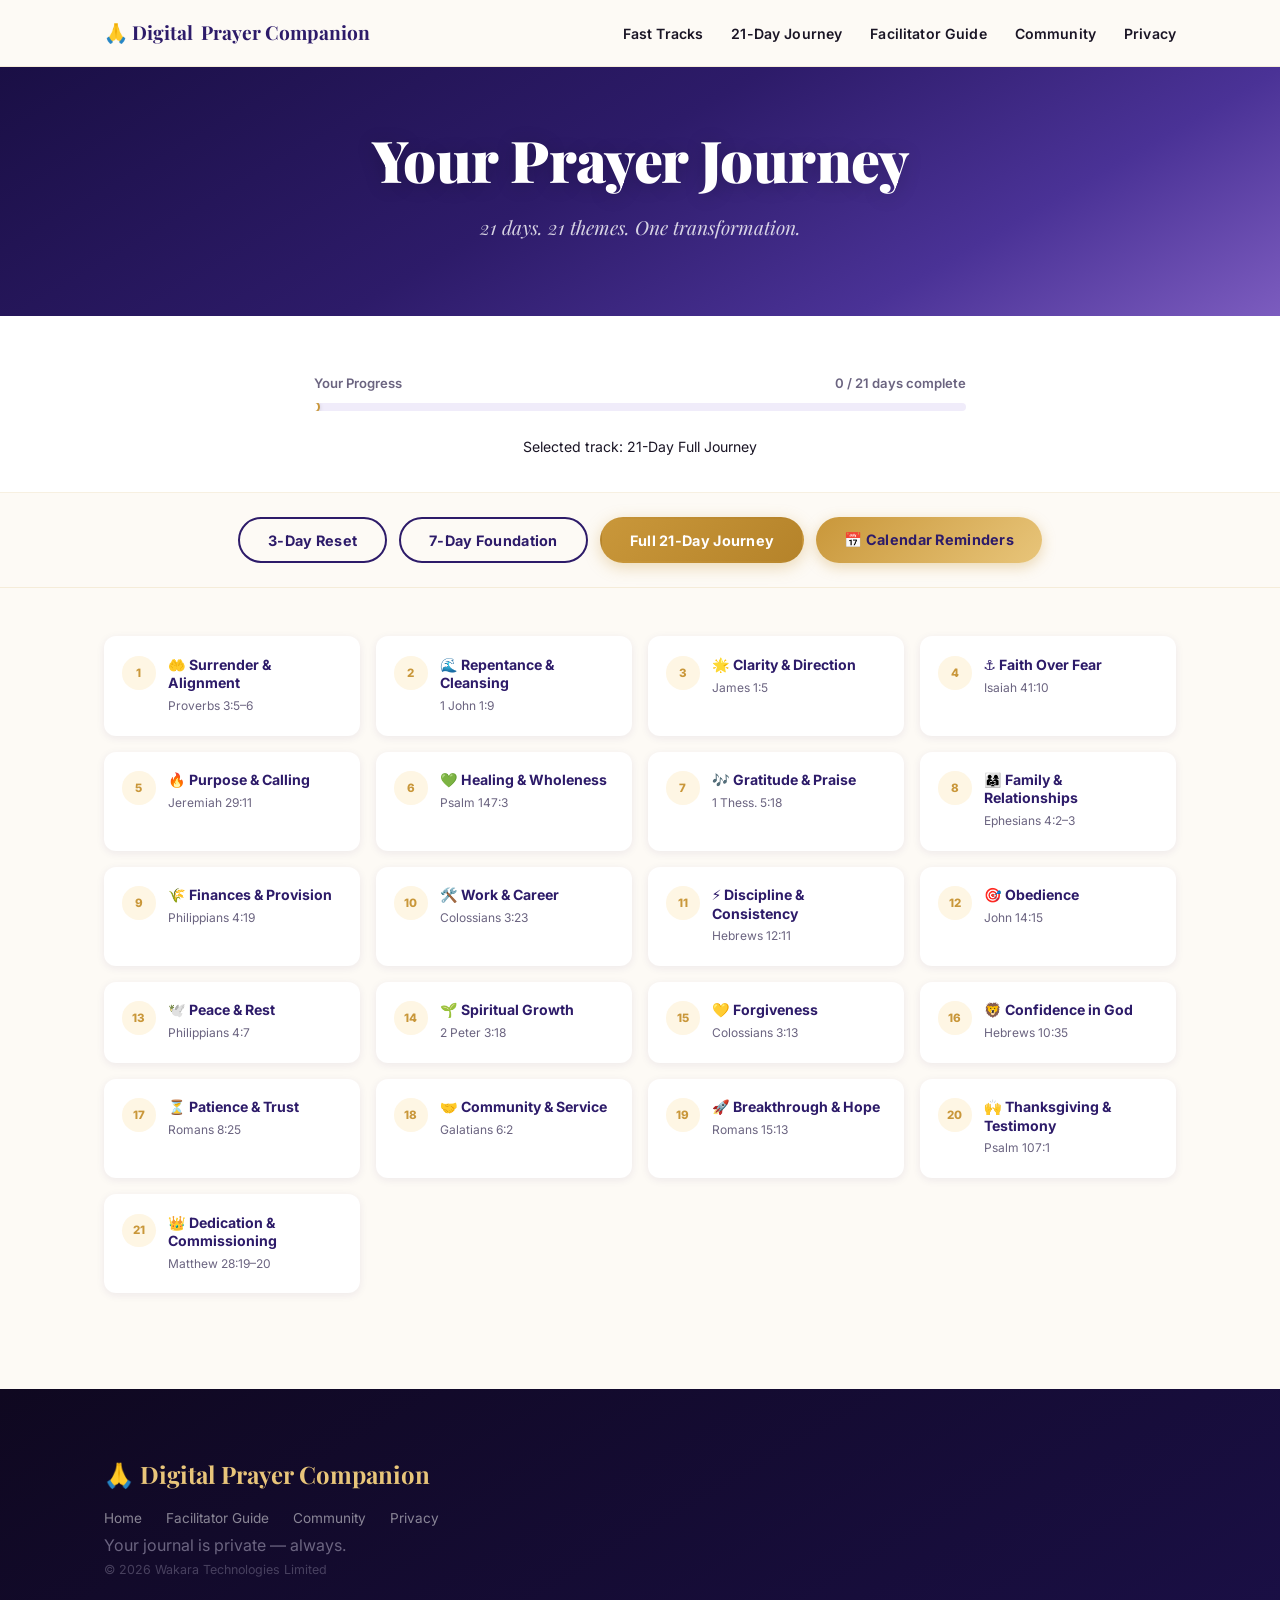
<file: journey.html>
<!DOCTYPE html>
<html lang="en">
<head>
  <meta charset="UTF-8" />
  <meta name="viewport" content="width=device-width, initial-scale=1.0" />
  <title>21-Day Journey — Digital Prayer Companion</title>
  <meta name="description" content="Your 21-day prayer and fasting journey. Track your progress and open each daily reflection." />
  <link rel="stylesheet" href="style.css" />
  <link rel="icon" href="data:image/svg+xml,<svg xmlns='http://www.w3.org/2000/svg' viewBox='0 0 100 100'><text y='.9em' font-size='90'>🙏</text></svg>" />
  <!-- Google Analytics 4 -->
  <script async src="https://www.googletagmanager.com/gtag/js?id=G-9NB6XP5T39"></script>
  <script>
    window.dataLayer = window.dataLayer || [];
    function gtag(){dataLayer.push(arguments);}
    gtag('js', new Date());
    gtag('config', 'G-9NB6XP5T39');
  </script>
</head>
<body>

<nav class="nav">
  <div class="container nav__inner">
    <a href="index.html" class="nav__logo">🙏 Digital <span>Prayer Companion</span></a>
    <button class="nav__toggle" aria-label="Toggle menu">☰</button>
    <ul class="nav__links">
      <li><a href="index.html#fast-tracks">Fast Tracks</a></li>
      <li><a href="journey.html">21-Day Journey</a></li>
      <li><a href="facilitator.html">Facilitator Guide</a></li>
      <li><a href="community.html">Community</a></li>
      <li><a href="privacy.html">Privacy</a></li>
    </ul>
  </div>
</nav>

<header class="hero" style="padding:3.5rem 0 3rem">
  <div class="container">
    <h1>Your Prayer Journey</h1>
    <p class="hero__sub">21 days. 21 themes. One transformation.</p>
  </div>
</header>

<!-- Progress section -->
<section style="background:var(--white);padding:2rem 0;border-bottom:1px solid rgba(201,151,58,.15)">
  <div class="container" style="max-width:700px">
    <div class="progress-wrapper">
      <div class="progress-label">
        <span>Your Progress</span>
        <span><span class="progress-count">0 / 21</span> days complete</span>
      </div>
      <div class="progress-bar"><div class="progress-fill" style="width:0%"></div></div>
    </div>
    <div id="track-label" style="font-size:.88rem;color:var(--muted);margin-top:.5rem;text-align:center"></div>
  </div>
</section>

<!-- Track filter -->
<section style="background:var(--cream);padding:1.5rem 0;border-bottom:1px solid rgba(201,151,58,.15)">
  <div class="container" style="display:flex;gap:.75rem;justify-content:center;flex-wrap:wrap">
    <button class="btn btn--outline" style="color:var(--purple);border-color:var(--purple)" onclick="filterTrack(3)">3-Day Reset</button>
    <button class="btn btn--outline" style="color:var(--purple);border-color:var(--purple)" onclick="filterTrack(7)">7-Day Foundation</button>
    <button class="btn btn--primary" onclick="filterTrack(21)">Full 21-Day Journey</button>
    <button class="btn btn--gold" data-modal-open="calendar-modal">📅 Calendar Reminders</button>
  </div>
</section>

<section class="section" style="padding-top:3rem">
  <div class="container">
    <div class="journey-grid" id="journey-grid"></div>
  </div>
</section>

<footer class="footer">
  <div class="container">
    <div class="footer__logo">🙏 Digital Prayer Companion</div>
    <ul class="footer__links">
      <li><a href="index.html">Home</a></li>
      <li><a href="facilitator.html">Facilitator Guide</a></li>
      <li><a href="community.html">Community</a></li>
      <li><a href="privacy.html">Privacy</a></li>
    </ul>
    <p class="footer__copy">Your journal is private — always.</p>
    <p class="footer__copy" style="font-size:.78rem;opacity:.6">&copy; <script>document.write(new Date().getFullYear())</script> <a href="https://wakaratech.com" target="_blank" rel="noopener" style="color:inherit">Wakara Technologies Limited</a></p>
  </div>
</footer>

<!-- ── Calendar Modal ── -->
<div class="modal-overlay" id="calendar-modal">
  <div class="modal">
    <button class="modal__close" data-modal-close="calendar-modal" aria-label="Close">✕</button>
    <div class="modal__icon">📅</div>
    <h2 class="modal__title">Download Calendar Reminders</h2>
    <p class="modal__desc">Get daily 6 AM prayer reminders added straight to your Google Calendar or Apple Calendar.</p>
    <form id="calendar-form" class="cal-form" novalidate>
      <div class="cal-form__row">
        <label class="cal-form__label" for="cal-name">Your Name</label>
        <input class="cal-form__input" id="cal-name" name="name" type="text" placeholder="e.g. Grace Johnson" required />
      </div>
      <div class="cal-form__row">
        <label class="cal-form__label" for="cal-email">Email Address</label>
        <input class="cal-form__input" id="cal-email" name="email" type="email" placeholder="your@email.com" required />
      </div>
      <div class="cal-form__row">
        <label class="cal-form__label" for="cal-track">Fast Track</label>
        <select class="cal-form__input" id="cal-track" name="track">
          <option value="3">3-Day Reset</option>
          <option value="7">7-Day Foundation Fast</option>
          <option value="21" selected>21-Day Full Journey</option>
        </select>
      </div>
      <div class="cal-form__row">
        <label class="cal-form__label" for="cal-date">Start Date</label>
        <input class="cal-form__input" id="cal-date" name="start_date" type="date" required />
      </div>
      <button type="submit" class="btn btn--primary btn--lg cal-submit-btn" style="width:100%;margin-top:.5rem">Download My Calendar</button>
      <p class="cal-form__note">🔒 Your info is only used to personalise your calendar file. We never spam.</p>
    </form>
  </div>
</div>

<script src="app.js"></script>
<script>
const calDate = document.getElementById('cal-date');
if (calDate) calDate.valueAsDate = new Date();
</script>
<script>
const DAYS = [
  { num: 1,  title: "Surrender & Alignment",    emoji: "🤲", verse: "Proverbs 3:5–6" },
  { num: 2,  title: "Repentance & Cleansing",   emoji: "🌊", verse: "1 John 1:9" },
  { num: 3,  title: "Clarity & Direction",      emoji: "🌟", verse: "James 1:5" },
  { num: 4,  title: "Faith Over Fear",          emoji: "⚓", verse: "Isaiah 41:10" },
  { num: 5,  title: "Purpose & Calling",        emoji: "🔥", verse: "Jeremiah 29:11" },
  { num: 6,  title: "Healing & Wholeness",      emoji: "💚", verse: "Psalm 147:3" },
  { num: 7,  title: "Gratitude & Praise",       emoji: "🎶", verse: "1 Thess. 5:18" },
  { num: 8,  title: "Family & Relationships",   emoji: "👨‍👩‍👧", verse: "Ephesians 4:2–3" },
  { num: 9,  title: "Finances & Provision",     emoji: "🌾", verse: "Philippians 4:19" },
  { num: 10, title: "Work & Career",            emoji: "🛠️", verse: "Colossians 3:23" },
  { num: 11, title: "Discipline & Consistency", emoji: "⚡", verse: "Hebrews 12:11" },
  { num: 12, title: "Obedience",                emoji: "🎯", verse: "John 14:15" },
  { num: 13, title: "Peace & Rest",             emoji: "🕊️", verse: "Philippians 4:7" },
  { num: 14, title: "Spiritual Growth",         emoji: "🌱", verse: "2 Peter 3:18" },
  { num: 15, title: "Forgiveness",              emoji: "💛", verse: "Colossians 3:13" },
  { num: 16, title: "Confidence in God",        emoji: "🦁", verse: "Hebrews 10:35" },
  { num: 17, title: "Patience & Trust",         emoji: "⏳", verse: "Romans 8:25" },
  { num: 18, title: "Community & Service",      emoji: "🤝", verse: "Galatians 6:2" },
  { num: 19, title: "Breakthrough & Hope",      emoji: "🚀", verse: "Romans 15:13" },
  { num: 20, title: "Thanksgiving & Testimony", emoji: "🙌", verse: "Psalm 107:1" },
  { num: 21, title: "Dedication & Commissioning", emoji: "👑", verse: "Matthew 28:19–20" },
];

let currentFilter = 21;

function filterTrack(n) {
  currentFilter = n;
  renderGrid();
  const data = loadData();
  data.selected_track = String(n);
  saveData(data);
}

function renderGrid() {
  const grid = document.getElementById('journey-grid');
  grid.innerHTML = '';
  const data = loadData();
  DAYS.filter(d => d.num <= currentFilter).forEach(d => {
    const done = data[`day_done_${d.num}`];
    const a = document.createElement('a');
    a.href = `day.html?day=${d.num}`;
    a.className = 'day-card' + (done ? ' done' : '');
    a.dataset.day = d.num;
    a.innerHTML = `
      <div class="day-card__num">${done ? '✔' : d.num}</div>
      <div>
        <div class="day-card__title">${d.emoji} ${d.title}</div>
        <div class="day-card__sub">${d.verse}</div>
      </div>`;
    grid.appendChild(a);
  });
}

// Read track from URL or storage
const params = new URLSearchParams(window.location.search);
const urlTrack = parseInt(params.get('track'));
const storedData = loadData();
if (urlTrack) {
  currentFilter = urlTrack;
  storedData.selected_track = String(urlTrack);
  saveData(storedData);
} else if (storedData.selected_track) {
  currentFilter = parseInt(storedData.selected_track);
}

const trackLabel = document.getElementById('track-label');
const trackNames = { 3: '3-Day Reset', 7: '7-Day Foundation Fast', 21: '21-Day Full Journey' };
if (trackLabel) trackLabel.textContent = `Selected track: ${trackNames[currentFilter] || '21-Day Full Journey'}`;

document.addEventListener('DOMContentLoaded', () => { renderGrid(); updateJourneyProgress(); });
</script>
</body>
</html>
</file>
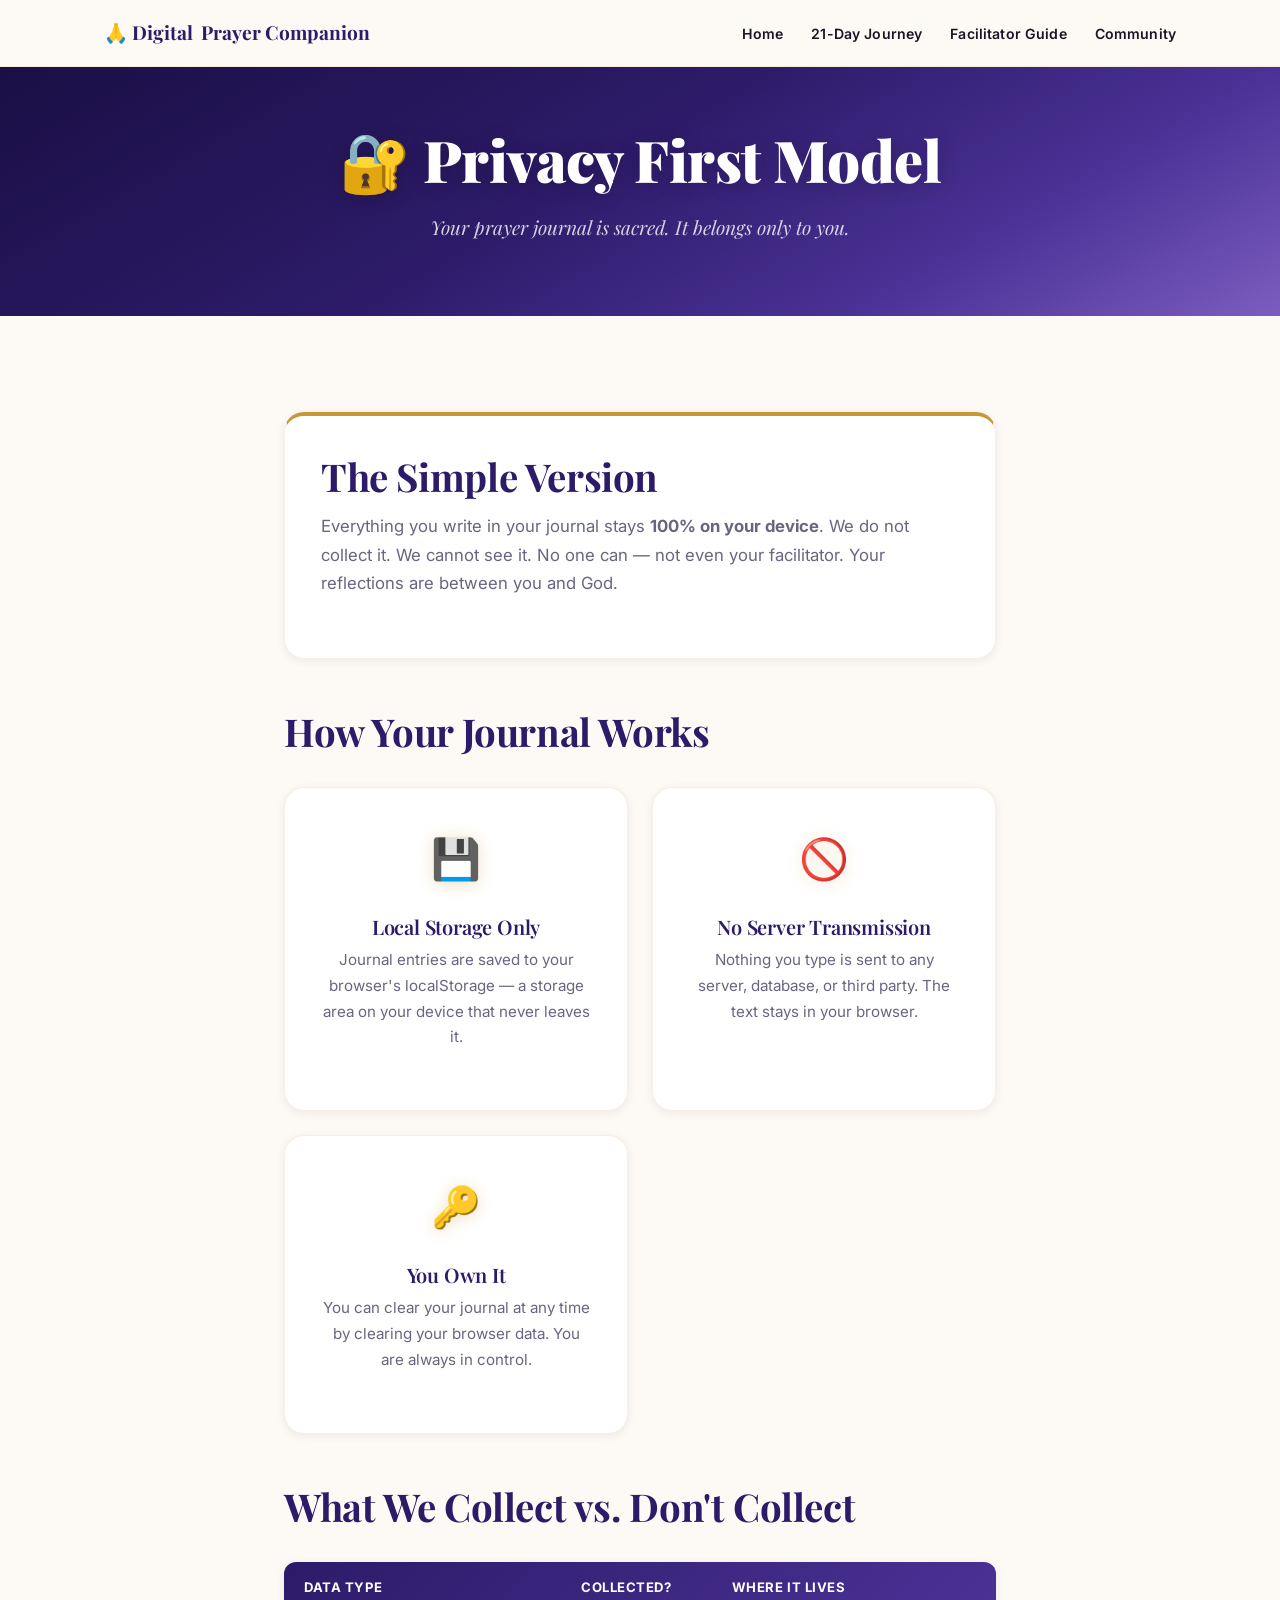
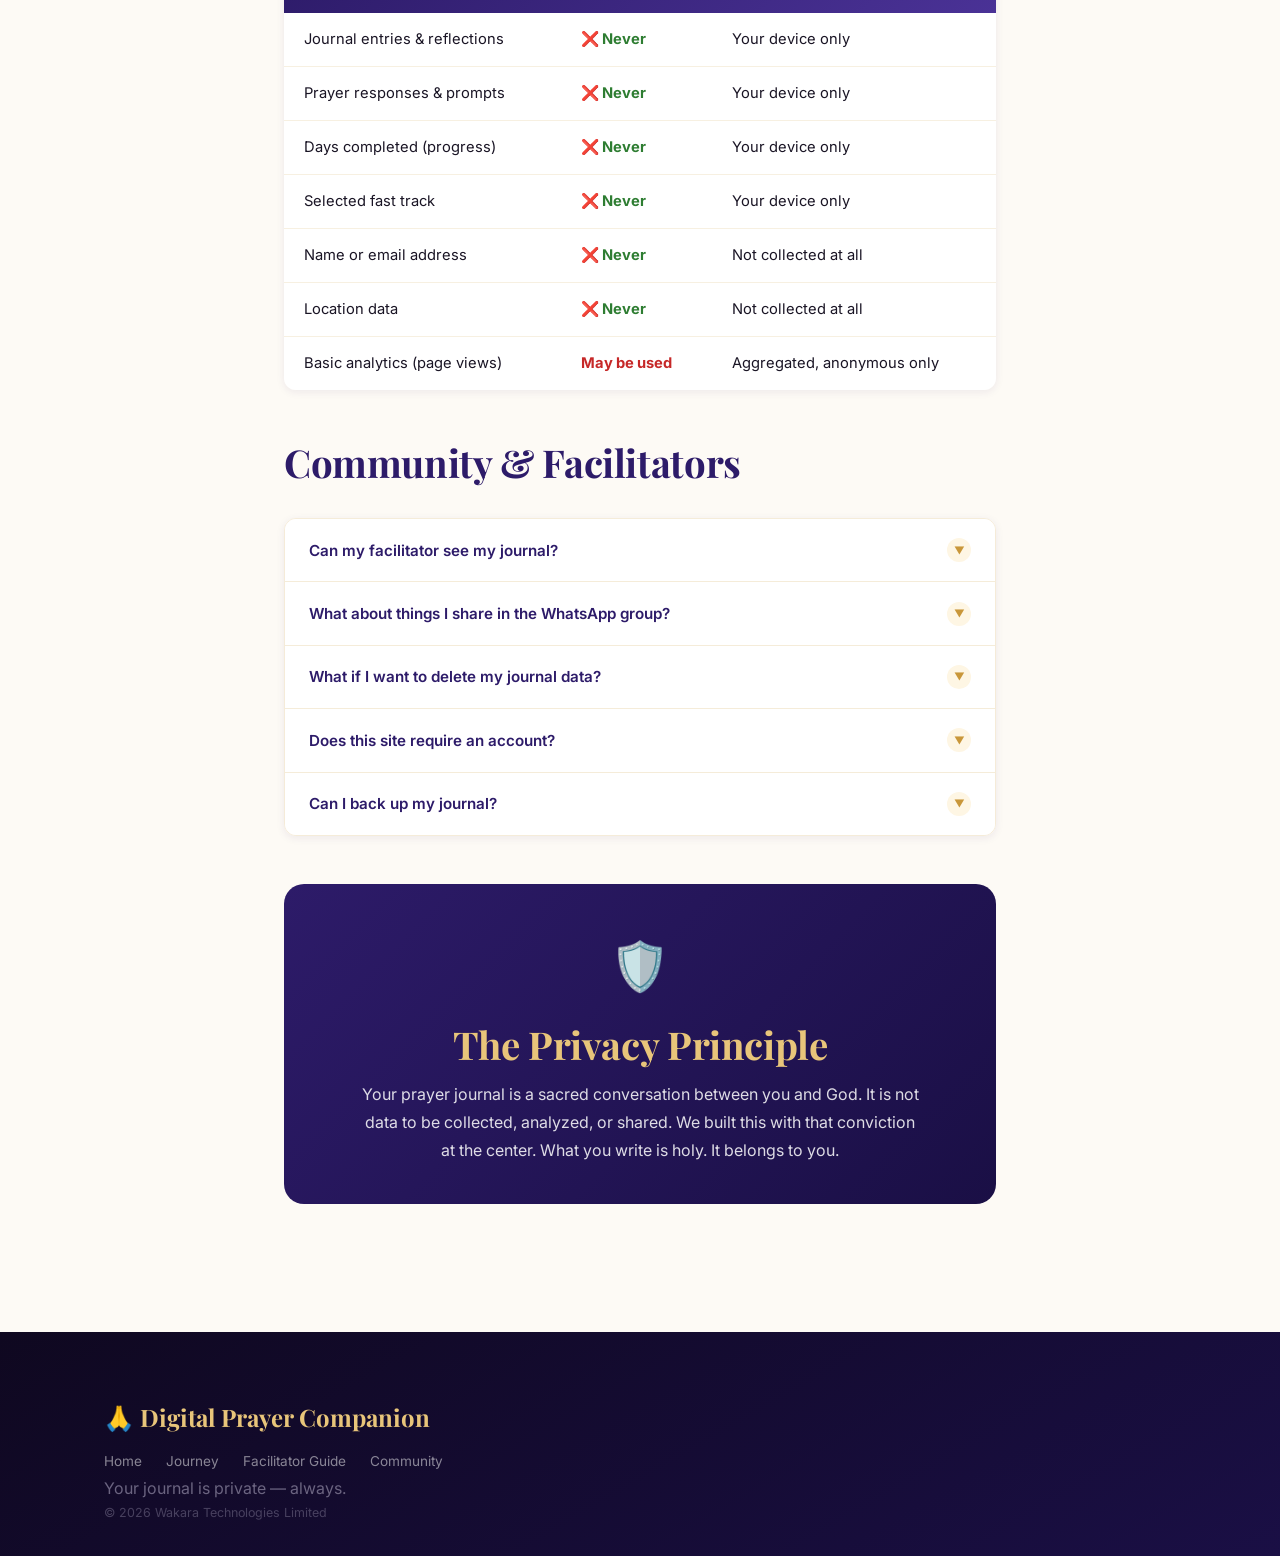
<file: privacy.html>
<!DOCTYPE html>
<html lang="en">
<head>
  <meta charset="UTF-8" />
  <meta name="viewport" content="width=device-width, initial-scale=1.0" />
  <title>Privacy First — Digital Prayer Companion</title>
  <link rel="stylesheet" href="style.css" />
  <link rel="icon" href="data:image/svg+xml,<svg xmlns='http://www.w3.org/2000/svg' viewBox='0 0 100 100'><text y='.9em' font-size='90'>🙏</text></svg>" />
  <script async src="https://www.googletagmanager.com/gtag/js?id=G-9NB6XP5T39"></script>
  <script>
    window.dataLayer = window.dataLayer || [];
    function gtag(){dataLayer.push(arguments);}
    gtag('js', new Date());
    gtag('config', 'G-9NB6XP5T39');
  </script>
</head>
<body>

<nav class="nav">
  <div class="container nav__inner">
    <a href="index.html" class="nav__logo">🙏 Digital <span>Prayer Companion</span></a>
    <button class="nav__toggle" aria-label="Toggle menu">☰</button>
    <ul class="nav__links">
      <li><a href="index.html">Home</a></li>
      <li><a href="journey.html">21-Day Journey</a></li>
      <li><a href="facilitator.html">Facilitator Guide</a></li>
      <li><a href="community.html">Community</a></li>
    </ul>
  </div>
</nav>

<header class="hero" style="padding:3.5rem 0 3rem">
  <div class="container">
    <h1>🔐 Privacy First Model</h1>
    <p class="hero__sub">Your prayer journal is sacred. It belongs only to you.</p>
  </div>
</header>

<section class="section">
  <div class="container" style="max-width:760px">

    <div class="card mb-3" style="border-top:4px solid var(--gold)">
      <h2>The Simple Version</h2>
      <p style="margin-top:.75rem;font-size:1.05rem">Everything you write in your journal stays <strong>100% on your device</strong>. We do not collect it. We cannot see it. No one can — not even your facilitator. Your reflections are between you and God.</p>
    </div>

    <!-- How It Works -->
    <h2 class="mb-2">How Your Journal Works</h2>
    <div class="cards cards--3 mb-3">
      <div class="card text-center">
        <span class="card__icon">💾</span>
        <h3>Local Storage Only</h3>
        <p>Journal entries are saved to your browser's localStorage — a storage area on your device that never leaves it.</p>
      </div>
      <div class="card text-center">
        <span class="card__icon">🚫</span>
        <h3>No Server Transmission</h3>
        <p>Nothing you type is sent to any server, database, or third party. The text stays in your browser.</p>
      </div>
      <div class="card text-center">
        <span class="card__icon">🔑</span>
        <h3>You Own It</h3>
        <p>You can clear your journal at any time by clearing your browser data. You are always in control.</p>
      </div>
    </div>

    <!-- What we do/don't collect -->
    <h2 class="mb-2">What We Collect vs. Don't Collect</h2>
    <div class="table-wrap mb-3">
      <table>
        <thead>
          <tr><th>Data Type</th><th>Collected?</th><th>Where It Lives</th></tr>
        </thead>
        <tbody>
          <tr><td>Journal entries & reflections</td><td style="color:#2e7d32;font-weight:700">❌ Never</td><td>Your device only</td></tr>
          <tr><td>Prayer responses & prompts</td><td style="color:#2e7d32;font-weight:700">❌ Never</td><td>Your device only</td></tr>
          <tr><td>Days completed (progress)</td><td style="color:#2e7d32;font-weight:700">❌ Never</td><td>Your device only</td></tr>
          <tr><td>Selected fast track</td><td style="color:#2e7d32;font-weight:700">❌ Never</td><td>Your device only</td></tr>
          <tr><td>Name or email address</td><td style="color:#2e7d32;font-weight:700">❌ Never</td><td>Not collected at all</td></tr>
          <tr><td>Location data</td><td style="color:#2e7d32;font-weight:700">❌ Never</td><td>Not collected at all</td></tr>
          <tr><td>Basic analytics (page views)</td><td style="color:#c62828;font-weight:700">May be used</td><td>Aggregated, anonymous only</td></tr>
        </tbody>
      </table>
    </div>

    <!-- Community / Facilitators -->
    <h2 class="mb-2">Community & Facilitators</h2>
    <div class="accordion mb-3">
      <div class="accordion__item">
        <button class="accordion__trigger">Can my facilitator see my journal? <span class="arrow">▼</span></button>
        <div class="accordion__body">No. Never. Your journal is stored locally on your device and is never transmitted anywhere. Your facilitator cannot access it — not through this website, not through any tool. Your reflections are completely private.</div>
      </div>
      <div class="accordion__item">
        <button class="accordion__trigger">What about things I share in the WhatsApp group? <span class="arrow">▼</span></button>
        <div class="accordion__body">Anything you voluntarily share in the WhatsApp community groups is subject to normal WhatsApp privacy policies. We strongly encourage only sharing what you are comfortable with. Facilitators are instructed never to share anything you say privately or publicly in the group outside of it.</div>
      </div>
      <div class="accordion__item">
        <button class="accordion__trigger">What if I want to delete my journal data? <span class="arrow">▼</span></button>
        <div class="accordion__body">You can clear all local journal data at any time by going to your browser settings and clearing site data or localStorage for this site. On most browsers: Settings → Privacy → Clear browsing data → Local storage.</div>
      </div>
      <div class="accordion__item">
        <button class="accordion__trigger">Does this site require an account? <span class="arrow">▼</span></button>
        <div class="accordion__body">No account is required. The entire 21-day journey — including journaling, progress tracking, and all content — is accessible without signing up or providing any personal information.</div>
      </div>
      <div class="accordion__item">
        <button class="accordion__trigger">Can I back up my journal? <span class="arrow">▼</span></button>
        <div class="accordion__body">Your journal entries exist in your browser's localStorage. If you clear your browser data or switch devices, they will not carry over. We recommend copying important reflections to a personal notes app or document if you want to preserve them long term.</div>
      </div>
    </div>

    <!-- The principle -->
    <div class="section--dark" style="border-radius:var(--radius);padding:2.5rem;margin-bottom:2rem;text-align:center">
      <span style="font-size:3rem">🛡️</span>
      <h2 style="color:var(--gold-light);margin:.75rem 0">The Privacy Principle</h2>
      <p style="color:rgba(255,255,255,.85);max-width:560px;margin:0 auto">Your prayer journal is a sacred conversation between you and God. It is not data to be collected, analyzed, or shared. We built this with that conviction at the center. What you write is holy. It belongs to you.</p>
    </div>

  </div>
</section>

<footer class="footer">
  <div class="container">
    <div class="footer__logo">🙏 Digital Prayer Companion</div>
    <ul class="footer__links">
      <li><a href="index.html">Home</a></li>
      <li><a href="journey.html">Journey</a></li>
      <li><a href="facilitator.html">Facilitator Guide</a></li>
      <li><a href="community.html">Community</a></li>
    </ul>
    <p class="footer__copy">Your journal is private — always.</p>
    <p class="footer__copy" style="font-size:.78rem;opacity:.6">&copy; <script>document.write(new Date().getFullYear())</script> <a href="https://wakaratech.com" target="_blank" rel="noopener" style="color:inherit">Wakara Technologies Limited</a></p>
  </div>
</footer>

<script src="app.js"></script>
</body>
</html>
</file>
<file: style.css>
/* ── Google Fonts ───────────────────────────────────── */
@import url('https://fonts.googleapis.com/css2?family=Playfair+Display:ital,wght@0,400;0,600;0,700;0,900;1,400;1,600&family=Inter:wght@300;400;500;600;700;800&display=swap');

/* ── Reset & Base ───────────────────────────────────── */
*, *::before, *::after { box-sizing: border-box; margin: 0; padding: 0; }

:root {
  --gold:         #c9973a;
  --gold-light:   #e8c57a;
  --gold-pale:    #fef6e4;
  --purple:       #2d1b69;
  --purple-mid:   #4a3296;
  --purple-light: #7c5cbf;
  --purple-pale:  #f0ecfa;
  --cream:        #fdfaf5;
  --text:         #1a1525;
  --text-muted:   #6b6480;
  --white:        #ffffff;
  --border:       rgba(201,151,58,.15);
  --shadow-sm:    0 2px 8px rgba(45,27,105,.08);
  --shadow:       0 8px 32px rgba(45,27,105,.12);
  --shadow-lg:    0 20px 60px rgba(45,27,105,.18);
  --radius:       20px;
  --radius-sm:    12px;
  --radius-xs:    8px;
  --serif:        'Playfair Display', Georgia, serif;
  --sans:         'Inter', system-ui, -apple-system, sans-serif;
  --transition:   all .25s cubic-bezier(.4,0,.2,1);
}

html { scroll-behavior: smooth; }

body {
  font-family: var(--sans);
  color: var(--text);
  background: var(--cream);
  line-height: 1.75;
  font-size: 1rem;
  -webkit-font-smoothing: antialiased;
}

/* ── Typography ─────────────────────────────────────── */
h1, h2, h3, h4 {
  font-family: var(--serif);
  line-height: 1.25;
  color: var(--purple);
  letter-spacing: -.01em;
}
h1 { font-size: clamp(2.2rem, 5vw, 3.6rem); font-weight: 900; }
h2 { font-size: clamp(1.6rem, 3.5vw, 2.4rem); font-weight: 700; }
h3 { font-size: 1.25rem; font-weight: 600; }
h4 { font-size: 1.05rem; font-weight: 600; }
p  { color: var(--text-muted); font-weight: 400; }

a { color: var(--gold); text-decoration: none; transition: var(--transition); }
a:hover { color: var(--purple); }

/* ── Layout ─────────────────────────────────────────── */
.container { max-width: 1120px; margin: 0 auto; padding: 0 1.5rem; }
.section    { padding: 6rem 0; }
.section--alt  { background: var(--purple-pale); }
.section--dark {
  background: linear-gradient(135deg, var(--purple) 0%, #1a0f45 100%);
  color: var(--white);
}
.section--dark h2, .section--dark h3 { color: var(--gold-light); }
.section--dark p { color: rgba(255,255,255,.75); }

/* ── Navigation ─────────────────────────────────────── */
.nav {
  position: sticky; top: 0; z-index: 100;
  background: rgba(253,250,245,.92);
  backdrop-filter: blur(20px);
  -webkit-backdrop-filter: blur(20px);
  border-bottom: 1px solid var(--border);
  padding: 1rem 0;
  transition: var(--transition);
}
.nav.scrolled { box-shadow: var(--shadow-sm); }
.nav__inner {
  display: flex; align-items: center;
  justify-content: space-between; gap: 1rem;
}
.nav__logo {
  font-family: var(--serif);
  font-size: 1.2rem; font-weight: 700;
  color: var(--purple);
  display: flex; align-items: center; gap: .5rem;
}
.nav__logo .logo-dot { color: var(--gold); }
.nav__links {
  display: flex; gap: 1.75rem;
  list-style: none; align-items: center;
}
.nav__links a {
  color: var(--text); font-size: .88rem;
  font-weight: 600; letter-spacing: .01em;
  position: relative; padding-bottom: 2px;
}
.nav__links a::after {
  content: ''; position: absolute;
  bottom: 0; left: 0; width: 0; height: 2px;
  background: var(--gold); border-radius: 2px;
  transition: width .25s ease;
}
.nav__links a:hover { color: var(--purple); }
.nav__links a:hover::after { width: 100%; }
.nav__toggle {
  display: none; background: none; border: none;
  cursor: pointer; font-size: 1.4rem; color: var(--purple);
  line-height: 1;
}

/* ── Buttons ────────────────────────────────────────── */
.btn {
  display: inline-flex; align-items: center; justify-content: center;
  gap: .4rem; padding: .8rem 1.75rem;
  border-radius: 50px; font-weight: 700;
  font-size: .9rem; letter-spacing: .02em;
  cursor: pointer; border: 2px solid transparent;
  transition: var(--transition); font-family: var(--sans);
  white-space: nowrap;
}
.btn--primary {
  background: linear-gradient(135deg, var(--gold) 0%, #b5832a 100%);
  color: var(--white); box-shadow: 0 4px 16px rgba(201,151,58,.35);
}
.btn--primary:hover {
  transform: translateY(-2px);
  box-shadow: 0 8px 24px rgba(201,151,58,.45);
  color: var(--white);
}
.btn--outline {
  background: transparent; color: var(--white);
  border-color: rgba(255,255,255,.5);
}
.btn--outline:hover {
  background: rgba(255,255,255,.1);
  border-color: var(--white); color: var(--white);
}
.btn--ghost {
  background: transparent;
  color: var(--purple);
  border-color: rgba(45,27,105,.2);
}
.btn--ghost:hover {
  background: var(--purple-pale);
  border-color: var(--purple-mid);
  color: var(--purple);
}
.btn--purple {
  background: linear-gradient(135deg, var(--purple-mid) 0%, var(--purple) 100%);
  color: var(--white); box-shadow: 0 4px 16px rgba(45,27,105,.3);
}
.btn--purple:hover {
  transform: translateY(-2px);
  box-shadow: 0 8px 24px rgba(45,27,105,.4);
  color: var(--white);
}
.btn--lg { padding: 1rem 2.25rem; font-size: 1rem; }
.btn--sm { padding: .5rem 1.2rem; font-size: .82rem; }

/* ── Hero ───────────────────────────────────────────── */
.hero {
  position: relative; overflow: hidden;
  background: linear-gradient(150deg, #1a0f45 0%, var(--purple) 45%, #4a3296 75%, #7c5cbf 100%);
  color: var(--white);
  padding: 7rem 0 6rem;
  text-align: center;
}
.hero__bg {
  position: absolute; inset: 0; pointer-events: none;
  background:
    radial-gradient(ellipse 80% 60% at 50% -10%, rgba(201,151,58,.18) 0%, transparent 60%),
    radial-gradient(ellipse 40% 40% at 80% 80%, rgba(124,92,191,.3) 0%, transparent 50%);
}
.hero__particles {
  position: absolute; inset: 0; pointer-events: none; overflow: hidden;
}
.hero__particles span {
  position: absolute; width: 2px; height: 2px;
  background: rgba(232,197,122,.6); border-radius: 50%;
  animation: float linear infinite;
}
.hero__particles span:nth-child(1)  { left: 10%; animation-duration: 8s;  animation-delay: 0s;   top: 20%; }
.hero__particles span:nth-child(2)  { left: 20%; animation-duration: 12s; animation-delay: 2s;   top: 60%; }
.hero__particles span:nth-child(3)  { left: 35%; animation-duration: 10s; animation-delay: 1s;   top: 80%; }
.hero__particles span:nth-child(4)  { left: 55%; animation-duration: 9s;  animation-delay: 3s;   top: 30%; }
.hero__particles span:nth-child(5)  { left: 70%; animation-duration: 11s; animation-delay: .5s;  top: 70%; }
.hero__particles span:nth-child(6)  { left: 85%; animation-duration: 7s;  animation-delay: 1.5s; top: 15%; }
.hero__particles span:nth-child(7)  { left: 45%; animation-duration: 13s; animation-delay: 4s;   top: 50%; width:3px; height:3px; }
.hero__particles span:nth-child(8)  { left: 60%; animation-duration: 9s;  animation-delay: 2.5s; top: 90%; }
.hero__particles span:nth-child(9)  { left: 5%;  animation-duration: 14s; animation-delay: .8s;  top: 45%; }
.hero__particles span:nth-child(10) { left: 90%; animation-duration: 8s;  animation-delay: 3.5s; top: 55%; }
@keyframes float {
  0%   { transform: translateY(0) scale(1);   opacity: 0; }
  10%  { opacity: 1; }
  90%  { opacity: .6; }
  100% { transform: translateY(-80px) scale(1.5); opacity: 0; }
}
.hero__content { position: relative; z-index: 1; }
.hero__eyebrow {
  display: inline-flex; align-items: center; gap: .5rem;
  color: var(--gold-light); font-size: .8rem;
  font-weight: 700; letter-spacing: .2em; text-transform: uppercase;
  margin-bottom: 1.25rem;
}
.hero__eyebrow::before, .hero__eyebrow::after {
  content: ''; display: block; width: 28px; height: 1px;
  background: var(--gold-light); opacity: .6;
}
.hero h1 {
  color: var(--white);
  text-shadow: 0 2px 20px rgba(0,0,0,.2);
  margin-bottom: 1rem;
}
.hero h1 em { font-style: italic; color: var(--gold-light); }
.hero__sub {
  font-family: var(--serif); font-style: italic;
  font-size: 1.2rem; color: rgba(255,255,255,.8);
  margin-bottom: 1.5rem; font-weight: 400;
}
.hero__desc {
  max-width: 580px; margin: 0 auto 2.5rem;
  color: rgba(255,255,255,.7); font-size: 1.05rem; line-height: 1.8;
}
.hero__actions { display: flex; gap: 1rem; justify-content: center; flex-wrap: wrap; }
.hero__scroll {
  position: absolute; bottom: 2rem; left: 50%; transform: translateX(-50%);
  color: rgba(255,255,255,.4); font-size: .75rem; letter-spacing: .1em;
  text-transform: uppercase; display: flex; flex-direction: column;
  align-items: center; gap: .4rem;
}
.hero__scroll::after {
  content: ''; width: 1px; height: 32px;
  background: linear-gradient(to bottom, rgba(255,255,255,.4), transparent);
  animation: scrollPulse 2s ease-in-out infinite;
}
@keyframes scrollPulse { 0%,100% { opacity: .4; } 50% { opacity: 1; } }

/* ── Stats Bar ──────────────────────────────────────── */
.stats-bar {
  background: var(--white);
  border-bottom: 1px solid var(--border);
  padding: 0;
}
.stats-bar__inner {
  display: flex; justify-content: center;
  align-items: stretch; flex-wrap: wrap;
}
.stat-item {
  display: flex; flex-direction: column;
  align-items: center; justify-content: center;
  padding: 2rem 3rem; text-align: center;
  border-right: 1px solid var(--border);
  flex: 1; min-width: 140px;
}
.stat-item:last-child { border-right: none; }
.stat-item__num {
  font-family: var(--serif); font-size: 2.4rem;
  font-weight: 900; line-height: 1;
  background: linear-gradient(135deg, var(--gold), var(--purple-mid));
  -webkit-background-clip: text; -webkit-text-fill-color: transparent;
  background-clip: text;
}
.stat-item__label {
  font-size: .78rem; font-weight: 600;
  color: var(--text-muted); text-transform: uppercase;
  letter-spacing: .08em; margin-top: .35rem;
}

/* ── Section Headers ────────────────────────────────── */
.section-header {
  text-align: center; margin-bottom: 3.5rem;
}
.section-header__eyebrow {
  display: inline-block; font-size: .75rem; font-weight: 700;
  letter-spacing: .18em; text-transform: uppercase;
  color: var(--gold); margin-bottom: .75rem;
}
.section-header h2 { margin-bottom: .75rem; }
.section-header p { font-size: 1.05rem; max-width: 520px; margin: 0 auto; }

/* ── Cards ──────────────────────────────────────────── */
.cards { display: grid; gap: 1.5rem; }
.cards--3 { grid-template-columns: repeat(auto-fit, minmax(300px, 1fr)); }
.cards--2 { grid-template-columns: repeat(auto-fit, minmax(340px, 1fr)); }

.card {
  background: var(--white);
  border-radius: var(--radius);
  padding: 2.25rem;
  box-shadow: var(--shadow-sm);
  transition: var(--transition);
  border: 1px solid var(--border);
  position: relative; overflow: hidden;
}
.card::before {
  content: ''; position: absolute;
  top: 0; left: 0; right: 0; height: 3px;
  background: linear-gradient(90deg, var(--gold), var(--purple-light));
  opacity: 0; transition: opacity .25s;
}
.card:hover { transform: translateY(-6px); box-shadow: var(--shadow-lg); }
.card:hover::before { opacity: 1; }
.card__icon {
  font-size: 2.5rem; margin-bottom: 1.25rem; display: block;
  filter: drop-shadow(0 2px 8px rgba(201,151,58,.3));
}
.card__tag {
  display: inline-block; padding: .2rem .75rem;
  border-radius: 50px; font-size: .72rem; font-weight: 700;
  letter-spacing: .06em; text-transform: uppercase; margin-bottom: .75rem;
}
.tag--gold   { background: var(--gold-pale); color: #8a5c0a; }
.tag--purple { background: var(--purple-pale); color: var(--purple-mid); }
.tag--green  { background: #e8f5e9; color: #2e7d32; }
.card h3 { margin-bottom: .5rem; }
.card > p { font-size: .95rem; margin-bottom: 1.5rem; line-height: 1.7; }

/* ── Fast Track Cards ───────────────────────────────── */
.track-card {
  border-radius: var(--radius);
  padding: 3rem 2.25rem 2.5rem;
  color: var(--white);
  position: relative; overflow: hidden;
  text-align: center; cursor: pointer;
  transition: var(--transition);
  text-decoration: none; display: block;
  box-shadow: var(--shadow);
}
.track-card::after {
  content: ''; position: absolute; inset: 0;
  background: radial-gradient(ellipse at top, rgba(255,255,255,.15), transparent 60%);
  pointer-events: none;
}
.track-card:hover { transform: translateY(-8px) scale(1.01); color: var(--white); }
.track-card--3  { background: linear-gradient(150deg, #2d6a4f 0%, #1b4332 100%); }
.track-card--7  { background: linear-gradient(150deg, var(--purple-mid) 0%, var(--purple) 100%); }
.track-card--21 { background: linear-gradient(150deg, #c9973a 0%, #7d4e0f 100%); }
.track-card__days {
  font-family: var(--serif); font-size: 5rem; font-weight: 900;
  line-height: 1; margin-bottom: .25rem;
  text-shadow: 0 4px 20px rgba(0,0,0,.2);
}
.track-card__label { font-size: 1.15rem; font-weight: 700; margin-bottom: .5rem; }
.track-card__desc  { font-size: .9rem; opacity: .85; line-height: 1.6; margin-bottom: 1.5rem; }
.track-card__cta {
  display: inline-block; padding: .55rem 1.5rem;
  border-radius: 50px; background: rgba(255,255,255,.18);
  font-size: .82rem; font-weight: 700;
  border: 1px solid rgba(255,255,255,.35);
  transition: background .2s;
  backdrop-filter: blur(8px);
}
.track-card:hover .track-card__cta { background: rgba(255,255,255,.28); }

/* ── Journey Grid ───────────────────────────────────── */
.journey-grid {
  display: grid;
  grid-template-columns: repeat(auto-fill, minmax(230px, 1fr));
  gap: 1rem;
}
.day-card {
  background: var(--white);
  border-radius: var(--radius-sm);
  padding: 1.1rem 1rem;
  box-shadow: var(--shadow-sm);
  display: flex; align-items: flex-start; gap: .75rem;
  cursor: pointer; transition: var(--transition);
  border: 2px solid transparent;
  text-decoration: none;
}
.day-card:hover {
  border-color: var(--gold);
  transform: translateY(-3px);
  box-shadow: 0 8px 24px rgba(201,151,58,.18);
}
.day-card__num {
  font-size: .72rem; font-weight: 800; color: var(--gold);
  background: var(--gold-pale); border-radius: 50%;
  width: 2.1rem; height: 2.1rem;
  display: flex; align-items: center; justify-content: center;
  flex-shrink: 0; font-family: var(--sans);
}
.day-card__title {
  font-size: .88rem; font-weight: 700; color: var(--purple); line-height: 1.3;
}
.day-card__sub { font-size: .75rem; color: var(--text-muted); margin-top: .15rem; }
.day-card.done .day-card__num { background: #e8f5e9; color: #2e7d32; }
.day-card.done { border-color: #a5d6a7; }

/* ── Day Detail ─────────────────────────────────────── */
.day-hero {
  background: linear-gradient(150deg, var(--purple) 0%, #4a3296 100%);
  color: var(--white); padding: 5rem 0 4rem; text-align: center;
  position: relative; overflow: hidden;
}
.day-hero::before {
  content: ''; position: absolute; inset: 0;
  background: radial-gradient(ellipse 70% 50% at 50% 0%, rgba(201,151,58,.2), transparent);
}
.day-hero__content { position: relative; z-index: 1; }
.day-hero h1 { color: var(--white); }
.day-num-badge {
  display: inline-block; background: var(--gold);
  color: var(--white); font-weight: 800; font-size: .78rem;
  padding: .3rem 1.1rem; border-radius: 50px;
  margin-bottom: 1.1rem; letter-spacing: .06em; text-transform: uppercase;
  box-shadow: 0 4px 12px rgba(201,151,58,.4);
}
.scripture-ref {
  color: var(--gold-light); font-style: italic;
  font-family: var(--serif); margin-top: .75rem; font-size: 1rem;
}

.day-content { max-width: 780px; margin: 0 auto; padding: 3.5rem 1.5rem; }

.scripture-block {
  background: linear-gradient(135deg, var(--purple-pale), #f5f0ff);
  border-left: 4px solid var(--gold);
  border-radius: 0 var(--radius-sm) var(--radius-sm) 0;
  padding: 1.75rem 2rem;
  margin: 2rem 0;
  font-family: var(--serif); font-size: 1.1rem;
  font-style: italic; color: var(--purple);
  line-height: 1.9;
  box-shadow: var(--shadow-sm);
}
.scripture-block cite {
  display: block; font-style: normal;
  font-size: .82rem; color: var(--gold); font-weight: 700;
  margin-top: .75rem; font-family: var(--sans); letter-spacing: .04em;
}

.reflection-section { margin: 2.75rem 0; }
.reflection-section h3 {
  display: flex; align-items: center; gap: .6rem; margin-bottom: 1.1rem;
}
.reflection-section h3::before {
  content: ''; display: block; width: 4px; height: 1.25rem;
  background: linear-gradient(to bottom, var(--gold), var(--purple-light));
  border-radius: 2px; flex-shrink: 0;
}

.prayer-prompts { list-style: none; display: flex; flex-direction: column; gap: .75rem; }
.prayer-prompts li {
  background: var(--white); border-radius: var(--radius-sm);
  padding: 1rem 1.25rem 1rem 2rem;
  box-shadow: var(--shadow-sm); position: relative; color: var(--text);
  border-left: 3px solid var(--gold-pale); font-size: .95rem;
  transition: var(--transition);
}
.prayer-prompts li:hover { border-left-color: var(--gold); transform: translateX(3px); }
.prayer-prompts li::before {
  content: '🙏'; position: absolute; left: .55rem; top: .85rem; font-size: .85rem;
}

.journal-area {
  width: 100%; min-height: 150px;
  border: 2px solid rgba(201,151,58,.2);
  border-radius: var(--radius-sm);
  padding: 1.1rem 1.25rem;
  font-family: var(--sans); font-size: .95rem;
  resize: vertical; transition: var(--transition);
  background: var(--white); color: var(--text); line-height: 1.75;
}
.journal-area:focus {
  outline: none; border-color: var(--gold);
  box-shadow: 0 0 0 4px rgba(201,151,58,.1);
}
.journal-hint { font-size: .78rem; color: var(--text-muted); margin-top: .4rem; }

.declaration-box {
  background: linear-gradient(135deg, #f8f4ff, var(--purple-pale));
  border: 1px solid rgba(124,92,191,.2);
  border-radius: var(--radius); padding: 2rem;
  margin: 2.25rem 0; text-align: center;
  position: relative; overflow: hidden;
}
.declaration-box::before {
  content: '✦'; position: absolute;
  top: .75rem; right: 1rem;
  font-size: 1.5rem; color: var(--gold); opacity: .25;
}
.declaration-box h4 { color: var(--purple); margin-bottom: .75rem; font-size: 1rem; }
.declaration-box p {
  font-family: var(--serif); font-size: 1.05rem;
  font-style: italic; color: var(--purple-mid); line-height: 1.85;
}

.fasting-box {
  background: linear-gradient(135deg, #fffbf0, var(--gold-pale));
  border: 1px solid rgba(201,151,58,.25);
  border-radius: var(--radius-sm); padding: 1.25rem 1.5rem; margin: 1.5rem 0;
}
.fasting-box__label {
  font-size: .72rem; font-weight: 800; color: var(--gold);
  letter-spacing: .1em; text-transform: uppercase; margin-bottom: .35rem;
}
.fasting-box p { font-size: .95rem; color: var(--text); }

.complete-btn {
  display: block; width: 100%; padding: 1.1rem;
  background: linear-gradient(135deg, var(--gold) 0%, #b5832a 100%);
  color: var(--white); border: none; border-radius: 50px;
  font-size: 1rem; font-weight: 700; cursor: pointer;
  margin: 2rem 0; transition: var(--transition);
  font-family: var(--sans); letter-spacing: .02em;
  box-shadow: 0 4px 16px rgba(201,151,58,.35);
}
.complete-btn:hover { transform: translateY(-2px); box-shadow: 0 8px 24px rgba(201,151,58,.45); }
.complete-btn.done {
  background: linear-gradient(135deg, #43a047, #2e7d32);
  box-shadow: 0 4px 16px rgba(67,160,71,.3);
}

.day-nav {
  display: flex; justify-content: space-between;
  align-items: center; gap: 1rem;
  margin-top: 3rem; padding-top: 2rem;
  border-top: 1px solid var(--border); flex-wrap: wrap;
}

/* ── Progress Bar ───────────────────────────────────── */
.progress-wrapper { margin: 1.5rem 0; }
.progress-label {
  display: flex; justify-content: space-between;
  font-size: .82rem; font-weight: 600; color: var(--text-muted);
  margin-bottom: .5rem;
}
.progress-bar {
  height: 8px; background: var(--purple-pale);
  border-radius: 50px; overflow: hidden;
}
.progress-fill {
  height: 100%;
  background: linear-gradient(90deg, var(--gold), var(--purple-light));
  border-radius: 50px; transition: width .5s cubic-bezier(.4,0,.2,1);
  position: relative;
}
.progress-fill::after {
  content: ''; position: absolute; right: 0; top: 50%;
  transform: translate(50%,-50%);
  width: 12px; height: 12px;
  background: var(--white); border: 2px solid var(--gold);
  border-radius: 50%; box-shadow: 0 1px 4px rgba(0,0,0,.15);
}

/* ── Feature List ───────────────────────────────────── */
.feature-list { list-style: none; display: flex; flex-direction: column; gap: .65rem; }
.feature-list li {
  display: flex; align-items: flex-start; gap: .75rem;
  font-size: .95rem; color: var(--text-muted);
}
.feature-list li::before {
  content: ''; width: 6px; height: 6px;
  background: var(--gold); border-radius: 50%;
  flex-shrink: 0; margin-top: .6rem;
}

/* ── Accordion ──────────────────────────────────────── */
.accordion {
  border-radius: var(--radius-sm); overflow: hidden;
  border: 1px solid var(--border);
  box-shadow: var(--shadow-sm);
}
.accordion__item + .accordion__item { border-top: 1px solid var(--border); }
.accordion__trigger {
  width: 100%; background: var(--white); border: none;
  padding: 1.2rem 1.5rem; display: flex;
  justify-content: space-between; align-items: center;
  cursor: pointer; font-size: .95rem; font-weight: 600;
  color: var(--purple); font-family: var(--sans); text-align: left;
  transition: background .15s;
}
.accordion__trigger:hover { background: var(--purple-pale); }
.accordion__trigger .arrow {
  width: 24px; height: 24px; border-radius: 50%;
  background: var(--gold-pale); display: flex; align-items: center;
  justify-content: center; font-size: .65rem; color: var(--gold);
  flex-shrink: 0; transition: transform .25s;
}
.accordion__item.open .accordion__trigger .arrow { transform: rotate(180deg); }
.accordion__body {
  display: none; padding: 1.25rem 1.5rem;
  background: var(--cream); color: var(--text-muted);
  font-size: .93rem; line-height: 1.8; border-top: 1px solid var(--border);
}
.accordion__item.open .accordion__body { display: block; }

/* ── Table ──────────────────────────────────────────── */
.table-wrap { overflow-x: auto; border-radius: var(--radius-sm); box-shadow: var(--shadow-sm); }
table { width: 100%; border-collapse: collapse; background: var(--white); }
thead { background: linear-gradient(135deg, var(--purple) 0%, var(--purple-mid) 100%); }
th { color: var(--white); padding: .9rem 1.25rem; text-align: left; font-size: .82rem; font-weight: 700; letter-spacing: .04em; text-transform: uppercase; }
td { padding: .85rem 1.25rem; border-bottom: 1px solid var(--border); font-size: .92rem; color: var(--text); }
tr:last-child td { border-bottom: none; }
tr:hover td { background: var(--purple-pale); }

/* ── Footer ─────────────────────────────────────────── */
.footer {
  background: linear-gradient(150deg, #0f0820 0%, #1a0f45 100%);
  color: rgba(255,255,255,.6);
  padding: 4rem 0 2rem;
}
.footer__inner {
  display: grid; grid-template-columns: 1fr auto;
  gap: 2rem; align-items: start; margin-bottom: 3rem;
}
.footer__brand {}
.footer__logo {
  font-family: var(--serif); font-size: 1.5rem;
  color: var(--gold-light); margin-bottom: .5rem; font-weight: 700;
}
.footer__tagline { font-style: italic; font-size: .9rem; color: rgba(255,255,255,.4); }
.footer__links {
  display: flex; gap: 1.5rem; flex-wrap: wrap;
  list-style: none; align-items: center;
}
.footer__links a { color: rgba(255,255,255,.5); font-size: .85rem; transition: var(--transition); }
.footer__links a:hover { color: var(--gold-light); }
.footer__bottom {
  border-top: 1px solid rgba(255,255,255,.08);
  padding-top: 1.5rem; text-align: center;
  font-size: .78rem; color: rgba(255,255,255,.25);
}

/* ── Toast ──────────────────────────────────────────── */
.toast {
  position: fixed; bottom: 2rem; right: 2rem;
  background: var(--purple); color: var(--white);
  padding: 1rem 1.5rem; border-radius: var(--radius-sm);
  box-shadow: var(--shadow-lg); z-index: 400; font-size: .9rem;
  display: flex; align-items: center; gap: .75rem;
  transform: translateY(5rem); opacity: 0;
  transition: all .35s cubic-bezier(.4,0,.2,1);
  max-width: 340px; font-family: var(--sans);
}
.toast.show { transform: translateY(0); opacity: 1; }
.toast--success { background: #1b5e20; }
.toast--info    { background: var(--purple); }

/* ── Scroll Animations ──────────────────────────────── */
.fade-up {
  opacity: 0; transform: translateY(28px);
  transition: opacity .6s cubic-bezier(.4,0,.2,1), transform .6s cubic-bezier(.4,0,.2,1);
}
.fade-up.visible { opacity: 1; transform: translateY(0); }
.fade-up:nth-child(2) { transition-delay: .1s; }
.fade-up:nth-child(3) { transition-delay: .2s; }
.fade-up:nth-child(4) { transition-delay: .3s; }

/* ── How It Works Steps ─────────────────────────────── */
.steps { display: grid; grid-template-columns: repeat(auto-fit, minmax(260px,1fr)); gap: 1.5rem; }
.step {
  text-align: center; padding: 2.5rem 2rem;
  background: var(--white); border-radius: var(--radius);
  box-shadow: var(--shadow-sm); border: 1px solid var(--border);
  position: relative; transition: var(--transition);
}
.step:hover { transform: translateY(-5px); box-shadow: var(--shadow); }
.step__num {
  width: 52px; height: 52px; border-radius: 50%;
  background: linear-gradient(135deg, var(--gold) 0%, #b5832a 100%);
  color: var(--white); font-size: 1.2rem; font-weight: 900;
  display: flex; align-items: center; justify-content: center;
  margin: 0 auto 1.25rem; font-family: var(--serif);
  box-shadow: 0 4px 12px rgba(201,151,58,.35);
}
.step__icon { font-size: 2rem; margin-bottom: 1rem; display: block; }
.step h3 { margin-bottom: .5rem; }

/* ── Privacy CTA ────────────────────────────────────── */
.privacy-badge {
  display: inline-flex; align-items: center; gap: .5rem;
  background: rgba(255,255,255,.08); border: 1px solid rgba(255,255,255,.15);
  border-radius: 50px; padding: .5rem 1.25rem;
  font-size: .8rem; font-weight: 600; color: rgba(255,255,255,.75);
  margin-bottom: 1.5rem; backdrop-filter: blur(8px);
}

/* ── Divider ────────────────────────────────────────── */
.ornament {
  text-align: center; color: var(--gold);
  font-size: 1.1rem; letter-spacing: .5em;
  margin: 3rem 0; opacity: .5;
}

/* ── Responsive ─────────────────────────────────────── */
@media (max-width: 768px) {
  .nav__links { display: none; flex-direction: column; gap: .5rem; position: absolute; top: 100%; left: 0; right: 0; background: var(--white); padding: 1.25rem 1.5rem; border-bottom: 1px solid var(--border); box-shadow: var(--shadow); }
  .nav__links.open { display: flex; }
  .nav__toggle { display: block; }
  .nav { position: relative; }
  .hero { padding: 5rem 0 4rem; }
  .hero__scroll { display: none; }
  .stat-item { padding: 1.5rem; }
  .footer__inner { grid-template-columns: 1fr; }
  .footer__links { gap: 1rem; }
  .day-nav { flex-direction: column; }
  .day-nav .btn { width: 100%; text-align: center; }
}
@media (max-width: 520px) {
  .journey-grid { grid-template-columns: 1fr 1fr; }
  .cards--3 { grid-template-columns: 1fr; }
  .track-card__days { font-size: 4rem; }
}

/* ── Gold button variant ────────────────────────────── */
.btn--gold {
  background: linear-gradient(135deg, var(--gold) 0%, #e8c57a 100%);
  color: var(--purple);
  font-weight: 700;
  border: none;
  box-shadow: 0 4px 14px rgba(201,151,58,.35);
}
.btn--gold:hover {
  transform: translateY(-2px);
  box-shadow: 0 8px 24px rgba(201,151,58,.45);
  filter: brightness(1.05);
}

/* ── Modal ───────────────────────────────────────────── */
.modal-overlay {
  display: none;
  position: fixed; inset: 0; z-index: 1000;
  background: rgba(20,10,50,.65);
  backdrop-filter: blur(6px);
  align-items: center; justify-content: center;
  padding: 1.5rem;
}
.modal-overlay.open { display: flex; }
.modal {
  background: var(--white);
  border-radius: var(--radius);
  padding: 2.5rem 2rem;
  width: 100%; max-width: 480px;
  position: relative;
  box-shadow: var(--shadow-lg);
  animation: modalIn .25s cubic-bezier(.34,1.56,.64,1);
}
@keyframes modalIn {
  from { opacity: 0; transform: scale(.92) translateY(16px); }
  to   { opacity: 1; transform: scale(1)  translateY(0); }
}
.modal__close {
  position: absolute; top: 1rem; right: 1rem;
  background: var(--purple-pale); border: none;
  width: 32px; height: 32px; border-radius: 50%;
  font-size: .95rem; cursor: pointer; color: var(--purple);
  display: flex; align-items: center; justify-content: center;
}
.modal__close:hover { background: var(--purple); color: var(--white); }
.modal__icon { font-size: 2.5rem; text-align: center; margin-bottom: .75rem; }
.modal__title { text-align: center; font-size: 1.5rem; margin-bottom: .4rem; }
.modal__desc { text-align: center; color: var(--text-muted); font-size: .92rem; margin-bottom: 1.5rem; }
.cal-form__row { margin-bottom: 1rem; }
.cal-form__label { display: block; font-size: .82rem; font-weight: 600; color: var(--purple); margin-bottom: .35rem; letter-spacing: .02em; }
.cal-form__input {
  width: 100%; padding: .7rem 1rem;
  border: 1.5px solid var(--border);
  border-radius: var(--radius-xs);
  font-family: var(--sans); font-size: .95rem; color: var(--text);
  background: var(--cream);
  transition: var(--transition);
}
.cal-form__input:focus { outline: none; border-color: var(--purple-mid); background: var(--white); box-shadow: 0 0 0 3px rgba(74,50,150,.12); }
.cal-form__note { text-align: center; font-size: .78rem; color: var(--text-muted); margin-top: .75rem; }

/* ── Utility ────────────────────────────────────────── */
.text-center { text-align: center; }
.mb-1 { margin-bottom: 1rem; }
.mb-2 { margin-bottom: 2rem; }
.mb-3 { margin-bottom: 3rem; }
.mt-1 { margin-top: 1rem; }
.mt-2 { margin-top: 2rem; }
.mt-3 { margin-top: 3rem; }
.lead { font-size: 1.08rem; color: var(--text-muted); }

/* ════════════════════════════════════════════════════════
   THE COMPANION — scripture-based daily companion
   Isolated class names (prefix c-) so the shared 21-day
   progress/complete logic in app.js never touches these.
   ════════════════════════════════════════════════════════ */

/* ── Plan picker ───────────────────────────────────────── */
.c-planwrap { max-width: 1120px; margin: 0 auto; padding: 3.5rem 1.5rem 5rem; }
.c-plan-grid {
  display: grid;
  grid-template-columns: repeat(auto-fill, minmax(260px, 1fr));
  gap: 1.25rem;
}
.c-plan-card {
  background: var(--white);
  border: 2px solid transparent;
  border-radius: var(--radius);
  padding: 1.75rem 1.5rem;
  box-shadow: var(--shadow-sm);
  display: flex; flex-direction: column; gap: .4rem;
  text-decoration: none; color: inherit;
  transition: var(--transition); position: relative; overflow: hidden;
}
.c-plan-card:hover {
  border-color: var(--gold); transform: translateY(-4px);
  box-shadow: 0 14px 40px rgba(201,151,58,.18);
}
.c-plan-card__len {
  font-family: var(--serif); font-size: 2.6rem; font-weight: 900;
  color: var(--purple); line-height: 1;
}
.c-plan-card__len small { font-size: .9rem; font-weight: 600; color: var(--gold); display: block; letter-spacing: .04em; text-transform: uppercase; margin-top: .25rem; }
.c-plan-card__title { font-family: var(--serif); font-size: 1.2rem; color: var(--purple); margin-top: .5rem; }
.c-plan-card__seed { font-size: .78rem; color: var(--gold); font-weight: 700; letter-spacing: .03em; text-transform: uppercase; }
.c-plan-card__desc { font-size: .92rem; color: var(--text-muted); line-height: 1.7; margin-top: .25rem; }
.c-plan-card__cta { margin-top: auto; padding-top: 1rem; font-weight: 700; font-size: .9rem; color: var(--purple); }
.c-plan-card.soon { opacity: .6; pointer-events: none; }
.c-plan-card.soon::after {
  content: 'Coming soon'; position: absolute; top: .9rem; right: -2.4rem;
  background: var(--purple-light); color: #fff; font-size: .62rem; font-weight: 800;
  letter-spacing: .08em; text-transform: uppercase; padding: .2rem 2.5rem;
  transform: rotate(35deg);
}

/* ── Companion day cards (overview) ───────────────────── */
.c-day-grid {
  display: grid; grid-template-columns: repeat(auto-fill, minmax(230px, 1fr)); gap: 1rem;
}
.c-day-card {
  background: var(--white); border-radius: var(--radius-sm); padding: 1.1rem 1rem;
  box-shadow: var(--shadow-sm); display: flex; align-items: flex-start; gap: .75rem;
  cursor: pointer; transition: var(--transition); border: 2px solid transparent; text-decoration: none;
}
.c-day-card:hover { border-color: var(--gold); transform: translateY(-3px); box-shadow: 0 8px 24px rgba(201,151,58,.18); }
.c-day-card__num {
  font-size: .72rem; font-weight: 800; color: var(--gold); background: var(--gold-pale);
  border-radius: 50%; width: 2.1rem; height: 2.1rem; display: flex; align-items: center;
  justify-content: center; flex-shrink: 0;
}
.c-day-card__title { font-size: .88rem; font-weight: 700; color: var(--purple); line-height: 1.3; }
.c-day-card__sub { font-size: .75rem; color: var(--text-muted); margin-top: .15rem; }
.c-day-card.done .c-day-card__num { background: #e8f5e9; color: #2e7d32; }
.c-day-card.done { border-color: #a5d6a7; }

/* ── Companion progress ───────────────────────────────── */
.c-progress-wrap { margin: 2rem 0 2.5rem; }
.c-progress-label { display: flex; justify-content: space-between; font-size: .82rem; font-weight: 600; color: var(--text-muted); margin-bottom: .5rem; }
.c-progress-bar { height: 8px; background: var(--purple-pale); border-radius: 50px; overflow: hidden; }
.c-progress-fill { height: 100%; width: 0; background: linear-gradient(90deg, var(--gold), var(--purple-light)); border-radius: 50px; transition: width .5s cubic-bezier(.4,0,.2,1); }

/* ── Companion day sections ───────────────────────────── */
.c-section { margin: 2.75rem 0; }
.c-section h3 { display: flex; align-items: center; gap: .6rem; margin-bottom: 1rem; }
.c-section h3::before {
  content: ''; display: block; width: 4px; height: 1.25rem;
  background: linear-gradient(to bottom, var(--gold), var(--purple-light)); border-radius: 2px; flex-shrink: 0;
}
.c-section__eyebrow { font-size: .72rem; font-weight: 800; color: var(--gold); letter-spacing: .1em; text-transform: uppercase; }
.c-section p { color: var(--text); line-height: 1.85; }
.c-section p + p { margin-top: 1rem; }

/* The Application — one honest question */
.c-application {
  background: linear-gradient(135deg, #f8f4ff, var(--purple-pale));
  border: 1px solid rgba(124,92,191,.2); border-radius: var(--radius);
  padding: 1.75rem 2rem; margin: 1rem 0; position: relative; overflow: hidden;
}
.c-application::before { content: '?'; position: absolute; top: .4rem; right: 1.1rem; font-family: var(--serif); font-size: 3rem; color: var(--gold); opacity: .22; }
.c-application p { font-family: var(--serif); font-size: 1.12rem; font-style: italic; color: var(--purple-mid); line-height: 1.75; }

/* The Verse — plain-language rewrite */
.c-plain {
  background: var(--white); border: 1px dashed rgba(124,92,191,.35);
  border-radius: var(--radius-sm); padding: 1rem 1.25rem; margin-top: -.75rem;
  font-size: .95rem; color: var(--text-muted); line-height: 1.75;
}
.c-plain strong { color: var(--purple); font-weight: 700; }

/* Where You Are */
.c-situ-list { display: flex; flex-direction: column; gap: .6rem; }
.c-situ-item {
  display: grid; grid-template-columns: 150px 1fr; gap: 1rem; align-items: start;
  background: var(--white); border-radius: var(--radius-sm); padding: .9rem 1.1rem;
  box-shadow: var(--shadow-sm); border-left: 3px solid var(--purple-light); font-size: .92rem;
}
.c-situ-item__label { font-weight: 800; color: var(--purple); font-size: .8rem; letter-spacing: .03em; text-transform: uppercase; }
.c-situ-item p { font-size: .92rem; color: var(--text); line-height: 1.65; }
@media (max-width: 560px) { .c-situ-item { grid-template-columns: 1fr; gap: .25rem; } }

/* Micro-commitments */
.c-commit-list { list-style: none; display: flex; flex-direction: column; gap: .6rem; margin-top: .5rem; }
.c-commit-item {
  display: flex; align-items: flex-start; gap: .75rem; background: var(--white);
  border-radius: var(--radius-sm); padding: .85rem 1.1rem; box-shadow: var(--shadow-sm);
  border-left: 3px solid var(--gold-pale); cursor: pointer; transition: var(--transition);
  font-size: .93rem; color: var(--text);
}
.c-commit-item:hover { border-left-color: var(--gold); }
.c-commit-item input { width: 1.1rem; height: 1.1rem; margin-top: .2rem; accent-color: var(--gold); flex-shrink: 0; cursor: pointer; }
.c-commit-item.checked { color: var(--text-muted); text-decoration: line-through; border-left-color: #a5d6a7; }

/* Signed name + date */
.c-sign-row { display: flex; gap: 1rem; flex-wrap: wrap; margin-top: 1.25rem; }
.c-sign-row .c-sign-field { flex: 1 1 180px; }
.c-sign-row label { display: block; font-size: .72rem; font-weight: 700; color: var(--text-muted); letter-spacing: .05em; text-transform: uppercase; margin-bottom: .35rem; }
.c-sign-row input {
  width: 100%; border: 2px solid rgba(201,151,58,.2); border-radius: var(--radius-sm);
  padding: .7rem .9rem; font-family: var(--sans); font-size: .95rem; background: var(--white); color: var(--text);
}
.c-sign-row input:focus { outline: none; border-color: var(--gold); box-shadow: 0 0 0 4px rgba(201,151,58,.1); }
.c-sign-name { font-family: var(--serif) !important; font-style: italic; font-size: 1.1rem !important; }

/* Complete button (isolated from app.js .complete-btn) */
.c-complete-btn {
  display: block; width: 100%; padding: 1.1rem;
  background: linear-gradient(135deg, var(--gold) 0%, #b5832a 100%);
  color: var(--white); border: none; border-radius: 50px; font-size: 1rem; font-weight: 700;
  cursor: pointer; margin: 2.5rem 0 1rem; transition: var(--transition); letter-spacing: .02em;
  box-shadow: 0 4px 16px rgba(201,151,58,.35);
}
.c-complete-btn:hover { transform: translateY(-2px); box-shadow: 0 8px 24px rgba(201,151,58,.45); }
.c-complete-btn.done { background: linear-gradient(135deg, #43a047, #2e7d32); box-shadow: 0 4px 16px rgba(67,160,71,.3); }

/* WhatsApp share */
.btn--whatsapp { background: #25d366; color: #fff; border: none; }
.btn--whatsapp:hover { background: #1ebe5a; color: #fff; }

/* Day nav */
.c-day-nav { display: flex; justify-content: space-between; align-items: center; gap: .75rem; margin-top: 2.5rem; padding-top: 2rem; border-top: 1px solid var(--border); flex-wrap: wrap; }

/* Summary card (shown on plan completion) */
.c-summary {
  background: linear-gradient(150deg, var(--purple) 0%, #1a0f45 100%);
  color: #fff; border-radius: var(--radius); padding: 2.5rem 2rem; text-align: center;
  margin: 2rem 0; position: relative; overflow: hidden;
}
.c-summary::before { content: ''; position: absolute; inset: 0; background: radial-gradient(ellipse 70% 60% at 50% 0%, rgba(201,151,58,.22), transparent); }
.c-summary > * { position: relative; z-index: 1; }
.c-summary h2 { color: var(--gold-light); }
.c-summary p { color: rgba(255,255,255,.82); }
.c-summary__stat { font-family: var(--serif); font-size: 3rem; font-weight: 900; color: #fff; }
.c-summary .btn--whatsapp { margin-top: 1.25rem; }
</file>
